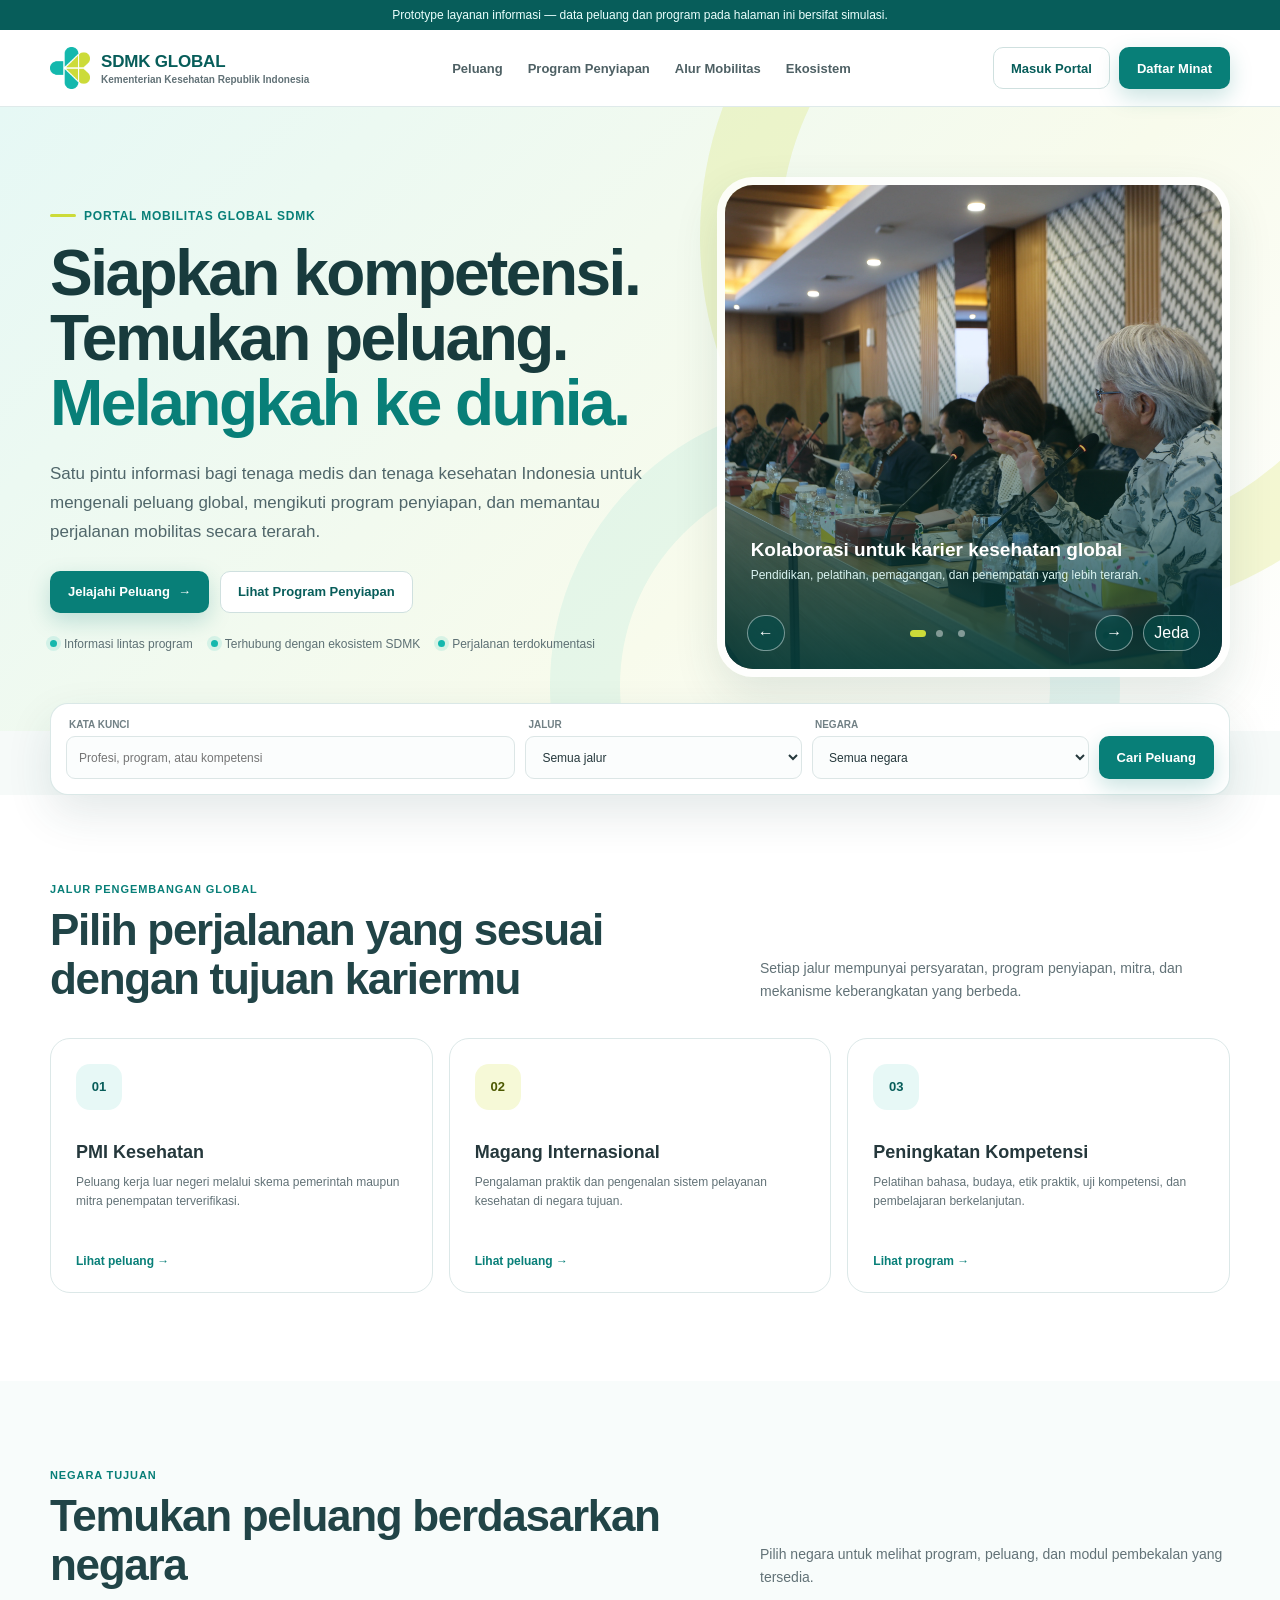
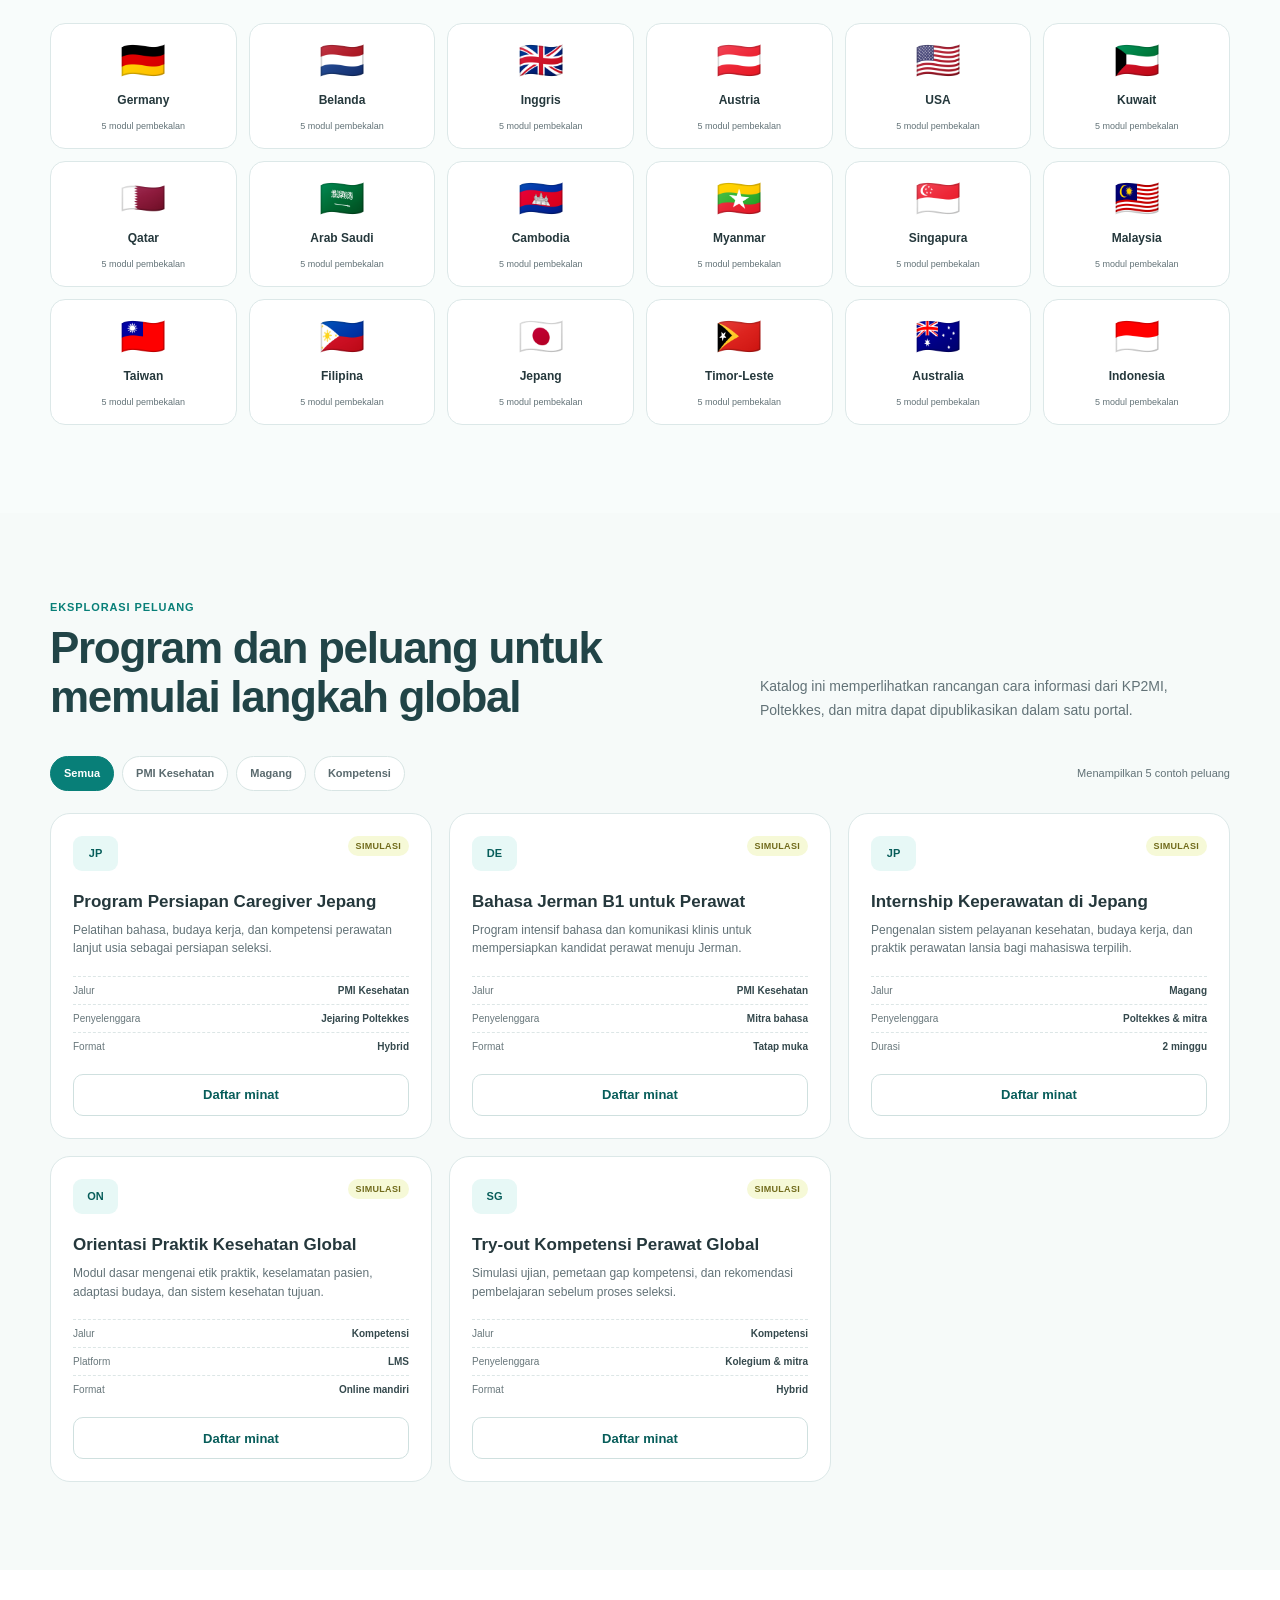
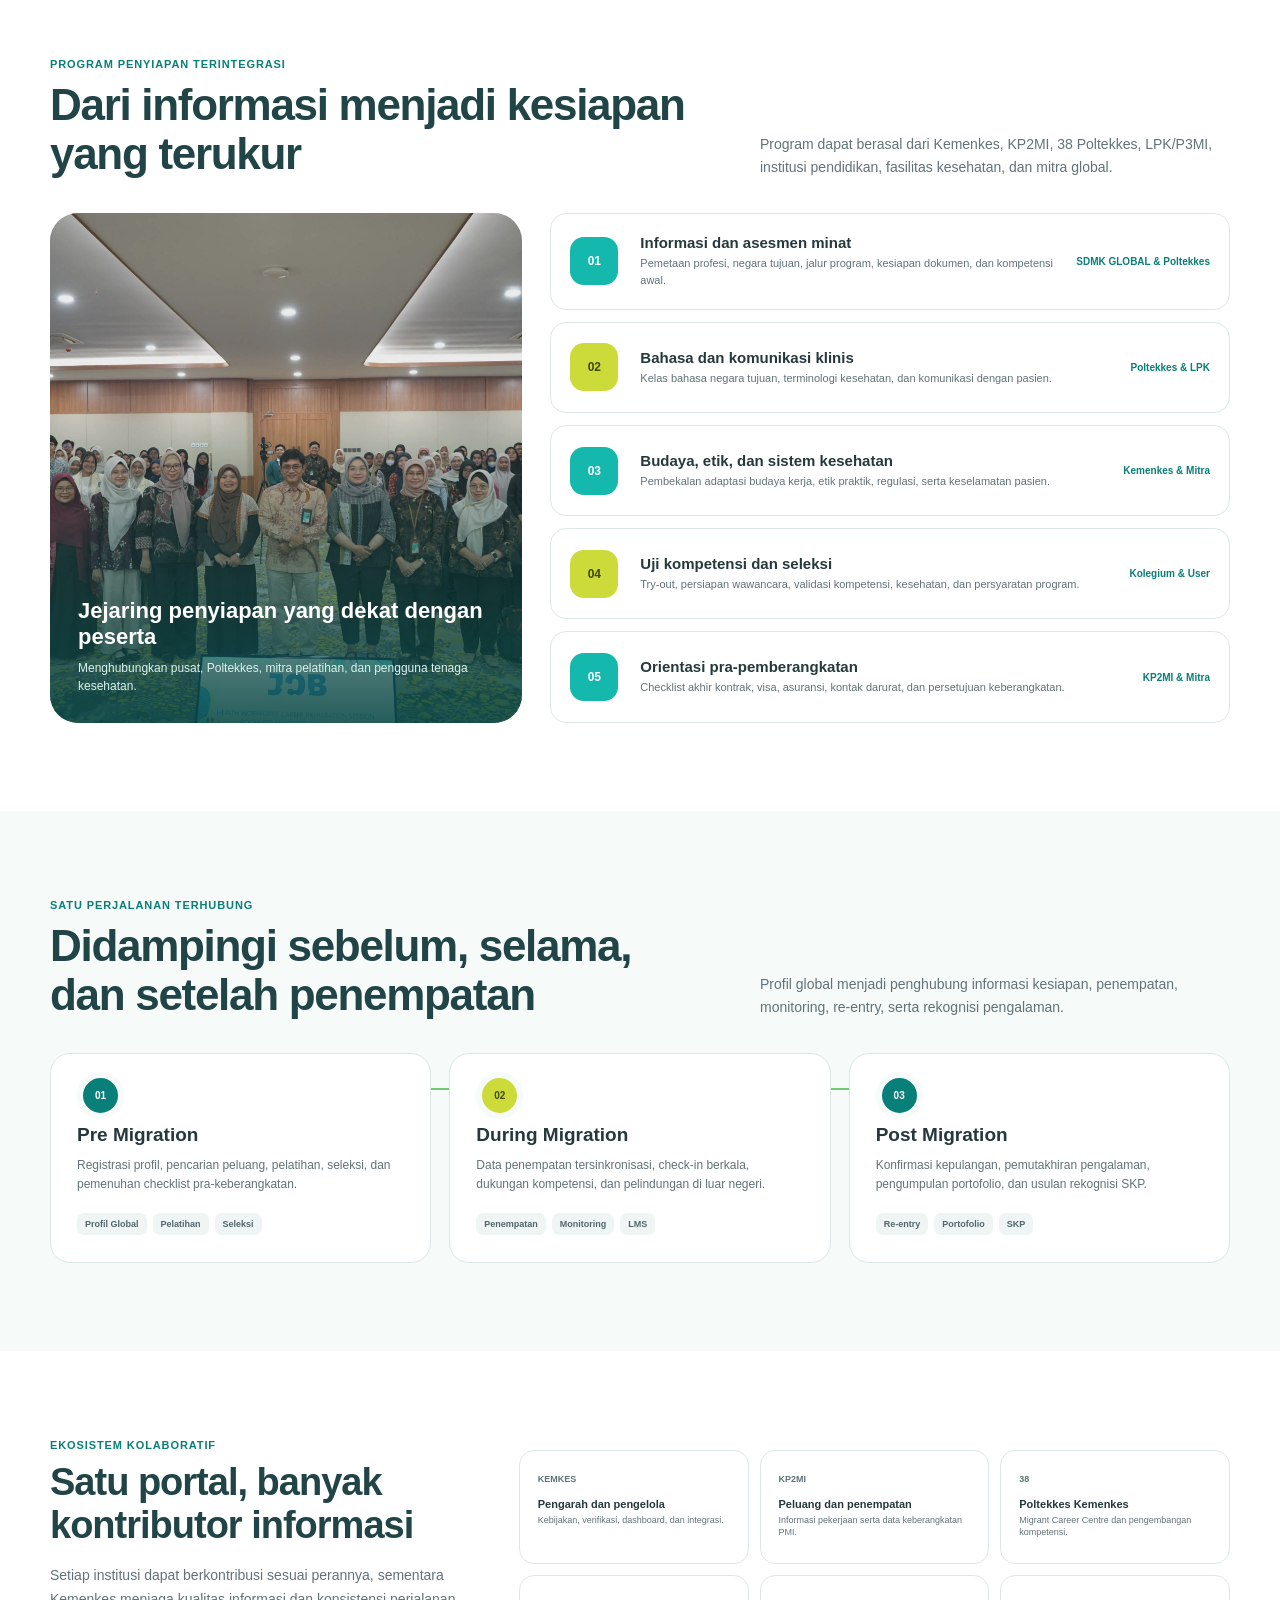
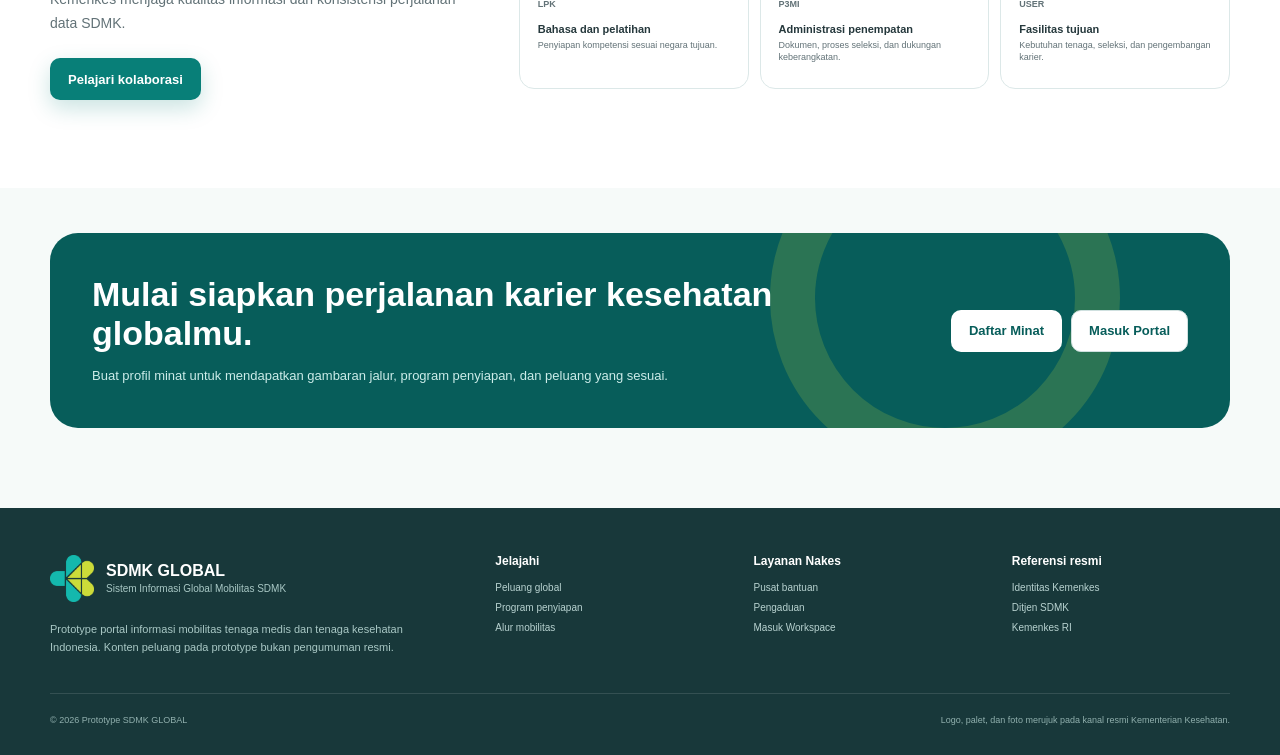
<file: index.html>
<!doctype html>
<html lang="id"><head><meta charset="utf-8"><meta name="viewport" content="width=device-width, initial-scale=1"><meta http-equiv="refresh" content="0; url=landing-page.html"><title>SDMK GLOBAL</title></head><body><p><a href="landing-page.html">Buka portal SDMK GLOBAL</a></p></body></html>
</file>
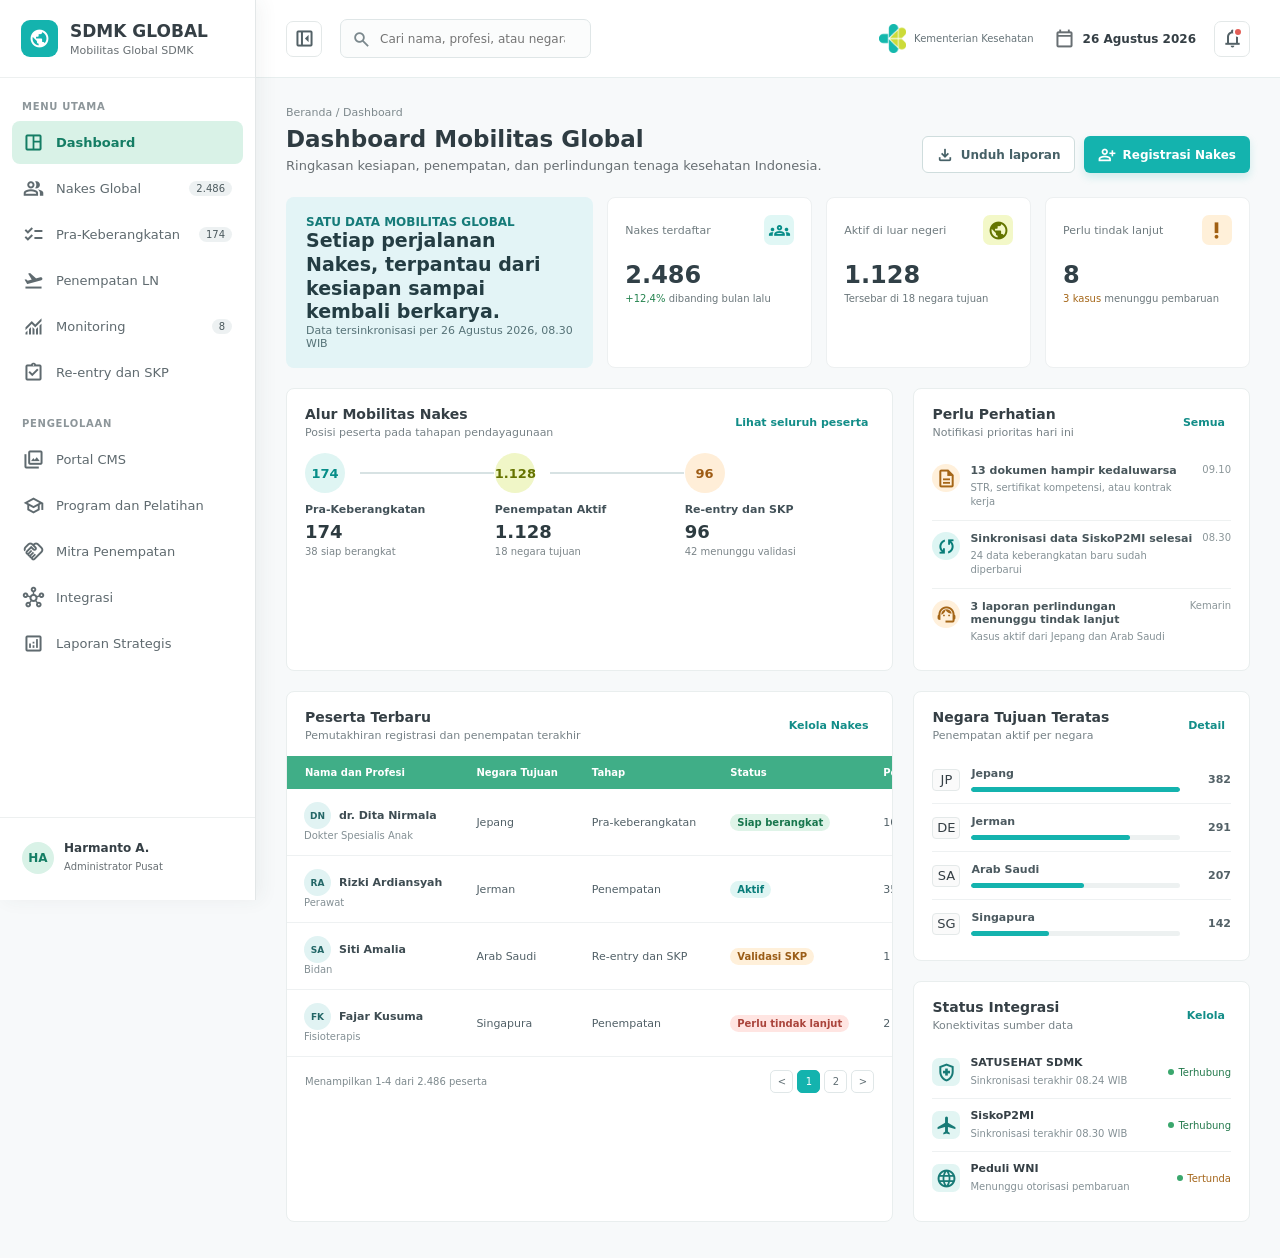
<file: admin.html>
<!doctype html>
<html lang="id">
  <head>
    <meta charset="UTF-8" />
    <meta name="viewport" content="width=device-width, initial-scale=1.0" />
    <title>SDMK GLOBAL - Dashboard</title>
    <link rel="preconnect" href="https://fonts.googleapis.com" />
    <link rel="preconnect" href="https://fonts.gstatic.com" crossorigin />
    <link
      href="https://fonts.googleapis.com/css2?family=Material+Symbols+Outlined:opsz,wght,FILL,GRAD@20..48,300..700,0..1,-50..200"
      rel="stylesheet"
    />
    <style>
      :root {
        --primary-color: #e3f4f6;
        --secondary-color: #dde0e5;
        --primary-text-color: #353f45;
        --secondary-text-color: #686f73;
        --primary-button-color: #14b3ae;
        --secondary-button-color: #cedc27;
        --chevron-color: #40ae87;
        --success: #2e8b57;
        --warning: #b7791f;
        --danger: #c0564e;
        --sidebar-width: 256px;
      }

      * { box-sizing: border-box; }

      body {
        margin: 0;
        min-width: 320px;
        color: var(--primary-text-color);
        background: #f7f9fa;
        font-family: Inter, ui-sans-serif, system-ui, -apple-system, BlinkMacSystemFont, "Segoe UI", sans-serif;
      }

      button, input, select, textarea { font: inherit; }
      button { cursor: pointer; }

      .material-symbols-outlined {
        font-variation-settings: "FILL" 0, "wght" 500, "GRAD" 0, "opsz" 24;
        font-size: 21px;
        line-height: 1;
      }

      .app-shell { min-height: 100vh; }

      .sidebar {
        position: fixed;
        inset: 0 auto 0 0;
        z-index: 20;
        display: flex;
        width: var(--sidebar-width);
        flex-direction: column;
        overflow: hidden;
        border-right: 1px solid #e3e7e8;
        background: #fff;
        box-shadow: 5px 0 18px rgba(53, 63, 69, 0.06);
        transition: width 180ms ease;
      }

      .brand {
        display: flex;
        min-height: 78px;
        align-items: center;
        gap: 12px;
        padding: 0 21px;
        border-bottom: 1px solid #edf0f0;
        white-space: nowrap;
      }

      .brand-mark {
        display: grid;
        width: 37px;
        height: 37px;
        flex: 0 0 37px;
        place-items: center;
        border-radius: 9px;
        color: #fff;
        background: var(--primary-button-color);
      }

      .brand h1 { margin: 0; font-size: 17px; letter-spacing: 0; }
      .brand p { margin: 3px 0 0; color: var(--secondary-text-color); font-size: 11px; }

      .nav { flex: 1; padding: 18px 12px; overflow-y: auto; }
      .nav-label { margin: 5px 10px 9px; color: #8d969a; font-size: 10px; font-weight: 700; letter-spacing: .7px; }
      .nav-label.spaced { margin-top: 24px; }

      .nav-item {
        display: flex;
        width: 100%;
        min-height: 43px;
        align-items: center;
        gap: 12px;
        margin: 3px 0;
        padding: 0 11px;
        border: 0;
        border-radius: 8px;
        color: #5f6a6f;
        background: transparent;
        text-align: left;
      }

      .nav-item:hover { background: #f2f5f5; }
      .nav-item.active { color: #147d64; background: #d9f2e7; font-weight: 700; }
      .nav-item .nav-text { flex: 1; font-size: 13px; }
      .nav-item .nav-count { padding: 2px 7px; border-radius: 999px; color: #4c5a5e; background: #edf1f2; font-size: 10px; }
      .nav-item.active .nav-count { color: #147d64; background: #bce7d3; }

      .sidebar-footer { padding: 14px 12px 17px; border-top: 1px solid #edf0f0; }
      .profile { display: flex; align-items: center; gap: 10px; padding: 9px 10px; }
      .profile-avatar { display: grid; width: 32px; height: 32px; place-items: center; border-radius: 50%; color: #147d64; background: #d9f2e7; font-size: 12px; font-weight: 700; }
      .profile strong { display: block; font-size: 12px; }
      .profile span { color: var(--secondary-text-color); font-size: 10px; }

      .sidebar.collapsed { width: 68px; }
      .sidebar.collapsed .brand { padding: 0 15px; }
      .sidebar.collapsed .brand-copy, .sidebar.collapsed .nav-label, .sidebar.collapsed .nav-text, .sidebar.collapsed .nav-count, .sidebar.collapsed .profile-copy { display: none; }
      .sidebar.collapsed .nav { padding: 18px 10px; }
      .sidebar.collapsed .nav-item { justify-content: center; padding: 0; }
      .sidebar.collapsed .profile { justify-content: center; padding: 8px 0; }

      .main { min-height: 100vh; margin-left: var(--sidebar-width); transition: margin-left 180ms ease; }
      .main.is-collapsed { margin-left: 68px; }

      .topbar {
        position: sticky;
        top: 0;
        z-index: 10;
        display: flex;
        min-height: 78px;
        align-items: center;
        gap: 18px;
        padding: 0 30px;
        border-bottom: 1px solid #e7eeee;
        background: rgba(255, 255, 255, .96);
        backdrop-filter: blur(8px);
      }

      .icon-button {
        display: grid;
        width: 36px;
        height: 36px;
        flex: 0 0 36px;
        place-items: center;
        border: 1px solid #e3e8e8;
        border-radius: 7px;
        color: #536166;
        background: #fff;
      }

      .icon-button:hover { color: #087f7a; border-color: #8cd4cf; background: #f1fbfa; }
      .search { position: relative; max-width: 390px; flex: 1; }
      .search .material-symbols-outlined { position: absolute; top: 11px; left: 12px; color: #7b888d; font-size: 19px; }
      .search input { width: 100%; height: 39px; padding: 0 13px 0 39px; border: 1px solid #dfe6e7; border-radius: 7px; outline: none; color: var(--primary-text-color); background: #fbfcfc; font-size: 12px; }
      .search input:focus { border-color: var(--primary-button-color); box-shadow: 0 0 0 3px rgba(20, 179, 174, .12); }
      .topbar-spacer { flex: 1; }
      .ministry-brand { display: flex; align-items: center; gap: 7px; padding-right: 2px; color: #667378; font-size: 10px; }
      .ministry-brand img { width: 29px; height: 29px; object-fit: contain; }
      .period { display: flex; align-items: center; gap: 8px; color: var(--secondary-text-color); font-size: 12px; }
      .period strong { color: var(--primary-text-color); font-weight: 650; }
      .notification { position: relative; }
      .notification::after { position: absolute; top: 5px; right: 6px; width: 6px; height: 6px; border: 2px solid #fff; border-radius: 50%; background: #e25d55; content: ""; }

      .content { padding: 28px 30px 36px; }
      .page-heading { display: flex; align-items: flex-end; justify-content: space-between; gap: 20px; margin-bottom: 24px; }
      .breadcrumb { margin-bottom: 7px; color: #7e898d; font-size: 11px; }
      .page-heading h2 { margin: 0; color: #2f3c42; font-size: 23px; letter-spacing: 0; }
      .page-heading p { margin: 6px 0 0; color: var(--secondary-text-color); font-size: 13px; }
      .header-actions { display: flex; gap: 9px; }

      .button { display: inline-flex; min-height: 37px; align-items: center; justify-content: center; gap: 7px; padding: 0 13px; border: 1px solid transparent; border-radius: 6px; font-size: 12px; font-weight: 650; }
      .button.secondary { border-color: #cfdddd; color: #466167; background: #fff; }
      .button.primary { color: #fff; background: var(--primary-button-color); box-shadow: 0 4px 9px rgba(20, 179, 174, .18); }
      .button.primary:hover { background: #01897b; }
      .button .material-symbols-outlined { font-size: 18px; }

      .summary-strip { display: grid; grid-template-columns: minmax(270px, 1.5fr) repeat(3, minmax(150px, 1fr)); gap: 14px; margin-bottom: 20px; }
      .summary-intro { display: flex; min-height: 117px; flex-direction: column; justify-content: space-between; padding: 18px 20px; border-radius: 8px; background: var(--primary-color); }
      .summary-intro span { color: #167b79; font-size: 12px; font-weight: 700; }
      .summary-intro strong { max-width: 410px; color: #243d43; font-size: 19px; line-height: 1.25; }
      .summary-intro small { color: #567277; font-size: 11px; }
      .stat { min-height: 117px; padding: 17px; border: 1px solid #edf0f1; border-radius: 8px; background: #fff; }
      .stat-head { display: flex; align-items: center; justify-content: space-between; color: #6f7b7f; font-size: 11px; }
      .stat-icon { display: grid; width: 30px; height: 30px; place-items: center; border-radius: 7px; }
      .stat-icon.teal { color: #078d88; background: #e0f7f5; }
      .stat-icon.lime { color: #647500; background: #f3f8c8; }
      .stat-icon.orange { color: #a16013; background: #fff0d9; }
      .stat-value { margin-top: 16px; color: #314047; font-size: 24px; font-weight: 750; }
      .stat-note { margin-top: 4px; color: #6b777b; font-size: 10px; }
      .up { color: #25834f; }
      .attention { color: #a56719; }

      .main-grid { display: grid; grid-template-columns: minmax(0, 1.48fr) minmax(285px, .82fr); gap: 20px; }
      .panel { min-width: 0; border: 1px solid #e9eeee; border-radius: 8px; background: #fff; }
      .panel-header { display: flex; align-items: center; justify-content: space-between; gap: 10px; padding: 17px 18px 14px; }
      .panel-header h3 { margin: 0; font-size: 14px; }
      .panel-header p { margin: 4px 0 0; color: #778287; font-size: 11px; }
      .text-link { border: 0; color: #128d88; background: transparent; font-size: 11px; font-weight: 650; }

      .pipeline { display: flex; padding: 0 18px 19px; }
      .stage { position: relative; flex: 1; min-width: 0; padding-right: 13px; }
      .stage:not(:last-child)::after { position: absolute; top: 19px; right: 1px; left: 55px; height: 2px; background: #d7e2e3; content: ""; }
      .stage-number { position: relative; z-index: 1; display: grid; width: 40px; height: 40px; place-items: center; border-radius: 50%; color: #078d88; background: #dff5f3; font-size: 13px; font-weight: 750; }
      .stage:nth-child(2) .stage-number { color: #657300; background: #f0f6c7; }
      .stage:nth-child(3) .stage-number { color: #9e5c15; background: #ffeed8; }
      .stage-title { margin: 10px 0 5px; color: #425158; font-size: 11px; font-weight: 700; }
      .stage-total { color: #2d3b40; font-size: 18px; font-weight: 750; }
      .stage-detail { margin-top: 4px; color: #7b8589; font-size: 10px; }

      .alerts { padding: 0 18px 15px; }
      .alert-row { display: flex; align-items: flex-start; gap: 10px; padding: 11px 0; border-top: 1px solid #eef1f1; }
      .alert-row:first-child { border-top: 0; }
      .alert-mark { display: grid; width: 28px; height: 28px; flex: 0 0 28px; place-items: center; border-radius: 50%; }
      .alert-mark.warning { color: #a56617; background: #fff0db; }
      .alert-mark.info { color: #087d78; background: #ddf5f3; }
      .alert-copy { flex: 1; }
      .alert-copy strong { display: block; color: #47555a; font-size: 11px; }
      .alert-copy span { display: block; margin-top: 4px; color: #849095; font-size: 10px; line-height: 1.4; }
      .alert-time { color: #8b9699; font-size: 10px; white-space: nowrap; }

      .lower-grid { display: grid; grid-template-columns: minmax(0, 1.48fr) minmax(285px, .82fr); gap: 20px; margin-top: 20px; }
      .table-wrap { overflow-x: auto; }
      table { width: 100%; border-collapse: collapse; white-space: nowrap; }
      th { padding: 11px 17px; color: #fff; background: var(--chevron-color); font-size: 10px; font-weight: 700; text-align: left; }
      th:first-child { padding-left: 18px; }
      td { padding: 13px 17px; border-bottom: 1px solid #eef1f2; color: #516067; font-size: 11px; }
      tbody tr:hover { background: #fbfdfd; }
      tbody tr:last-child td { border-bottom: 0; }
      .person { display: flex; align-items: center; gap: 8px; color: #3e4c52; font-weight: 650; }
      .person-avatar { display: grid; width: 27px; height: 27px; place-items: center; border-radius: 50%; color: #236767; background: #e1f3f3; font-size: 9px; font-weight: 750; }
      .chip { display: inline-flex; align-items: center; padding: 3px 7px; border-radius: 999px; font-size: 10px; font-weight: 650; }
      .chip.ready { color: #18764d; background: #dff4e8; }
      .chip.review { color: #9a5c16; background: #fff0da; }
      .chip.depart { color: #087c79; background: #dff5f3; }
      .chip.risk { color: #aa453c; background: #ffe5e2; }
      .panel-footer { display: flex; align-items: center; justify-content: space-between; padding: 13px 18px; border-top: 1px solid #eef1f2; color: #7d898d; font-size: 10px; }
      .pagination { display: flex; gap: 4px; }
      .page-dot { display: grid; width: 23px; height: 23px; place-items: center; border: 1px solid #e0e7e8; border-radius: 5px; color: #637176; background: #fff; font-size: 10px; }
      .page-dot.active { border-color: var(--primary-button-color); color: #fff; background: var(--primary-button-color); }

      .country-list { padding: 0 18px 13px; }
      .country-row { display: grid; grid-template-columns: 30px minmax(100px, 1fr) 42px; gap: 9px; align-items: center; padding: 11px 0; border-top: 1px solid #eef1f2; }
      .country-row:first-child { border-top: 0; }
      .flag { display: grid; width: 28px; height: 22px; place-items: center; border: 1px solid #e4e9e9; border-radius: 4px; background: #fafafa; font-size: 13px; }
      .country-name { color: #4c5a60; font-size: 11px; font-weight: 650; }
      .country-bar { height: 5px; margin-top: 7px; overflow: hidden; border-radius: 99px; background: #edf1f1; }
      .country-bar span { display: block; height: 100%; border-radius: inherit; background: #14b3ae; }
      .country-total { color: #536167; font-size: 11px; font-weight: 700; text-align: right; }

      .integration-status { padding: 0 18px 17px; }
      .system-line { display: flex; align-items: center; gap: 10px; padding: 10px 0; border-top: 1px solid #eef1f2; }
      .system-line:first-child { border-top: 0; }
      .system-mark { display: grid; width: 28px; height: 28px; place-items: center; border-radius: 7px; color: #177a76; background: #e2f5f3; }
      .system-copy { flex: 1; }
      .system-copy strong { display: block; font-size: 11px; }
      .system-copy span { color: #849095; font-size: 10px; }
      .status-online { display: inline-flex; align-items: center; gap: 4px; color: #23794c; font-size: 10px; }
      .status-online::before { width: 6px; height: 6px; border-radius: 50%; background: #3aa76d; content: ""; }
      .status-pending { color: #a4651a; }

      .modal-backdrop { position: fixed; inset: 0; z-index: 40; display: none; align-items: center; justify-content: center; padding: 24px; background: rgba(40, 54, 58, .42); }
      .modal-backdrop.show { display: flex; }
      .modal { display: flex; width: min(880px, 100%); max-height: min(720px, calc(100vh - 48px)); flex-direction: column; overflow: hidden; border-radius: 8px; background: #fff; box-shadow: 0 22px 60px rgba(31, 47, 50, .28); }
      .modal-header { display: flex; align-items: flex-start; justify-content: space-between; gap: 16px; padding: 20px 22px 17px; border-bottom: 1px solid #e8eeee; }
      .modal-kicker { margin: 0 0 5px; color: #168781; font-size: 10px; font-weight: 750; letter-spacing: .65px; }
      .modal-header h3 { margin: 0; font-size: 18px; }
      .modal-header p { margin: 5px 0 0; color: #748186; font-size: 12px; }
      .modal-close { display: grid; width: 32px; height: 32px; place-items: center; border: 0; border-radius: 6px; color: #68767b; background: #f2f5f5; }
      .modal-close:hover { color: #087f7a; background: #e2f5f3; }
      .form-steps { display: grid; grid-template-columns: repeat(3, 1fr); gap: 0; padding: 16px 22px 0; }
      .form-step { position: relative; display: flex; align-items: center; gap: 8px; color: #879296; font-size: 11px; font-weight: 650; }
      .form-step:not(:last-child)::after { position: absolute; top: 14px; right: 8px; left: 31px; height: 2px; background: #dfe7e8; content: ""; }
      .form-step strong { position: relative; z-index: 1; display: grid; width: 28px; height: 28px; place-items: center; border-radius: 50%; color: #6f7e83; background: #eaf0f0; font-size: 11px; }
      .form-step > span { position: relative; z-index: 2; padding-right: 10px; background: #fff; }
      .form-step.active, .form-step.done { color: #167a75; }
      .form-step.active strong, .form-step.done strong { color: #fff; background: var(--primary-button-color); }
      .form-step.done::after { background: var(--primary-button-color); }
      .form-body { min-height: 340px; padding: 22px; overflow-y: auto; }
      .step-panel { display: none; }
      .step-panel.active { display: block; }
      .step-panel h4 { margin: 0; font-size: 14px; }
      .step-panel > p { margin: 5px 0 18px; color: #778489; font-size: 12px; }
      .form-grid { display: grid; grid-template-columns: repeat(2, minmax(0, 1fr)); gap: 15px; }
      .field.full { grid-column: 1 / -1; }
      .field label { display: block; margin-bottom: 6px; color: #4e5b60; font-size: 11px; font-weight: 650; }
      .field label span { color: #c14e45; }
      .field input, .field select, .field textarea { width: 100%; height: 38px; padding: 0 10px; border: 1px solid #dce5e6; border-radius: 6px; outline: none; color: #3e4d53; background: #fff; font-size: 12px; }
      .field textarea { min-height: 84px; padding: 10px; resize: vertical; line-height: 1.45; }
      .field input:focus, .field select:focus, .field textarea:focus { border-color: var(--primary-button-color); box-shadow: 0 0 0 3px rgba(20, 179, 174, .11); }
      .field-help { display: block; margin-top: 5px; color: #849095; font-size: 10px; line-height: 1.4; }
      .form-intro { display: flex; align-items: flex-start; gap: 10px; margin-bottom: 18px; padding: 12px; border: 1px solid #dcefed; border-radius: 7px; color: #506b70; background: #f4fbfa; font-size: 11px; line-height: 1.45; }
      .form-intro .material-symbols-outlined { color: #138c87; font-size: 19px; }
      .actionable-line { cursor: pointer; border-radius: 6px; }
      .actionable-line:hover { background: #f4fbfa; }
      .upload-box { display: flex; min-height: 76px; align-items: center; gap: 10px; padding: 12px; border: 1px dashed #9fcfcc; border-radius: 7px; color: #527075; background: #f7fcfc; }
      .upload-box .material-symbols-outlined { color: #148c87; }
      .upload-box strong { display: block; font-size: 11px; }
      .upload-box span { color: #7d8b90; font-size: 10px; }
      .check-row { display: flex; align-items: flex-start; gap: 9px; padding: 11px 12px; border: 1px solid #e3eaeb; border-radius: 6px; background: #fbfcfc; }
      .check-row + .check-row { margin-top: 9px; }
      .check-row input { width: 15px; height: 15px; margin: 1px 0 0; accent-color: var(--primary-button-color); }
      .check-row strong { display: block; color: #4b595e; font-size: 11px; }
      .check-row span { display: block; margin-top: 3px; color: #7d898d; font-size: 10px; line-height: 1.4; }
      .modal-footer { display: flex; align-items: center; justify-content: space-between; gap: 12px; padding: 15px 22px; border-top: 1px solid #e8eeee; background: #fbfcfc; }
      .modal-footer .hint { color: #7a878c; font-size: 10px; }
      .modal-actions { display: flex; gap: 8px; }

      .toast { position: fixed; right: 24px; bottom: 24px; z-index: 50; display: flex; width: min(330px, calc(100vw - 40px)); align-items: center; gap: 10px; padding: 13px 14px; border: 1px solid #bde7e3; border-radius: 8px; color: #21625f; background: #effcfb; box-shadow: 0 12px 32px rgba(48, 74, 77, .15); font-size: 12px; opacity: 0; pointer-events: none; transform: translateY(12px); transition: 180ms ease; }
      .toast.show { opacity: 1; transform: translateY(0); }
      .toast .material-symbols-outlined { color: #07988f; }

      @media (max-width: 1080px) {
        .summary-strip { grid-template-columns: 1.3fr repeat(3, 1fr); }
        .main-grid, .lower-grid { grid-template-columns: 1fr; }
      }

      @media (max-width: 760px) {
        .sidebar { width: 68px; }
        .sidebar .brand { padding: 0 15px; }
        .sidebar .brand-copy, .sidebar .nav-label, .sidebar .nav-text, .sidebar .nav-count, .sidebar .profile-copy { display: none; }
        .sidebar .nav { padding: 18px 10px; }
        .sidebar .nav-item { justify-content: center; padding: 0; }
        .sidebar .profile { justify-content: center; padding: 8px 0; }
        .main { margin-left: 68px; }
        .topbar { min-height: 66px; padding: 0 14px; gap: 10px; }
        .search { max-width: none; }
        .topbar-spacer, .ministry-brand, .period, .collapse-toggle { display: none; }
        .content { padding: 20px 15px 28px; }
        .page-heading { align-items: flex-start; flex-direction: column; margin-bottom: 18px; }
        .header-actions { width: 100%; }
        .header-actions .button { flex: 1; }
        .summary-strip { grid-template-columns: 1fr; }
        .summary-intro, .stat { min-height: 96px; }
        .pipeline { gap: 9px; }
        .stage { padding-right: 0; }
        .stage:not(:last-child)::after { right: -5px; left: 41px; }
        .stage-title { min-height: 28px; font-size: 10px; }
        .panel-header { padding-right: 14px; padding-left: 14px; }
        .modal-backdrop { padding: 12px; }
        .modal { max-height: calc(100vh - 24px); }
        .form-grid { grid-template-columns: 1fr; }
        .form-step { font-size: 9px; }
        .form-step:not(:last-child)::after { right: 4px; left: 29px; }
      }
    </style>
      <link rel="stylesheet" href="assets/hero-slider.css" />
  </head>
  <body>
    <div class="app-shell">
      <aside class="sidebar" id="sidebar">
        <div class="brand">
          <div class="brand-mark"><span class="material-symbols-outlined">public</span></div>
          <div class="brand-copy"><h1>SDMK GLOBAL</h1><p>Mobilitas Global SDMK</p></div>
        </div>

        <nav class="nav" aria-label="Navigasi utama">
          <p class="nav-label">MENU UTAMA</p>
          <button class="nav-item active" data-page="Dashboard"><span class="material-symbols-outlined">space_dashboard</span><span class="nav-text">Dashboard</span></button>
          <button class="nav-item" data-page="Nakes Global"><span class="material-symbols-outlined">group</span><span class="nav-text">Nakes Global</span><span class="nav-count">2.486</span></button>
          <button class="nav-item" data-page="Pra-Keberangkatan"><span class="material-symbols-outlined">checklist</span><span class="nav-text">Pra-Keberangkatan</span><span class="nav-count">174</span></button>
          <button class="nav-item" data-page="Penempatan LN"><span class="material-symbols-outlined">flight_takeoff</span><span class="nav-text">Penempatan LN</span></button>
          <button class="nav-item" data-page="Monitoring"><span class="material-symbols-outlined">monitoring</span><span class="nav-text">Monitoring</span><span class="nav-count">8</span></button>
          <button class="nav-item" data-page="Re-entry dan SKP"><span class="material-symbols-outlined">assignment_turned_in</span><span class="nav-text">Re-entry dan SKP</span></button>

          <p class="nav-label spaced">PENGELOLAAN</p>
          <button class="nav-item" data-page="Portal CMS"><span class="material-symbols-outlined">photo_library</span><span class="nav-text">Portal CMS</span></button>
          <button class="nav-item" data-page="Program dan Pelatihan"><span class="material-symbols-outlined">school</span><span class="nav-text">Program dan Pelatihan</span></button>
          <button class="nav-item" data-page="Mitra Penempatan"><span class="material-symbols-outlined">handshake</span><span class="nav-text">Mitra Penempatan</span></button>
          <button class="nav-item" data-page="Integrasi"><span class="material-symbols-outlined">hub</span><span class="nav-text">Integrasi</span></button>
          <button class="nav-item" data-page="Laporan Strategis"><span class="material-symbols-outlined">analytics</span><span class="nav-text">Laporan Strategis</span></button>
        </nav>

        <div class="sidebar-footer">
          <div class="profile">
            <div class="profile-avatar">HA</div>
            <div class="profile-copy"><strong>Harmanto A.</strong><span>Administrator Pusat</span></div>
          </div>
        </div>
      </aside>

      <main class="main" id="mainContent">
        <header class="topbar">
          <button class="icon-button collapse-toggle" id="collapseButton" title="Ciutkan sidebar" aria-label="Ciutkan sidebar"><span class="material-symbols-outlined">left_panel_close</span></button>
          <label class="search"><span class="material-symbols-outlined">search</span><input id="globalSearch" type="search" placeholder="Cari nama, profesi, atau negara" /></label>
          <div class="topbar-spacer"></div>
          <div class="ministry-brand"><img src="assets/logo-kemenkes.png" alt="Kementerian Kesehatan" /><span>Kementerian Kesehatan</span></div>
          <div class="period"><span class="material-symbols-outlined">calendar_today</span><strong>26 Agustus 2026</strong></div>
          <button class="icon-button notification" id="notificationButton" title="Notifikasi" aria-label="Notifikasi"><span class="material-symbols-outlined">notifications</span></button>
        </header>

        <section class="content">
          <div class="page-heading">
            <div>
              <div class="breadcrumb">Beranda / <span id="breadcrumbPage">Dashboard</span></div>
              <h2 id="pageTitle">Dashboard Mobilitas Global</h2>
              <p id="pageDescription">Ringkasan kesiapan, penempatan, dan perlindungan tenaga kesehatan Indonesia.</p>
            </div>
            <div class="header-actions">
              <button class="button secondary" id="downloadButton"><span class="material-symbols-outlined">download</span>Unduh laporan</button>
              <button class="button primary" id="registerButton"><span class="material-symbols-outlined">person_add</span>Registrasi Nakes</button>
            </div>
          </div>

          <div id="dynamicContent">
          <section class="summary-strip" aria-label="Ringkasan utama">
            <div class="summary-intro">
              <span>SATU DATA MOBILITAS GLOBAL</span>
              <strong>Setiap perjalanan Nakes, terpantau dari kesiapan sampai kembali berkarya.</strong>
              <small>Data tersinkronisasi per 26 Agustus 2026, 08.30 WIB</small>
            </div>
            <div class="stat">
              <div class="stat-head"><span>Nakes terdaftar</span><span class="stat-icon teal material-symbols-outlined">groups</span></div>
              <div class="stat-value">2.486</div>
              <div class="stat-note"><span class="up">+12,4%</span> dibanding bulan lalu</div>
            </div>
            <div class="stat">
              <div class="stat-head"><span>Aktif di luar negeri</span><span class="stat-icon lime material-symbols-outlined">public</span></div>
              <div class="stat-value">1.128</div>
              <div class="stat-note">Tersebar di 18 negara tujuan</div>
            </div>
            <div class="stat">
              <div class="stat-head"><span>Perlu tindak lanjut</span><span class="stat-icon orange material-symbols-outlined">priority_high</span></div>
              <div class="stat-value">8</div>
              <div class="stat-note"><span class="attention">3 kasus</span> menunggu pembaruan</div>
            </div>
          </section>

          <section class="main-grid">
            <article class="panel">
              <div class="panel-header"><div><h3>Alur Mobilitas Nakes</h3><p>Posisi peserta pada tahapan pendayagunaan</p></div><button class="text-link" data-toast="Membuka daftar seluruh peserta">Lihat seluruh peserta</button></div>
              <div class="pipeline">
                <div class="stage"><div class="stage-number">174</div><div class="stage-title">Pra-Keberangkatan</div><div class="stage-total">174</div><div class="stage-detail">38 siap berangkat</div></div>
                <div class="stage"><div class="stage-number">1.128</div><div class="stage-title">Penempatan Aktif</div><div class="stage-total">1.128</div><div class="stage-detail">18 negara tujuan</div></div>
                <div class="stage"><div class="stage-number">96</div><div class="stage-title">Re-entry dan SKP</div><div class="stage-total">96</div><div class="stage-detail">42 menunggu validasi</div></div>
              </div>
            </article>

            <article class="panel">
              <div class="panel-header"><div><h3>Perlu Perhatian</h3><p>Notifikasi prioritas hari ini</p></div><button class="text-link" data-toast="Membuka semua notifikasi">Semua</button></div>
              <div class="alerts">
                <div class="alert-row"><div class="alert-mark warning"><span class="material-symbols-outlined">description</span></div><div class="alert-copy"><strong>13 dokumen hampir kedaluwarsa</strong><span>STR, sertifikat kompetensi, atau kontrak kerja</span></div><div class="alert-time">09.10</div></div>
                <div class="alert-row"><div class="alert-mark info"><span class="material-symbols-outlined">sync</span></div><div class="alert-copy"><strong>Sinkronisasi data SiskoP2MI selesai</strong><span>24 data keberangkatan baru sudah diperbarui</span></div><div class="alert-time">08.30</div></div>
                <div class="alert-row"><div class="alert-mark warning"><span class="material-symbols-outlined">support_agent</span></div><div class="alert-copy"><strong>3 laporan perlindungan menunggu tindak lanjut</strong><span>Kasus aktif dari Jepang dan Arab Saudi</span></div><div class="alert-time">Kemarin</div></div>
              </div>
            </article>
          </section>

          <section class="lower-grid">
            <article class="panel">
              <div class="panel-header"><div><h3>Peserta Terbaru</h3><p>Pemutakhiran registrasi dan penempatan terakhir</p></div><button class="text-link" data-toast="Membuka daftar Nakes Global">Kelola Nakes</button></div>
              <div class="table-wrap">
                <table>
                  <thead><tr><th>Nama dan Profesi</th><th>Negara Tujuan</th><th>Tahap</th><th>Status</th><th>Pembaruan</th></tr></thead>
                  <tbody>
                    <tr><td><div class="person"><span class="person-avatar">DN</span>dr. Dita Nirmala</div><span style="color:#849095;font-size:10px">Dokter Spesialis Anak</span></td><td>Jepang</td><td>Pra-keberangkatan</td><td><span class="chip ready">Siap berangkat</span></td><td>10 menit lalu</td></tr>
                    <tr><td><div class="person"><span class="person-avatar">RA</span>Rizki Ardiansyah</div><span style="color:#849095;font-size:10px">Perawat</span></td><td>Jerman</td><td>Penempatan</td><td><span class="chip depart">Aktif</span></td><td>35 menit lalu</td></tr>
                    <tr><td><div class="person"><span class="person-avatar">SA</span>Siti Amalia</div><span style="color:#849095;font-size:10px">Bidan</span></td><td>Arab Saudi</td><td>Re-entry dan SKP</td><td><span class="chip review">Validasi SKP</span></td><td>1 jam lalu</td></tr>
                    <tr><td><div class="person"><span class="person-avatar">FK</span>Fajar Kusuma</div><span style="color:#849095;font-size:10px">Fisioterapis</span></td><td>Singapura</td><td>Penempatan</td><td><span class="chip risk">Perlu tindak lanjut</span></td><td>2 jam lalu</td></tr>
                  </tbody>
                </table>
              </div>
              <div class="panel-footer"><span>Menampilkan 1-4 dari 2.486 peserta</span><div class="pagination"><button class="page-dot" aria-label="Halaman sebelumnya">&lt;</button><button class="page-dot active">1</button><button class="page-dot">2</button><button class="page-dot">&gt;</button></div></div>
            </article>

            <div style="display:grid;gap:20px">
              <article class="panel">
                <div class="panel-header"><div><h3>Negara Tujuan Teratas</h3><p>Penempatan aktif per negara</p></div><button class="text-link" data-toast="Membuka peta persebaran">Detail</button></div>
                <div class="country-list">
                  <div class="country-row"><div class="flag">JP</div><div><div class="country-name">Jepang</div><div class="country-bar"><span style="width:100%"></span></div></div><div class="country-total">382</div></div>
                  <div class="country-row"><div class="flag">DE</div><div><div class="country-name">Jerman</div><div class="country-bar"><span style="width:76%"></span></div></div><div class="country-total">291</div></div>
                  <div class="country-row"><div class="flag">SA</div><div><div class="country-name">Arab Saudi</div><div class="country-bar"><span style="width:54%"></span></div></div><div class="country-total">207</div></div>
                  <div class="country-row"><div class="flag">SG</div><div><div class="country-name">Singapura</div><div class="country-bar"><span style="width:37%"></span></div></div><div class="country-total">142</div></div>
                </div>
              </article>
              <article class="panel">
                <div class="panel-header"><div><h3>Status Integrasi</h3><p>Konektivitas sumber data</p></div><button class="text-link" data-toast="Membuka pengaturan integrasi">Kelola</button></div>
                <div class="integration-status">
                  <div class="system-line"><div class="system-mark"><span class="material-symbols-outlined">health_and_safety</span></div><div class="system-copy"><strong>SATUSEHAT SDMK</strong><span>Sinkronisasi terakhir 08.24 WIB</span></div><span class="status-online">Terhubung</span></div>
                  <div class="system-line"><div class="system-mark"><span class="material-symbols-outlined">flight</span></div><div class="system-copy"><strong>SiskoP2MI</strong><span>Sinkronisasi terakhir 08.30 WIB</span></div><span class="status-online">Terhubung</span></div>
                  <div class="system-line"><div class="system-mark"><span class="material-symbols-outlined">language</span></div><div class="system-copy"><strong>Peduli WNI</strong><span>Menunggu otorisasi pembaruan</span></div><span class="status-online status-pending">Tertunda</span></div>
                </div>
              </article>
            </div>
          </section>
          </div>
        </section>
      </main>
    </div>

    <div class="modal-backdrop" id="nakesModal" role="dialog" aria-modal="true" aria-labelledby="nakesModalTitle">
      <form class="modal" id="nakesForm">
        <div class="modal-header">
          <div><p class="modal-kicker">REGISTRASI NAKES GLOBAL</p><h3 id="nakesModalTitle">Registrasi Tenaga Kesehatan</h3><p>Lengkapi data untuk memulai proses verifikasi dan persiapan penempatan.</p></div>
          <button class="modal-close" type="button" id="closeNakesModal" aria-label="Tutup formulir"><span class="material-symbols-outlined">close</span></button>
        </div>
        <div class="form-steps" aria-label="Tahapan registrasi">
          <div class="form-step active" data-step-indicator="1"><strong>1</strong><span>Profil dan Profesi</span></div>
          <div class="form-step" data-step-indicator="2"><strong>2</strong><span>Dokumen dan Kompetensi</span></div>
          <div class="form-step" data-step-indicator="3"><strong>3</strong><span>Preferensi Penempatan</span></div>
        </div>
        <div class="form-body">
          <section class="step-panel active" data-step-panel="1">
            <h4>Profil dan profesi</h4><p>Data ini menjadi identitas utama Nakes pada hub mobilitas global.</p>
            <div class="form-grid">
              <div class="field full"><label>Nama lengkap sesuai identitas <span>*</span></label><input required type="text" placeholder="Contoh: dr. Maya Utami" /></div>
              <div class="field"><label>NIK <span>*</span></label><input required inputmode="numeric" placeholder="16 digit NIK" /></div>
              <div class="field"><label>Email aktif <span>*</span></label><input required type="email" placeholder="nama@email.com" /></div>
              <div class="field"><label>Profesi <span>*</span></label><select required><option value="">Pilih profesi</option><option>Dokter</option><option>Dokter Spesialis</option><option>Perawat</option><option>Bidan</option><option>Fisioterapis</option></select></div>
              <div class="field"><label>Institusi pendidikan</label><input type="text" placeholder="Nama institusi pendidikan" /></div>
            </div>
          </section>
          <section class="step-panel" data-step-panel="2">
            <h4>Dokumen dan kompetensi</h4><p>Dokumen akan divalidasi melalui integrasi SATUSEHAT SDMK dan proses verifikasi petugas.</p>
            <div class="form-grid">
              <div class="field"><label>Nomor STR <span>*</span></label><input required type="text" placeholder="Nomor STR aktif" /></div>
              <div class="field"><label>Masa berlaku STR <span>*</span></label><input required type="date" /></div>
              <div class="field"><label>Nomor sertifikat kompetensi</label><input type="text" placeholder="Nomor sertifikat" /></div>
              <div class="field"><label>Kemampuan bahasa</label><select><option value="">Pilih bahasa utama</option><option>Bahasa Jepang</option><option>Bahasa Jerman</option><option>Bahasa Inggris</option><option>Bahasa Arab</option></select></div>
              <div class="field full"><div class="upload-box"><span class="material-symbols-outlined">upload_file</span><div><strong>Unggah STR, sertifikat kompetensi, dan hasil uji bahasa</strong><span>PDF atau JPG, maksimal 5 MB per dokumen</span></div></div></div>
            </div>
          </section>
          <section class="step-panel" data-step-panel="3">
            <h4>Preferensi penempatan</h4><p>Pilihan ini digunakan untuk mengarahkan program pembekalan dan peluang yang sesuai.</p>
            <div class="form-grid">
              <div class="field"><label>Negara tujuan prioritas <span>*</span></label><select required><option value="">Pilih negara</option><option>Jepang</option><option>Jerman</option><option>Singapura</option><option>Arab Saudi</option></select></div>
              <div class="field"><label>Skema yang diminati <span>*</span></label><select required><option value="">Pilih skema</option><option>Government to Government</option><option>Mitra swasta terverifikasi</option><option>Fellowship atau magang</option></select></div>
              <div class="field full"><label>Kontak darurat <span>*</span></label><input required type="text" placeholder="Nama, hubungan, dan nomor telepon" /></div>
              <div class="field full"><div class="check-row"><input id="consentData" required type="checkbox" /><label for="consentData"><strong>Persetujuan pemrosesan data</strong><span>Nakes menyetujui pemrosesan data untuk registrasi, verifikasi, dan pendayagunaan ke luar negeri.</span></label></div><div class="check-row"><input id="consentUpdate" type="checkbox" /><label for="consentUpdate"><strong>Kesediaan pemutakhiran data</strong><span>Nakes bersedia memperbarui status penempatan dan pengalaman kerja selama berada di luar negeri.</span></label></div></div>
            </div>
          </section>
        </div>
        <div class="modal-footer"><span class="hint" id="formHint">Langkah 1 dari 3: lengkapi profil dan profesi.</span><div class="modal-actions"><button class="button secondary" type="button" id="prevStep" hidden>Kembali</button><button class="button primary" type="button" id="nextStep">Lanjutkan</button></div></div>
      </form>
    </div>

    <div class="modal-backdrop" id="operationalModal" role="dialog" aria-modal="true" aria-labelledby="operationalModalTitle">
      <form class="modal" id="operationalForm">
        <div class="modal-header">
          <div><p class="modal-kicker" id="operationalModalKicker">OPERASI SDMK GLOBAL</p><h3 id="operationalModalTitle">Form Operasional</h3><p id="operationalModalDescription">Lengkapi informasi yang dibutuhkan.</p></div>
          <button class="modal-close" type="button" id="closeOperationalModal" aria-label="Tutup formulir"><span class="material-symbols-outlined">close</span></button>
        </div>
        <div class="form-body" id="operationalFormBody"></div>
        <div class="modal-footer"><span class="hint" id="operationalFormHint">Field bertanda * wajib diisi.</span><div class="modal-actions"><button class="button secondary" type="button" id="cancelOperationalForm">Batal</button><button class="button primary" type="submit" id="saveOperationalForm">Simpan</button></div></div>
      </form>
    </div>

    <div class="toast" id="toast"><span class="material-symbols-outlined">check_circle</span><span id="toastText">Aksi mockup berhasil dijalankan.</span></div>

    <script src="assets/hero-content.js"></script>
    <script src="assets/hero-cms.js"></script>
    <script>
      const sidebar = document.getElementById('sidebar');
      const mainContent = document.getElementById('mainContent');
      const collapseButton = document.getElementById('collapseButton');
      const pageTitle = document.getElementById('pageTitle');
      const breadcrumbPage = document.getElementById('breadcrumbPage');
      const pageDescription = document.getElementById('pageDescription');
      const dynamicContent = document.getElementById('dynamicContent');
      const registerButton = document.getElementById('registerButton');
      const nakesModal = document.getElementById('nakesModal');
      const nakesForm = document.getElementById('nakesForm');
      const formHint = document.getElementById('formHint');
      const prevStep = document.getElementById('prevStep');
      const nextStep = document.getElementById('nextStep');
      const operationalModal = document.getElementById('operationalModal');
      const operationalForm = document.getElementById('operationalForm');
      const operationalModalKicker = document.getElementById('operationalModalKicker');
      const operationalModalTitle = document.getElementById('operationalModalTitle');
      const operationalModalDescription = document.getElementById('operationalModalDescription');
      const operationalFormBody = document.getElementById('operationalFormBody');
      const operationalFormHint = document.getElementById('operationalFormHint');
      const saveOperationalForm = document.getElementById('saveOperationalForm');
      const toast = document.getElementById('toast');
      const toastText = document.getElementById('toastText');
      const dashboardMarkup = dynamicContent.innerHTML;
      let currentPage = 'Dashboard';
      let formStep = 1;
      let toastTimer;

      const selectOptions = {
        countries: '<option value="">Pilih negara</option><option>Jepang</option><option>Jerman</option><option>Singapura</option><option>Arab Saudi</option><option>Negara lainnya</option>',
        schemes: '<option value="">Pilih skema</option><option>PMI Kesehatan</option><option>Bakti Sosial LN</option><option>Magang</option><option>Professional Development</option><option>Fellowship</option>'
      };

      const actionForms = {
        'Pra-Keberangkatan': {
          kicker: 'PRA-KEBERANGKATAN', title: 'Buat Batch Pra-Keberangkatan', description: 'Kelompokkan peserta untuk proses verifikasi, pembekalan, dan persetujuan keberangkatan.', submit: 'Buat Batch', success: 'Batch pra-keberangkatan berhasil dibuat.',
          fields: `<div class="field full"><label>Nama batch <span>*</span></label><input required name="batchName" placeholder="Contoh: Batch Jepang September 2026" /></div><div class="field"><label>Skema <span>*</span></label><select required name="scheme">${selectOptions.schemes}</select></div><div class="field"><label>Negara tujuan <span>*</span></label><select required name="country">${selectOptions.countries}</select></div><div class="field"><label>Tanggal mulai <span>*</span></label><input required name="startDate" type="date" /></div><div class="field"><label>Target keberangkatan <span>*</span></label><input required name="departureDate" type="date" /></div><div class="field"><label>Penanggung jawab <span>*</span></label><input required name="owner" placeholder="Nama PIC atau unit kerja" /></div><div class="field"><label>Kapasitas peserta <span>*</span></label><input required name="capacity" type="number" min="1" placeholder="Contoh: 40" /></div><div class="field full"><label>Catatan batch</label><textarea name="notes" placeholder="Kriteria peserta, mitra pelaksana, atau catatan khusus"></textarea></div>`
        },
        'Penempatan LN': {
          kicker: 'KEBERANGKATAN DAN PENEMPATAN', title: 'Catat Keberangkatan', description: 'Rekam keberangkatan peserta yang telah menyelesaikan seluruh persyaratan.', submit: 'Simpan Keberangkatan', success: 'Keberangkatan berhasil dicatat dan status peserta diperbarui.',
          fields: `<div class="field full"><label>Nama Nakes <span>*</span></label><select required name="participant"><option value="">Pilih peserta siap berangkat</option><option>Dita Nirmala — Jepang</option><option>Ari Nugroho — Jepang</option><option>Rina Safitri — Singapura</option></select></div><div class="field"><label>Batch pra-keberangkatan <span>*</span></label><select required name="batch"><option value="">Pilih batch</option><option>Batch Jepang September 2026</option><option>Batch Singapura Q3 2026</option><option>Batch Jerman Oktober 2026</option></select></div><div class="field"><label>Tanggal dan waktu berangkat <span>*</span></label><input required name="departureAt" type="datetime-local" /></div><div class="field"><label>Bandara keberangkatan <span>*</span></label><input required name="airport" placeholder="Contoh: Soekarno-Hatta" /></div><div class="field"><label>Nomor penerbangan</label><input name="flightNumber" placeholder="Contoh: JL 726" /></div><div class="field"><label>Negara tujuan <span>*</span></label><select required name="country">${selectOptions.countries}</select></div><div class="field"><label>Fasilitas tujuan <span>*</span></label><input required name="facility" placeholder="Nama rumah sakit atau institusi" /></div><div class="field full"><label>Kontak penjemput/PIC tujuan <span>*</span></label><input required name="destinationContact" placeholder="Nama, organisasi, dan nomor kontak" /></div>`
        },
        'Monitoring': {
          kicker: 'MONITORING DAN PELINDUNGAN', title: 'Buat Kasus Pelindungan', description: 'Catat laporan, tentukan prioritas, dan arahkan kasus kepada pihak yang menangani.', submit: 'Buat Kasus', success: 'Kasus berhasil dibuat dan masuk antrean tindak lanjut.',
          fields: `<div class="field"><label>Nakes atau pelapor <span>*</span></label><input required name="reporter" placeholder="Cari nama atau masukkan pelapor" /></div><div class="field"><label>Negara kejadian <span>*</span></label><select required name="country">${selectOptions.countries}</select></div><div class="field"><label>Kategori kasus <span>*</span></label><select required name="category"><option value="">Pilih kategori</option><option>Kontrak atau ketenagakerjaan</option><option>Kesehatan</option><option>Dokumen dan izin tinggal</option><option>Kekerasan atau keselamatan</option><option>Kondisi darurat lainnya</option></select></div><div class="field"><label>Tingkat prioritas <span>*</span></label><select required name="priority"><option value="">Pilih prioritas</option><option>Kritis — respons segera</option><option>Tinggi — maksimal 4 jam</option><option>Sedang — maksimal 24 jam</option><option>Rendah — maksimal 3 hari</option></select></div><div class="field"><label>Instansi tujuan eskalasi <span>*</span></label><select required name="assignee"><option value="">Pilih instansi</option><option>Kemlu / Perwakilan RI</option><option>KP2MI</option><option>Mitra penempatan</option><option>Pusat Krisis Kemenkes</option></select></div><div class="field"><label>Kontak yang dapat dihubungi <span>*</span></label><input required name="contact" placeholder="Nomor telepon atau email" /></div><div class="field full"><label>Kronologi singkat <span>*</span></label><textarea required name="chronology" placeholder="Jelaskan waktu, lokasi, pihak terkait, dan kondisi terkini"></textarea></div><div class="field full"><label>Bukti pendukung</label><input name="evidence" type="file" accept=".pdf,.jpg,.jpeg,.png" /><small class="field-help">PDF, JPG, atau PNG. Pada prototype, file belum benar-benar diunggah.</small></div>`
        },
        'Re-entry dan SKP': {
          kicker: 'REKOGNISI KEGIATAN', title: 'Usulkan Rekognisi SKP', description: 'Ajukan pengalaman atau kegiatan luar negeri untuk dinilai oleh kolegium.', submit: 'Kirim Usulan', success: 'Usulan SKP berhasil dikirim dan menunggu penilaian kolegium.',
          fields: `<div class="field full"><label>Nama Nakes <span>*</span></label><select required name="participant"><option value="">Pilih Nakes re-entry</option><option>Siti Amalia — Bidan</option><option>Wawan Prakoso — Perawat</option><option>Desi Cahya — Dokter</option></select></div><div class="field"><label>Jenis kegiatan <span>*</span></label><select required name="activityType"><option value="">Pilih kegiatan</option><option>Pengalaman kerja luar negeri</option><option>Pelatihan atau LMS</option><option>Alih IPTEK</option><option>Bakti sosial/pengabdian</option><option>Fellowship atau magang</option></select></div><div class="field"><label>Negara pelaksanaan <span>*</span></label><select required name="country">${selectOptions.countries}</select></div><div class="field"><label>Tanggal mulai <span>*</span></label><input required name="startDate" type="date" /></div><div class="field"><label>Tanggal selesai <span>*</span></label><input required name="endDate" type="date" /></div><div class="field"><label>Durasi/jam kegiatan <span>*</span></label><input required name="duration" type="number" min="1" placeholder="Jumlah jam" /></div><div class="field"><label>SKP yang diusulkan <span>*</span></label><input required name="proposedSkp" type="number" min="1" placeholder="Contoh: 12" /></div><div class="field full"><label>Ringkasan kompetensi <span>*</span></label><textarea required name="competency" placeholder="Jelaskan pekerjaan, pembelajaran, dan kompetensi yang diperoleh"></textarea></div><div class="field full"><label>Dokumen portofolio <span>*</span></label><input required name="portfolio" type="file" accept=".pdf,.jpg,.jpeg,.png" /><small class="field-help">Surat pengalaman, sertifikat, logbook, atau bukti kegiatan.</small></div>`
        },
        'Program dan Pelatihan': {
          kicker: 'PENGEMBANGAN KOMPETENSI', title: 'Tambah Program', description: 'Daftarkan program pembekalan atau peningkatan kompetensi untuk peserta mobilitas global.', submit: 'Simpan Program', success: 'Program berhasil ditambahkan sebagai draft.',
          fields: `<div class="field full"><label>Nama program <span>*</span></label><input required name="programName" placeholder="Contoh: Bahasa Jepang N4 Batch 3" /></div><div class="field"><label>Jenis program <span>*</span></label><select required name="programType"><option value="">Pilih jenis</option><option>Bahasa negara tujuan</option><option>Orientasi budaya dan etik</option><option>Try-out kompetensi</option><option>Magang</option><option>Professional Development</option><option>Fellowship</option></select></div><div class="field"><label>Penyelenggara/mitra <span>*</span></label><input required name="provider" placeholder="Nama LPK, kolegium, atau institusi" /></div><div class="field"><label>Negara atau mode <span>*</span></label><select required name="location"><option value="">Pilih lokasi</option><option>Indonesia</option><option>Online</option><option>Jepang</option><option>Jerman</option><option>Singapura</option><option>Arab Saudi</option></select></div><div class="field"><label>Kapasitas peserta <span>*</span></label><input required name="capacity" type="number" min="1" placeholder="Contoh: 50" /></div><div class="field"><label>Tanggal mulai <span>*</span></label><input required name="startDate" type="date" /></div><div class="field"><label>Tanggal selesai <span>*</span></label><input required name="endDate" type="date" /></div><div class="field full"><label>Kompetensi/hasil belajar <span>*</span></label><textarea required name="outcome" placeholder="Tuliskan hasil belajar atau kompetensi yang ditargetkan"></textarea></div>`
        },
        'Mitra Penempatan': {
          kicker: 'EKOSISTEM MITRA', title: 'Tambah Mitra', description: 'Daftarkan organisasi yang mendukung persiapan, penempatan, atau pelayanan Nakes.', submit: 'Simpan Mitra', success: 'Mitra berhasil ditambahkan dan menunggu verifikasi.',
          fields: `<div class="field full"><label>Nama resmi mitra <span>*</span></label><input required name="partnerName" placeholder="Nama badan hukum atau institusi" /></div><div class="field"><label>Jenis mitra <span>*</span></label><select required name="partnerType"><option value="">Pilih jenis</option><option>LPK</option><option>P3MI</option><option>Fasilitas kesehatan luar negeri</option><option>Institusi pendidikan</option><option>Penyelenggara fellowship</option></select></div><div class="field"><label>Negara operasional <span>*</span></label><select required name="country">${selectOptions.countries}</select></div><div class="field"><label>Nomor izin/registrasi <span>*</span></label><input required name="licenseNumber" placeholder="Nomor izin resmi" /></div><div class="field"><label>Masa berlaku izin <span>*</span></label><input required name="validUntil" type="date" /></div><div class="field"><label>Nama PIC <span>*</span></label><input required name="picName" placeholder="Nama penanggung jawab" /></div><div class="field"><label>Email PIC <span>*</span></label><input required name="picEmail" type="email" placeholder="pic@mitra.org" /></div><div class="field full"><label>Alamat dan ruang lingkup layanan <span>*</span></label><textarea required name="scope" placeholder="Alamat kantor serta layanan yang disediakan"></textarea></div>`
        }
      };

      const pages = {
        'Nakes Global': {
          description: 'Data induk, kelengkapan dokumen, dan kesiapan mobilitas tenaga kesehatan.',
          action: 'Tambah Nakes', actionIcon: 'person_add', kicker: 'REGISTRASI DAN PROFIL GLOBAL',
          message: 'Kelola profil tunggal, dokumen, kompetensi, dan preferensi negara tujuan.',
          stats: [['Total terdaftar', '2.486', 'groups', 'teal'], ['Profil lengkap', '2.119', 'verified_user', 'lime'], ['Perlu verifikasi', '367', 'fact_check', 'orange']],
          leftTitle: 'Status kelengkapan profil', leftText: 'Kualitas data registrasi Nakes Global', left: [['Lengkap dan tervalidasi', '2.119', '85%'], ['Menunggu verifikasi dokumen', '241', '10%'], ['Perlu pemutakhiran profil', '126', '5%']],
          tableTitle: 'Daftar Nakes', headers: ['Nama', 'Profesi', 'Negara Minat', 'Dokumen', 'Status'], rows: [['dr. Maya Utami', 'Dokter Umum', 'Jepang', '8/8 lengkap', 'Terverifikasi', 'ready'], ['Andri Wibowo', 'Perawat', 'Jerman', '7/8 lengkap', 'Perlu dokumen', 'review'], ['Nur Aisyah', 'Bidan', 'Arab Saudi', '8/8 lengkap', 'Terverifikasi', 'ready']],
          sideTitle: 'Verifikasi hari ini', side: [['Dokumen STR', '64 pengajuan baru'], ['Sertifikat kompetensi', '31 menunggu tinjauan'], ['Skor bahasa', '18 perlu pembaruan']]
        },
        'Pra-Keberangkatan': {
          description: 'Kesiapan administratif, kompetensi, dan orientasi sebelum penempatan luar negeri.',
          action: 'Buat batch', actionIcon: 'add_task', kicker: 'KESIAPAN PRA-KEBERANGKATAN',
          message: 'Pastikan setiap peserta lulus checklist sebelum memperoleh persetujuan berangkat.',
          stats: [['Peserta aktif', '174', 'assignment', 'teal'], ['Siap berangkat', '38', 'flight_takeoff', 'lime'], ['Belum lengkap', '52', 'warning', 'orange']],
          leftTitle: 'Checklist kesiapan batch September', leftText: '174 peserta pada proses penyiapan', left: [['Administratif dan kontrak', '156', '90%'], ['Bahasa dan budaya', '127', '73%'], ['Orientasi pra-pemberangkatan', '86', '49%']],
          tableTitle: 'Peserta Pra-Keberangkatan', headers: ['Nama', 'Negara', 'Pelatihan', 'Checklist', 'Status'], rows: [['Dita Nirmala', 'Jepang', 'Budaya Jepang', '8/8 selesai', 'Siap berangkat', 'ready'], ['Lukman Hakim', 'Jerman', 'Bahasa B1', '6/8 selesai', 'Dalam proses', 'review'], ['Rina Safitri', 'Singapura', 'Etik Praktik', '7/8 selesai', 'Validasi akhir', 'depart']],
          sideTitle: 'Agenda terdekat', side: [['Orientasi Jepang', '28 Agustus, 09.00'], ['Try-out Prometric', '29 Agustus, 13.00'], ['Briefing keberangkatan', '02 September, 10.00']]
        },
        'Penempatan LN': {
          description: 'Pengelolaan keberangkatan, kontrak, fasilitas tujuan, dan status penempatan Nakes.',
          action: 'Catat keberangkatan', actionIcon: 'flight_takeoff', kicker: 'KEBERANGKATAN DAN PENEMPATAN',
          message: 'Pantau status penempatan aktif dan validitas kontrak di setiap negara tujuan.',
          stats: [['Penempatan aktif', '1.128', 'public', 'teal'], ['Berangkat bulan ini', '57', 'connecting_airports', 'lime'], ['Kontrak berakhir', '24', 'event_busy', 'orange']],
          leftTitle: 'Penempatan menurut skema', leftText: 'Distribusi Nakes yang aktif di luar negeri', left: [['Government to Government', '521', '46%'], ['Mitra swasta terverifikasi', '446', '40%'], ['Fellowship dan magang', '161', '14%']],
          tableTitle: 'Keberangkatan Terjadwal', headers: ['Nama', 'Negara', 'Fasilitas Tujuan', 'Tanggal', 'Status'], rows: [['Ari Nugroho', 'Jepang', 'Sakura General Hospital', '02 Sep 2026', 'Siap berangkat', 'ready'], ['Fina Karina', 'Jerman', 'Klinik Hamburg Nord', '04 Sep 2026', 'Dokumen akhir', 'review'], ['Rudi Hartanto', 'Singapura', 'SG Care Centre', '08 Sep 2026', 'Terkonfirmasi', 'depart']],
          sideTitle: 'Dokumen kontrak', side: [['Berakhir 30 hari', '24 kontrak'], ['Perpanjangan diajukan', '16 kontrak'], ['Menunggu mitra', '8 kontrak']]
        },
        'Monitoring': {
          description: 'Pemantauan kondisi, pelindungan, dan tindak lanjut kasus Nakes di luar negeri.',
          action: 'Buat kasus', actionIcon: 'support_agent', kicker: 'MONITORING DAN PELINDUNGAN',
          message: 'Prioritaskan penanganan kasus aktif dan pastikan setiap eskalasi memiliki penanggung jawab.',
          stats: [['Kasus aktif', '8', 'crisis_alert', 'orange'], ['Check-in bulan ini', '1.006', 'mark_email_read', 'teal'], ['Kasus selesai', '42', 'task_alt', 'lime']],
          leftTitle: 'Status tindak lanjut kasus', leftText: 'Kasus monitoring yang tercatat pada periode berjalan', left: [['Eskalasi ke perwakilan', '3', '38%'], ['Dalam penanganan mitra', '4', '50%'], ['Menunggu konfirmasi Nakes', '1', '12%']],
          tableTitle: 'Kasus Prioritas', headers: ['Pelapor', 'Negara', 'Kategori', 'PIC', 'Status'], rows: [['Fajar Kusuma', 'Singapura', 'Kontrak kerja', 'Kemlu Singapura', 'Ditindaklanjuti', 'review'], ['Siti Nurlaila', 'Jepang', 'Kesehatan', 'Mitra Jepang', 'Monitoring', 'depart'], ['Dian Pratiwi', 'Arab Saudi', 'Dokumen tinggal', 'KP2MI', 'Eskalasi', 'risk']],
          sideTitle: 'SLA penanganan', side: [['Perlu respons hari ini', '3 kasus'], ['Batas respons 24 jam', '2 kasus'], ['Selesai bulan ini', '12 kasus']]
        },
        'Re-entry dan SKP': {
          description: 'Pendataan kepulangan, portofolio pengalaman global, dan rekognisi SKP.',
          action: 'Usulkan SKP', actionIcon: 'assignment_add', kicker: 'REINTEGRASI DAN REKOGNISI',
          message: 'Bantu Nakes kembali berkarya di Indonesia dengan pengakuan pengalaman kerja luar negeri.',
          stats: [['Pengajuan re-entry', '96', 'keyboard_return', 'teal'], ['Menunggu penilaian', '42', 'rate_review', 'orange'], ['SKP ditetapkan', '54', 'workspace_premium', 'lime']],
          leftTitle: 'Tahapan rekognisi SKP', leftText: 'Pemrosesan portofolio dan penilaian kompetensi', left: [['Portofolio diterima', '96', '100%'], ['Penilaian kolegium', '42', '44%'], ['SKP diterbitkan', '54', '56%']],
          tableTitle: 'Usulan Rekognisi Terbaru', headers: ['Nama', 'Pengalaman LN', 'Bukti', 'SKP Usulan', 'Status'], rows: [['Siti Amalia', 'Bidan, Arab Saudi', 'Lengkap', '12 SKP', 'Penilaian', 'review'], ['Wawan Prakoso', 'Perawat, Jepang', 'Lengkap', '16 SKP', 'Ditetapkan', 'ready'], ['Desi Cahya', 'Dokter, Jerman', 'Kurang 1 dokumen', '10 SKP', 'Revisi', 'risk']],
          sideTitle: 'Kegiatan kontribusi', side: [['Alih IPTEK tercatat', '37 kegiatan'], ['Baksos terverifikasi', '19 kegiatan'], ['Pelatihan daring', '58 sertifikat']]
        },
        'Program dan Pelatihan': {
          description: 'Program peningkatan kompetensi, pelatihan bahasa, dan pembekalan negara tujuan.',
          action: 'Tambah program', actionIcon: 'add_circle', kicker: 'PENGEMBANGAN KOMPETENSI',
          message: 'Kelola program bersama LPK dan mitra untuk meningkatkan kesiapan peserta.',
          stats: [['Program aktif', '26', 'school', 'teal'], ['Peserta belajar', '491', 'menu_book', 'lime'], ['Sertifikat terbit', '318', 'verified', 'orange']],
          leftTitle: 'Partisipasi program', leftText: 'Kehadiran dan penyelesaian pelatihan periode Agustus', left: [['Bahasa negara tujuan', '218', '44%'], ['Orientasi budaya dan etik', '157', '32%'], ['Try-out kompetensi', '116', '24%']],
          tableTitle: 'Program Berjalan', headers: ['Program', 'Mitra', 'Peserta', 'Mulai', 'Status'], rows: [['Bahasa Jepang N4', 'LPK Sakura', '86 peserta', '18 Agu', 'Berjalan', 'depart'], ['Pembekalan Jerman', 'LPK Mitra Eropa', '64 peserta', '20 Agu', 'Berjalan', 'depart'], ['Try-out Prometric', 'Kolegium Keperawatan', '48 peserta', '29 Agu', 'Pendaftaran', 'review']],
          sideTitle: 'Kapasitas minggu ini', side: [['Kelas tersedia', '14 kelas'], ['Kursi tersisa', '109 peserta'], ['Perlu fasilitator', '2 program']]
        },
        'Mitra Penempatan': {
          description: 'Verifikasi dan pemantauan LPK, P3MI, institusi pendidikan, serta fasilitas tujuan.',
          action: 'Tambah mitra', actionIcon: 'handshake', kicker: 'EKOSISTEM MITRA',
          message: 'Pastikan mitra penempatan memenuhi standar layanan dan kewajiban pelaporan.',
          stats: [['Mitra aktif', '42', 'handshake', 'teal'], ['Terverifikasi', '36', 'verified_user', 'lime'], ['Masa berlaku dekat', '6', 'event_busy', 'orange']],
          leftTitle: 'Kategori mitra aktif', leftText: 'Mitra yang berpartisipasi pada mobilitas SDMK', left: [['LPK dan pelatihan bahasa', '19', '45%'], ['P3MI dan penempatan', '14', '33%'], ['Fasilitas kesehatan luar negeri', '9', '22%']],
          tableTitle: 'Mitra Perlu Tinjauan', headers: ['Nama Mitra', 'Jenis', 'Negara', 'Masa Berlaku', 'Status'], rows: [['LPK Sakura Nusantara', 'LPK', 'Jepang', '15 Sep 2026', 'Terverifikasi', 'ready'], ['Global Medika', 'P3MI', 'Jerman', '04 Sep 2026', 'Perpanjangan', 'review'], ['Care Connect', 'Fasyankes', 'Singapura', '22 Agu 2026', 'Tindak lanjut', 'risk']],
          sideTitle: 'Kepatuhan mitra', side: [['Laporan bulan ini', '38 dari 42'], ['Audit terjadwal', '4 mitra'], ['Dokumen harus diperbarui', '6 mitra']]
        },
        'Integrasi': {
          description: 'Konektivitas data dengan sistem pemerintah dan mitra ekosistem mobilitas SDMK.',
          action: 'Tambah konektor', actionIcon: 'add_link', kicker: 'HUB INTEGRASI DATA',
          message: 'Pantau sinkronisasi, kualitas data, dan kejadian yang membutuhkan rekonsiliasi.',
          stats: [['Sistem terhubung', '5', 'hub', 'teal'], ['Transaksi hari ini', '3.842', 'sync', 'lime'], ['Perlu rekonsiliasi', '17', 'sync_problem', 'orange']],
          leftTitle: 'Kesehatan integrasi', leftText: 'Status pertukaran data 24 jam terakhir', left: [['Sinkronisasi berhasil', '98,7%', '99%'], ['Data tertunda', '17', '1%'], ['Kegagalan API', '0', '0%']],
          tableTitle: 'Log Integrasi Terakhir', headers: ['Sistem', 'Data', 'Waktu', 'Hasil', 'Status'], rows: [['SATUSEHAT SDMK', 'Profil dan STR', '08.24 WIB', '1.204 data', 'Berhasil', 'ready'], ['SiskoP2MI', 'Keberangkatan', '08.30 WIB', '24 data', 'Berhasil', 'ready'], ['Peduli WNI', 'Monitoring', '08.15 WIB', '3 data', 'Menunggu ulang', 'review']],
          sideTitle: 'Antrean rekonsiliasi', side: [['Duplikasi profil', '8 data'], ['Dokumen belum sesuai', '6 data'], ['Status kontrak berbeda', '3 data']]
        },
        'Laporan Strategis': {
          description: 'Laporan pengambilan keputusan untuk mobilitas, kompetensi, dan diaspora SDMK.',
          action: 'Buat laporan', actionIcon: 'note_add', kicker: 'ANALITIK DAN PELAPORAN',
          message: 'Konsolidasikan data operasional menjadi laporan yang siap dibaca pimpinan.',
          stats: [['Laporan tersedia', '18', 'description', 'teal'], ['Dataset terbarui', '12', 'database', 'lime'], ['Jadwal otomatis', '7', 'schedule', 'orange']],
          leftTitle: 'Laporan paling sering diakses', leftText: 'Akses laporan oleh pemangku kepentingan bulan ini', left: [['Peta penempatan per negara', '342 akses', '100%'], ['Kesiapan pra-keberangkatan', '286 akses', '84%'], ['Re-entry dan rekognisi SKP', '154 akses', '45%']],
          tableTitle: 'Laporan Tersedia', headers: ['Nama Laporan', 'Periode', 'Pemilik', 'Pembaruan', 'Aksi'], rows: [['Mobilitas SDMK Global', 'Agustus 2026', 'Direktorat SDMK', 'Hari ini', 'Unduh', 'ready'], ['Kesiapan Penempatan', 'Q3 2026', 'Tim Penempatan', 'Kemarin', 'Unduh', 'ready'], ['Kasus Pelindungan', 'Agustus 2026', 'Pusat Krisis', 'Hari ini', 'Terbatas', 'review']],
          sideTitle: 'Jadwal laporan', side: [['Ringkasan mingguan', 'Senin, 08.00'], ['Laporan pimpinan', 'Tanggal 1 setiap bulan'], ['Kualitas data', 'Jumat, 16.00']]
        }
      };

      function showToast(message) {
        toastText.textContent = message;
        toast.classList.add('show');
        clearTimeout(toastTimer);
        toastTimer = setTimeout(() => toast.classList.remove('show'), 2800);
      }

      function setFormStep(step) {
        formStep = step;
        document.querySelectorAll('[data-step-panel]').forEach((panel) => panel.classList.toggle('active', Number(panel.dataset.stepPanel) === step));
        document.querySelectorAll('[data-step-indicator]').forEach((indicator) => {
          const indicatorStep = Number(indicator.dataset.stepIndicator);
          indicator.classList.toggle('active', indicatorStep === step);
          indicator.classList.toggle('done', indicatorStep < step);
        });
        prevStep.hidden = step === 1;
        nextStep.textContent = step === 3 ? 'Simpan Profil' : 'Lanjutkan';
        formHint.textContent = step === 1 ? 'Langkah 1 dari 3: lengkapi profil dan profesi.' : step === 2 ? 'Langkah 2 dari 3: masukkan data dokumen dan kompetensi.' : 'Langkah 3 dari 3: konfirmasi preferensi penempatan.';
      }

      function openNakesModal() {
        nakesModal.classList.add('show');
        setFormStep(1);
        document.body.style.overflow = 'hidden';
      }

      function closeNakesModal() {
        nakesModal.classList.remove('show');
        document.body.style.overflow = '';
      }

      function openOperationalModal(page) {
        const config = actionForms[page];
        if (!config) {
          showToast('Form untuk aksi ini belum termasuk scope tahap pertama.');
          return;
        }
        operationalModalKicker.textContent = config.kicker;
        operationalModalTitle.textContent = config.title;
        operationalModalDescription.textContent = config.description;
        operationalFormBody.innerHTML = `<div class="form-intro"><span class="material-symbols-outlined">info</span><span>Form ini merupakan simulasi kebutuhan data. Penyimpanan ke server dan integrasi antar-sistem belum diaktifkan.</span></div><div class="form-grid">${config.fields}</div>`;
        operationalFormHint.textContent = 'Field bertanda * wajib diisi.';
        saveOperationalForm.textContent = config.submit;
        operationalForm.dataset.page = page;
        operationalModal.classList.add('show');
        document.body.style.overflow = 'hidden';
        setTimeout(() => operationalForm.querySelector('input, select, textarea')?.focus(), 0);
      }

      function closeOperationalModal() {
        operationalModal.classList.remove('show');
        operationalForm.reset();
        operationalFormBody.innerHTML = '';
        document.body.style.overflow = '';
      }

      function renderOperationalPage(page) {
        const data = pages[page];
        const stats = data.stats.map(([label, value, icon, color]) => `<div class="stat"><div class="stat-head"><span>${label}</span><span class="stat-icon ${color} material-symbols-outlined">${icon}</span></div><div class="stat-value">${value}</div><div class="stat-note">Data periode Agustus 2026</div></div>`).join('');
        const progress = data.left.map(([label, value, width]) => `<div class="country-row"><div class="system-mark"><span class="material-symbols-outlined">check_circle</span></div><div><div class="country-name">${label}</div><div class="country-bar"><span style="width:${width}"></span></div></div><div class="country-total">${value}</div></div>`).join('');
        const rows = data.rows.map((row) => `<tr>${row.slice(0, 4).map((cell, index) => `<td>${index === 0 ? `<div class="person"><span class="person-avatar">${cell.split(' ').map((part) => part[0]).join('').slice(0, 2)}</span>${cell}</div>` : cell}</td>`).join('')}<td><span class="chip ${row[5]}">${row[4]}</span></td></tr>`).join('');
        const side = data.side.map(([title, detail]) => `<div class="alert-row"><div class="alert-mark info"><span class="material-symbols-outlined">task_alt</span></div><div class="alert-copy"><strong>${title}</strong><span>${detail}</span></div></div>`).join('');

        pageTitle.textContent = page;
        breadcrumbPage.textContent = page;
        pageDescription.textContent = data.description;
        registerButton.innerHTML = `<span class="material-symbols-outlined">${data.actionIcon}</span>${data.action}`;
        dynamicContent.innerHTML = `
          <section class="summary-strip" aria-label="Ringkasan ${page}">
            <div class="summary-intro"><span>${data.kicker}</span><strong>${data.message}</strong><small>Data tersinkronisasi per 26 Agustus 2026, 08.30 WIB</small></div>
            ${stats}
          </section>
          <section class="main-grid">
            <article class="panel"><div class="panel-header"><div><h3>${data.leftTitle}</h3><p>${data.leftText}</p></div><button class="text-link" data-toast="Membuka rincian ${page}">Lihat detail</button></div><div class="country-list">${progress}</div></article>
            <article class="panel"><div class="panel-header"><div><h3>${data.sideTitle}</h3><p>Prioritas pengelolaan saat ini</p></div></div><div class="alerts">${side}</div></article>
          </section>
          <section class="lower-grid">
            <article class="panel"><div class="panel-header"><div><h3>${data.tableTitle}</h3><p>Data operasional yang terakhir diperbarui</p></div><button class="text-link" data-toast="Membuka daftar lengkap ${page}">Lihat semua</button></div><div class="table-wrap"><table><thead><tr>${data.headers.map((header) => `<th>${header}</th>`).join('')}</tr></thead><tbody>${rows}</tbody></table></div><div class="panel-footer"><span>Menampilkan 1-3 dari data aktif</span><div class="pagination"><button class="page-dot active">1</button><button class="page-dot">2</button><button class="page-dot">&gt;</button></div></div></article>
            <article class="panel"><div class="panel-header"><div><h3>Aksi Cepat</h3><p>Operasi yang dapat dilakukan dari modul ini</p></div></div><div class="integration-status"><div class="system-line actionable-line" role="button" tabindex="0" data-primary-action><div class="system-mark"><span class="material-symbols-outlined">add_circle</span></div><div class="system-copy"><strong>${data.action}</strong><span>Buat data atau pengajuan baru</span></div></div><div class="system-line"><div class="system-mark"><span class="material-symbols-outlined">filter_alt</span></div><div class="system-copy"><strong>Filter data</strong><span>Saring menurut negara, profesi, atau status</span></div></div><div class="system-line"><div class="system-mark"><span class="material-symbols-outlined">download</span></div><div class="system-copy"><strong>Ekspor daftar</strong><span>Siapkan data untuk pelaporan</span></div></div></div></article>
          </section>`;
      }

      function renderPage(page) {
        currentPage = page;
        registerButton.hidden = page === 'Portal CMS';
        document.getElementById('downloadButton').hidden = page === 'Portal CMS';
        if (page === 'Portal CMS') {
          pageTitle.textContent = 'Portal CMS';
          breadcrumbPage.textContent = 'Portal CMS';
          pageDescription.textContent = 'Kelola gambar dan caption slider halaman utama.';
          window.HeroCMS.mount(dynamicContent);
          return;
        }
        if (page === 'Dashboard') {
          pageTitle.textContent = 'Dashboard Mobilitas Global';
          breadcrumbPage.textContent = 'Dashboard';
          pageDescription.textContent = 'Ringkasan kesiapan, penempatan, dan perlindungan tenaga kesehatan Indonesia.';
          registerButton.innerHTML = '<span class="material-symbols-outlined">person_add</span>Registrasi Nakes';
          dynamicContent.innerHTML = dashboardMarkup;
          return;
        }
        renderOperationalPage(page);
      }

      collapseButton.addEventListener('click', () => {
        const isCollapsed = sidebar.classList.toggle('collapsed');
        mainContent.classList.toggle('is-collapsed', isCollapsed);
        collapseButton.querySelector('span').textContent = isCollapsed ? 'left_panel_open' : 'left_panel_close';
        collapseButton.title = isCollapsed ? 'Bentangkan sidebar' : 'Ciutkan sidebar';
      });

      document.querySelectorAll('.nav-item').forEach((item) => {
        item.addEventListener('click', () => {
          document.querySelector('.nav-item.active').classList.remove('active');
          item.classList.add('active');
          renderPage(item.dataset.page);
        });
      });

      document.addEventListener('click', (event) => {
        const action = event.target.closest('[data-toast]');
        if (action) showToast(action.dataset.toast);
      });
      document.getElementById('downloadButton').addEventListener('click', () => showToast('Laporan ' + currentPage + ' sedang disiapkan.'));
      registerButton.addEventListener('click', () => {
        if (currentPage === 'Dashboard' || currentPage === 'Nakes Global') openNakesModal();
        else openOperationalModal(currentPage);
      });
      document.addEventListener('click', (event) => {
        if (event.target.closest('[data-primary-action]')) registerButton.click();
      });
      document.addEventListener('keydown', (event) => {
        if ((event.key === 'Enter' || event.key === ' ') && event.target.closest('[data-primary-action]')) {
          event.preventDefault();
          registerButton.click();
        }
      });
      document.getElementById('notificationButton').addEventListener('click', () => showToast('Anda memiliki 3 notifikasi prioritas.'));
      document.getElementById('globalSearch').addEventListener('keydown', (event) => {
        if (event.key === 'Enter') showToast('Pencarian untuk "' + event.target.value + '" dijalankan.');
      });
      document.getElementById('closeNakesModal').addEventListener('click', closeNakesModal);
      nakesModal.addEventListener('click', (event) => { if (event.target === nakesModal) closeNakesModal(); });
      document.getElementById('closeOperationalModal').addEventListener('click', closeOperationalModal);
      document.getElementById('cancelOperationalForm').addEventListener('click', closeOperationalModal);
      operationalModal.addEventListener('click', (event) => { if (event.target === operationalModal) closeOperationalModal(); });
      operationalForm.addEventListener('submit', (event) => {
        event.preventDefault();
        if (!operationalForm.reportValidity()) return;
        const config = actionForms[operationalForm.dataset.page];
        closeOperationalModal();
        showToast(config.success);
      });
      prevStep.addEventListener('click', () => setFormStep(Math.max(1, formStep - 1)));
      nextStep.addEventListener('click', () => {
        if (formStep < 3) {
          const requiredFields = document.querySelectorAll(`[data-step-panel="${formStep}"] [required]`);
          for (const field of requiredFields) {
            if (!field.checkValidity()) {
              field.reportValidity();
              return;
            }
          }
          setFormStep(formStep + 1);
          return;
        }
        if (!nakesForm.reportValidity()) return;
        closeNakesModal();
        nakesForm.reset();
        showToast('Profil Nakes berhasil disimpan dan menunggu verifikasi dokumen.');
      });
      document.addEventListener('keydown', (event) => {
        if (event.key !== 'Escape') return;
        if (nakesModal.classList.contains('show')) closeNakesModal();
        if (operationalModal.classList.contains('show')) closeOperationalModal();
      });
    </script>
  </body>
</html>
</file>
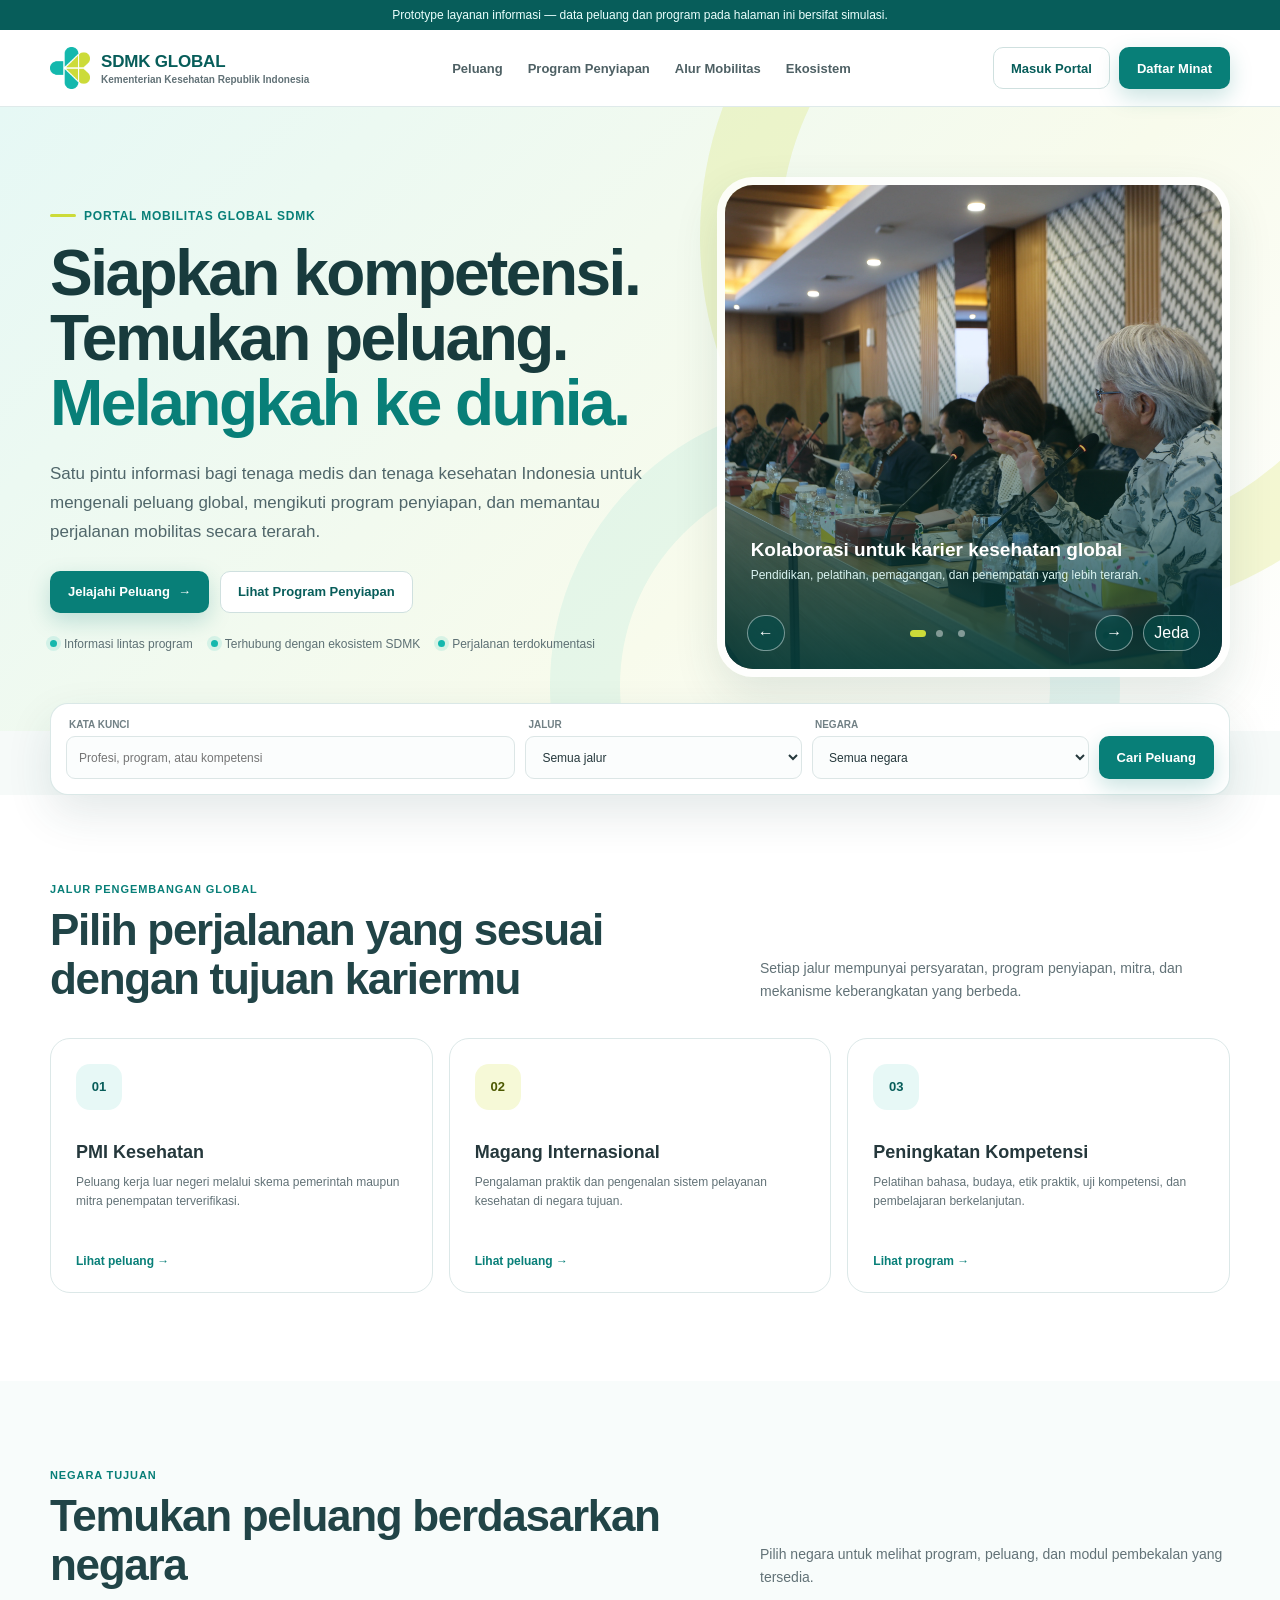
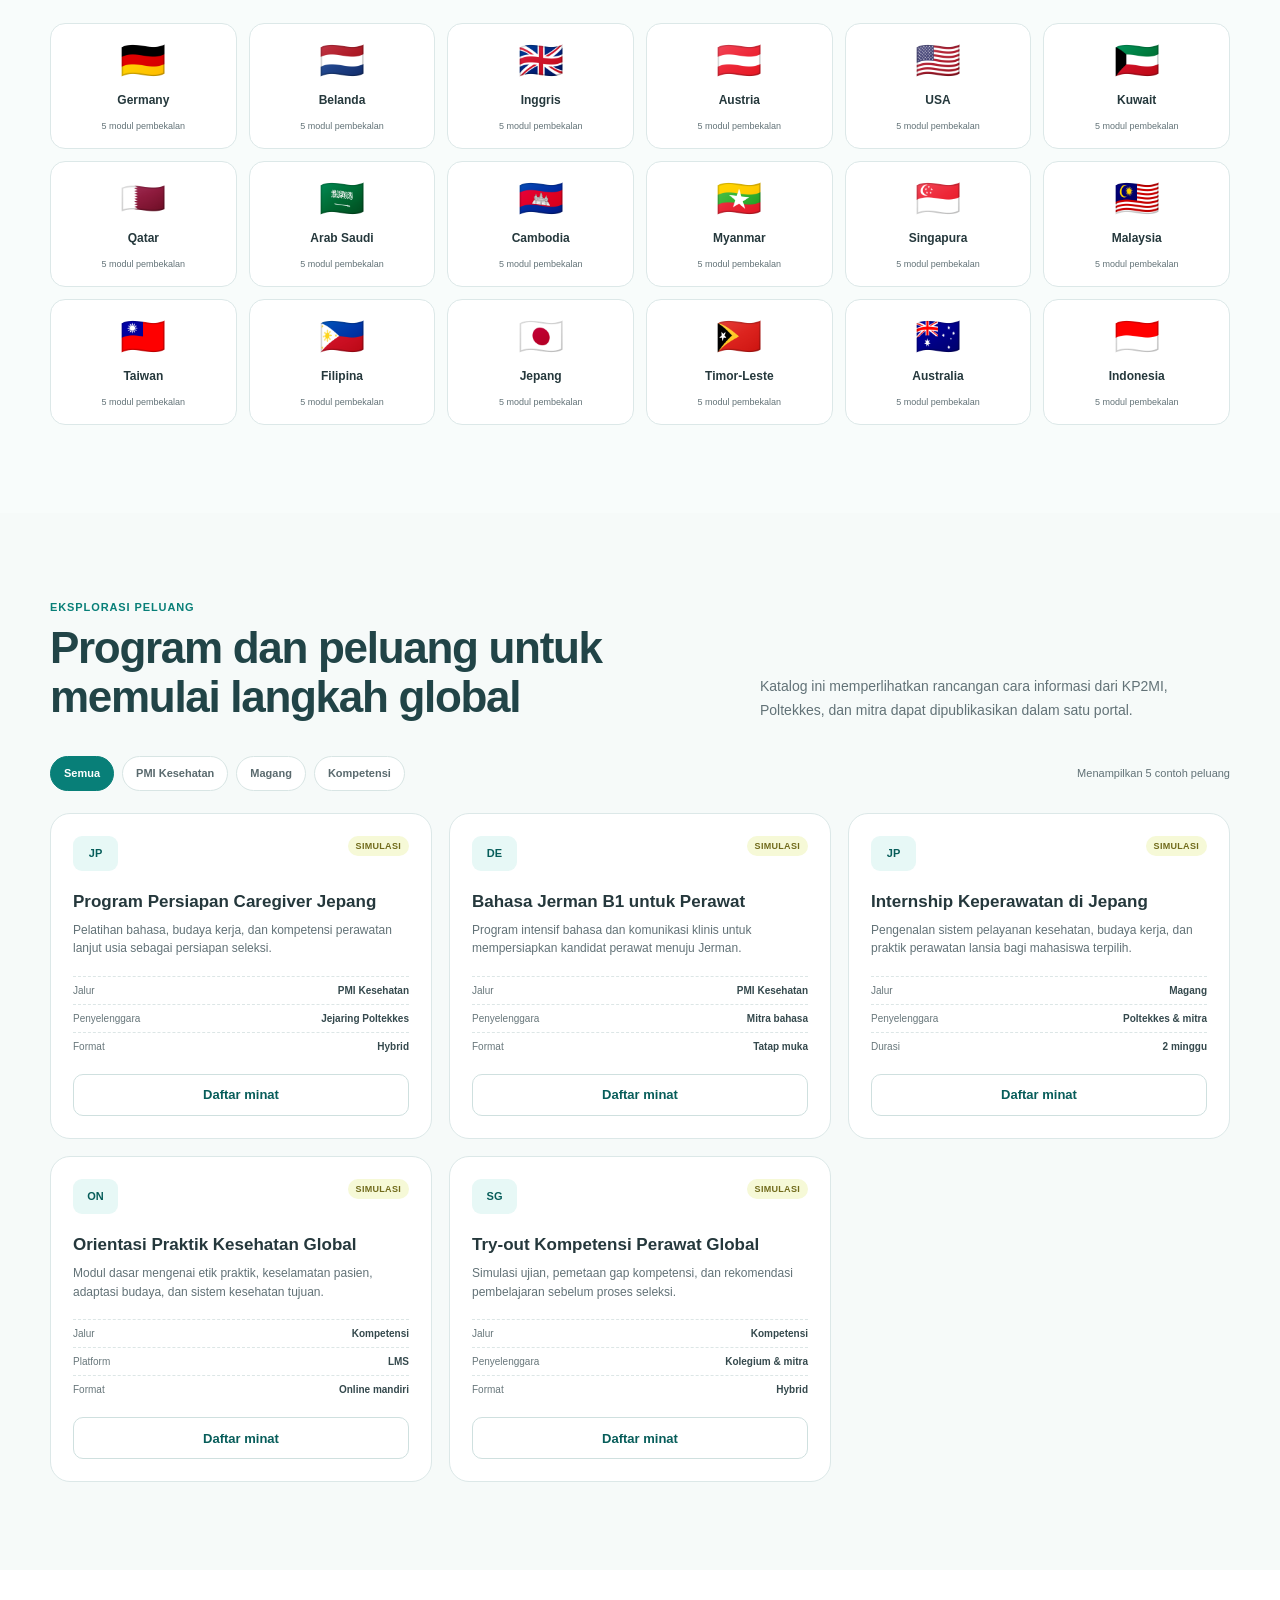
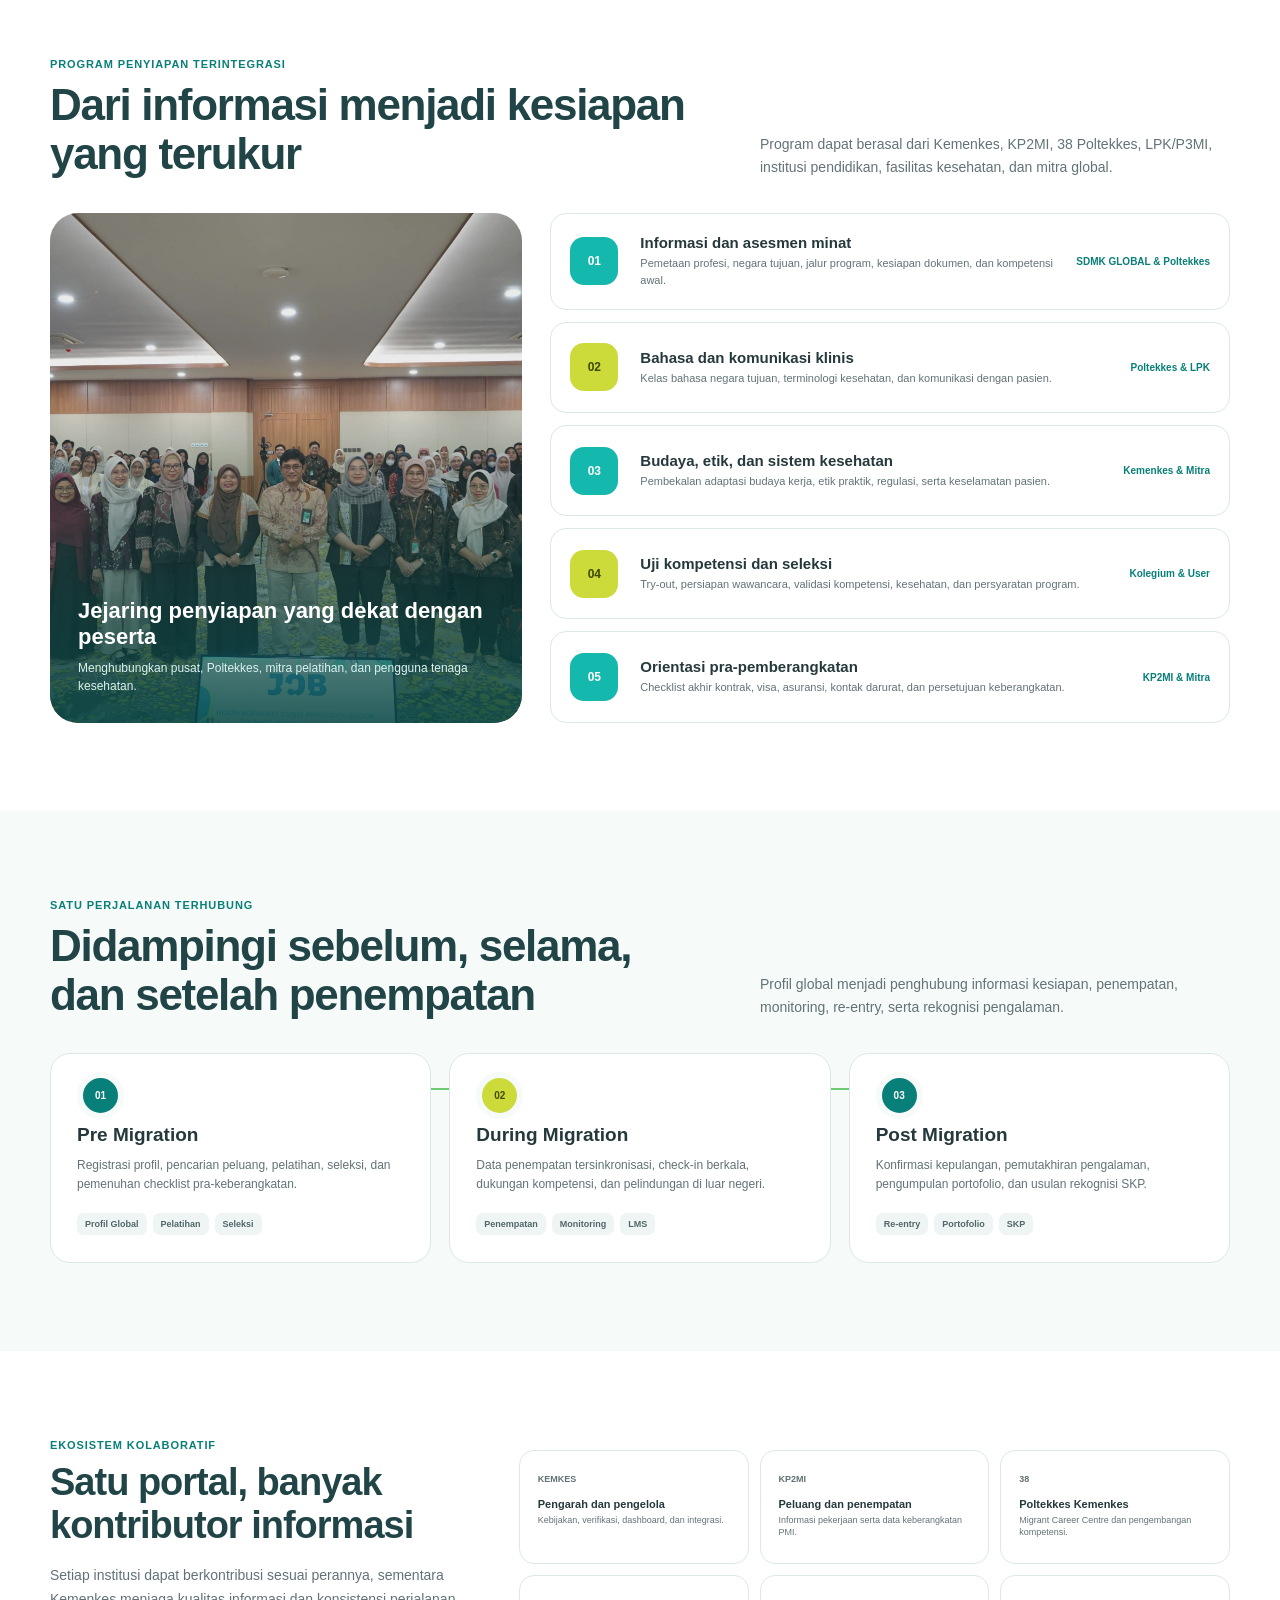
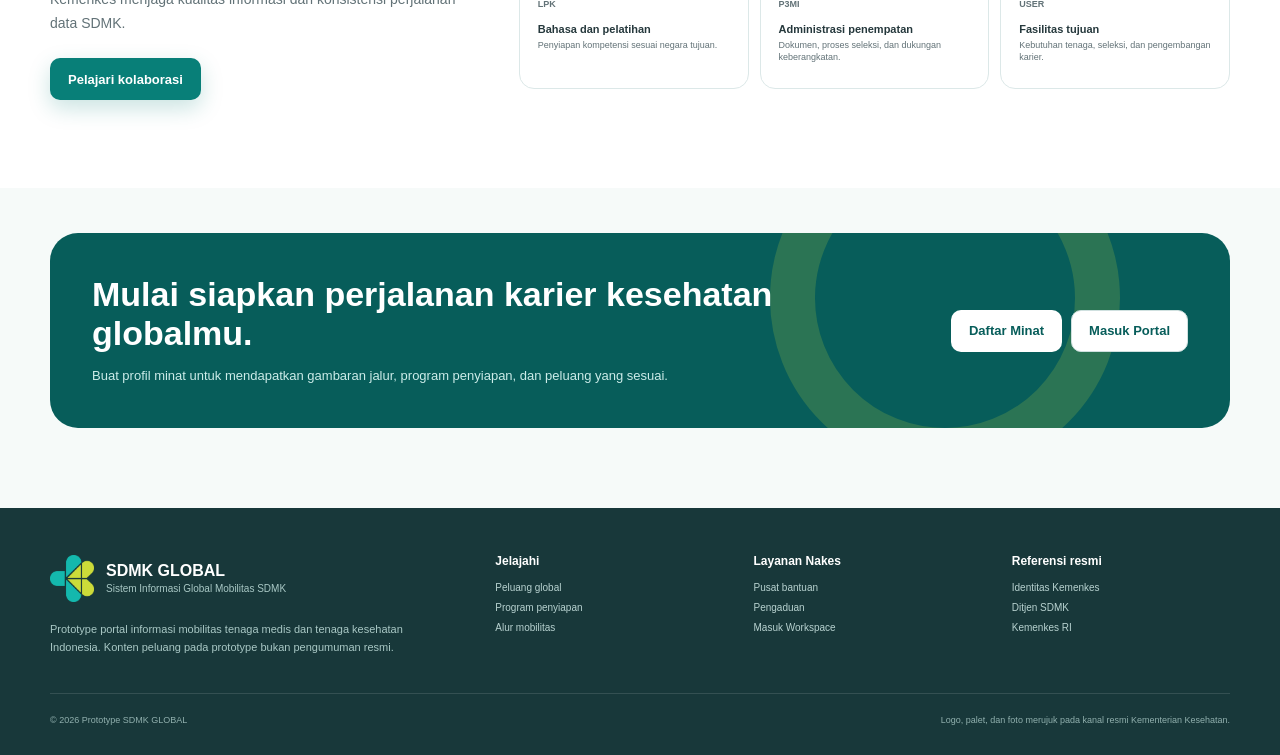
<file: landing-page.html>
<!doctype html>
<html lang="id">
  <head>
    <meta charset="UTF-8" />
    <meta name="viewport" content="width=device-width, initial-scale=1.0" />
    <meta name="description" content="Prototype Portal SDMK GLOBAL untuk informasi peluang, program penyiapan, dan mobilitas global tenaga kesehatan Indonesia." />
    <title>SDMK GLOBAL — Portal Mobilitas Global</title>
    <style>
      :root {
        --turquoise: #14b8ad;
        --turquoise-dark: #087f78;
        --turquoise-deep: #075d5a;
        --turquoise-soft: #e7f8f6;
        --lime: #ccdb39;
        --lime-soft: #f6f9d7;
        --ink: #25383c;
        --muted: #627277;
        --line: #dce8e8;
        --surface: #ffffff;
        --canvas: #f6faf9;
        --warning: #b6651d;
        --radius: 20px;
        --shadow: 0 18px 45px rgba(31, 75, 76, 0.12);
      }

      * { box-sizing: border-box; }
      html { scroll-behavior: smooth; }
      body { margin: 0; color: var(--ink); background: var(--canvas); font-family: "Segoe UI", Arial, sans-serif; }
      button, input, select { font: inherit; }
      button, a { -webkit-tap-highlight-color: transparent; }
      a { color: inherit; text-decoration: none; }
      img { display: block; max-width: 100%; }
      .container { width: min(1180px, calc(100% - 40px)); margin: 0 auto; }

      .top-note { padding: 8px 20px; color: #eafffd; background: var(--turquoise-deep); font-size: 12px; text-align: center; }
      .site-header { position: sticky; top: 0; z-index: 30; border-bottom: 1px solid rgba(220, 232, 232, .9); background: rgba(255,255,255,.94); backdrop-filter: blur(14px); }
      .nav-bar { display: flex; min-height: 76px; align-items: center; gap: 28px; }
      .brand { display: flex; min-width: 260px; align-items: center; gap: 11px; }
      .brand img { width: 40px; height: 43px; object-fit: contain; }
      .brand strong { display: block; color: var(--turquoise-deep); font-size: 17px; letter-spacing: -.2px; }
      .brand span { display: block; margin-top: 2px; color: var(--muted); font-size: 10px; font-weight: 600; }
      .nav-links { display: flex; flex: 1; align-items: center; justify-content: center; gap: 25px; }
      .nav-links a { color: #4e6064; font-size: 13px; font-weight: 650; }
      .nav-links a:hover { color: var(--turquoise-dark); }
      .nav-actions { display: flex; align-items: center; gap: 9px; }
      .btn { display: inline-flex; min-height: 42px; align-items: center; justify-content: center; gap: 8px; padding: 0 17px; border: 1px solid transparent; border-radius: 10px; font-size: 13px; font-weight: 700; cursor: pointer; transition: transform 160ms ease, background 160ms ease, border 160ms ease; }
      .btn:hover { transform: translateY(-1px); }
      .btn-primary { color: #fff; background: var(--turquoise-dark); box-shadow: 0 8px 22px rgba(8,127,120,.22); }
      .btn-primary:hover { background: var(--turquoise-deep); }
      .btn-secondary { border-color: #cfe0df; color: var(--turquoise-deep); background: #fff; }
      .btn-light { color: var(--turquoise-deep); background: #fff; }
      .menu-toggle { display: none; width: 42px; height: 42px; border: 1px solid var(--line); border-radius: 10px; color: var(--ink); background: #fff; font-size: 20px; }

      .hero { position: relative; overflow: hidden; padding: 70px 0 54px; background: linear-gradient(135deg, #e6f8f5 0%, #f8fbec 62%, #fff 100%); }
      .hero::before, .hero::after { position: absolute; border-radius: 50%; content: ""; }
      .hero::before { top: -250px; right: -180px; width: 600px; height: 600px; border: 80px solid rgba(204,219,57,.2); }
      .hero::after { bottom: -240px; left: 43%; width: 430px; height: 430px; border: 70px solid rgba(20,184,173,.08); }
      .hero-grid { position: relative; z-index: 1; display: grid; grid-template-columns: minmax(0, 1.08fr) minmax(380px, .92fr); gap: 64px; align-items: center; }
      .eyebrow { display: inline-flex; align-items: center; gap: 8px; margin-bottom: 18px; color: var(--turquoise-dark); font-size: 12px; font-weight: 800; letter-spacing: .8px; text-transform: uppercase; }
      .eyebrow::before { width: 26px; height: 3px; border-radius: 99px; background: var(--lime); content: ""; }
      .hero h1 { max-width: 720px; margin: 0; color: #183b3d; font-size: clamp(42px, 5vw, 68px); line-height: 1.02; letter-spacing: -2.5px; }
      .hero h1 span { color: var(--turquoise-dark); }
      .hero-copy { max-width: 680px; margin: 24px 0; color: #50666a; font-size: 17px; line-height: 1.7; }
      .hero-actions { display: flex; flex-wrap: wrap; gap: 11px; }
      .trust-note { display: flex; flex-wrap: wrap; gap: 18px; margin-top: 24px; color: #5d7074; font-size: 12px; }
      .trust-note span { display: inline-flex; align-items: center; gap: 7px; }
      .trust-dot { width: 7px; height: 7px; border-radius: 50%; background: var(--turquoise); box-shadow: 0 0 0 4px rgba(20,184,173,.13); }

      .hero-visual { position: relative; min-height: 500px; }
      .hero-photo { position: absolute; inset: 0 0 35px 34px; overflow: hidden; border: 8px solid rgba(255,255,255,.86); border-radius: 36px 36px 110px 36px; box-shadow: var(--shadow); }
      .hero-photo img { width: 100%; height: 100%; object-fit: cover; object-position: center; }
      .hero-photo::after { position: absolute; inset: 0; background: linear-gradient(180deg, transparent 45%, rgba(4,61,59,.78)); content: ""; }
      .photo-caption { position: absolute; right: 30px; bottom: 62px; left: 68px; z-index: 2; color: #fff; }
      .photo-caption strong { display: block; font-size: 19px; }
      .photo-caption span { display: block; margin-top: 5px; color: #d9f3f0; font-size: 12px; line-height: 1.5; }

      .quick-search { position: relative; z-index: 5; margin-top: -28px; }
      .search-panel { display: grid; grid-template-columns: 1.3fr .8fr .8fr auto; gap: 10px; padding: 15px; border: 1px solid rgba(214,230,229,.9); border-radius: 18px; background: #fff; box-shadow: var(--shadow); }
      .search-field { position: relative; }
      .search-field label { display: block; margin: 0 0 6px 3px; color: #718085; font-size: 10px; font-weight: 700; text-transform: uppercase; }
      .search-field input, .search-field select { width: 100%; height: 43px; padding: 0 12px; border: 1px solid #dce6e6; border-radius: 9px; outline: none; color: var(--ink); background: #fbfdfd; font-size: 12px; }
      .search-field input:focus, .search-field select:focus { border-color: var(--turquoise); box-shadow: 0 0 0 3px rgba(20,184,173,.12); }
      .search-panel .btn { align-self: end; height: 43px; }

      section { scroll-margin-top: 95px; }
      .section { padding: 88px 0; }
      .section-white { background: #fff; }
      .section-head { display: flex; align-items: flex-end; justify-content: space-between; gap: 30px; margin-bottom: 34px; }
      .section-head h2 { max-width: 650px; margin: 0; color: #214447; font-size: clamp(30px, 4vw, 44px); line-height: 1.12; letter-spacing: -1.3px; }
      .section-head p { max-width: 470px; margin: 0; color: var(--muted); font-size: 14px; line-height: 1.65; }
      .section-label { display: block; margin-bottom: 10px; color: var(--turquoise-dark); font-size: 11px; font-weight: 800; letter-spacing: .9px; text-transform: uppercase; }

      .path-grid { display: grid; grid-template-columns: repeat(3, 1fr); gap: 16px; }
      .path-card { position: relative; min-height: 255px; overflow: hidden; padding: 25px; border: 1px solid var(--line); border-radius: var(--radius); background: #fff; transition: transform 180ms ease, box-shadow 180ms ease; }
      .path-card:hover { transform: translateY(-5px); box-shadow: var(--shadow); }
      .path-index { display: grid; width: 46px; height: 46px; place-items: center; margin-bottom: 32px; border-radius: 14px; color: var(--turquoise-deep); background: var(--turquoise-soft); font-size: 13px; font-weight: 800; }
      .path-card:nth-child(2) .path-index, .path-card:nth-child(4) .path-index { color: #4c5900; background: var(--lime-soft); }
      .path-card h3 { margin: 0 0 10px; font-size: 18px; }
      .path-card p { margin: 0; color: var(--muted); font-size: 12px; line-height: 1.6; }
      .path-link { position: absolute; bottom: 24px; left: 25px; color: var(--turquoise-dark); font-size: 12px; font-weight: 750; }

      .opportunity-toolbar { display: flex; flex-wrap: wrap; align-items: center; justify-content: space-between; gap: 15px; margin-bottom: 22px; }
      .filter-chips { display: flex; flex-wrap: wrap; gap: 8px; }
      .filter-chip { min-height: 35px; padding: 0 13px; border: 1px solid #d8e5e4; border-radius: 999px; color: #5a6a6e; background: #fff; font-size: 11px; font-weight: 700; cursor: pointer; }
      .filter-chip.active { border-color: var(--turquoise-dark); color: #fff; background: var(--turquoise-dark); }
      .result-note { color: var(--muted); font-size: 11px; }
      .opportunity-grid { display: grid; grid-template-columns: repeat(3, 1fr); gap: 17px; }
      .opportunity-card { display: flex; min-height: 310px; flex-direction: column; padding: 22px; border: 1px solid var(--line); border-radius: var(--radius); background: #fff; }
      .opportunity-card[hidden] { display: none; }
      .card-top { display: flex; align-items: flex-start; justify-content: space-between; gap: 10px; }
      .country-code { display: grid; width: 45px; height: 35px; place-items: center; border-radius: 9px; color: var(--turquoise-deep); background: var(--turquoise-soft); font-size: 11px; font-weight: 800; }
      .demo-badge { padding: 5px 8px; border-radius: 999px; color: #716b1c; background: var(--lime-soft); font-size: 9px; font-weight: 800; letter-spacing: .3px; }
      .opportunity-card h3 { margin: 20px 0 8px; font-size: 17px; line-height: 1.3; }
      .opportunity-card > p { margin: 0; color: var(--muted); font-size: 12px; line-height: 1.55; }
      .meta-list { display: grid; gap: 8px; margin: 18px 0 22px; padding: 0; list-style: none; }
      .meta-list li { display: flex; justify-content: space-between; gap: 10px; padding-top: 8px; border-top: 1px dashed #dce6e6; color: #68777b; font-size: 10px; }
      .meta-list strong { color: #35494d; font-size: 10px; text-align: right; }
      .opportunity-card .btn { width: 100%; margin-top: auto; }
      .empty-state { display: none; padding: 34px; border: 1px dashed #bed6d4; border-radius: var(--radius); color: var(--muted); background: #fff; text-align: center; }
      .empty-state.show { display: block; }

      .prep-grid { display: grid; grid-template-columns: .82fr 1.18fr; gap: 28px; align-items: stretch; }
      .prep-image { position: relative; min-height: 510px; overflow: hidden; border-radius: 28px; background: #d8ecea; }
      .prep-image img { width: 100%; height: 100%; object-fit: cover; }
      .prep-image::after { position: absolute; inset: 0; background: linear-gradient(180deg, transparent 40%, rgba(5,70,67,.86)); content: ""; }
      .prep-image-copy { position: absolute; right: 28px; bottom: 27px; left: 28px; z-index: 2; color: #fff; }
      .prep-image-copy strong { display: block; font-size: 22px; line-height: 1.2; }
      .prep-image-copy span { display: block; margin-top: 8px; color: #daf2ef; font-size: 12px; line-height: 1.55; }
      .prep-list { display: grid; gap: 12px; }
      .prep-item { display: grid; grid-template-columns: 54px 1fr auto; gap: 16px; align-items: center; padding: 19px; border: 1px solid var(--line); border-radius: 16px; background: #fff; }
      .prep-number { display: grid; width: 48px; height: 48px; place-items: center; border-radius: 14px; color: #fff; background: var(--turquoise); font-size: 12px; font-weight: 800; }
      .prep-item:nth-child(even) .prep-number { color: #3e4900; background: var(--lime); }
      .prep-item h3 { margin: 0 0 4px; font-size: 15px; }
      .prep-item p { margin: 0; color: var(--muted); font-size: 11px; line-height: 1.5; }
      .prep-owner { max-width: 135px; color: var(--turquoise-dark); font-size: 10px; font-weight: 750; text-align: right; }

      .journey { position: relative; display: grid; grid-template-columns: repeat(3, 1fr); gap: 18px; }
      .journey::before { position: absolute; top: 35px; right: 16%; left: 16%; height: 2px; background: linear-gradient(90deg, var(--turquoise), var(--lime), var(--turquoise)); content: ""; }
      .journey-card { position: relative; padding: 70px 26px 27px; border: 1px solid var(--line); border-radius: 20px; background: #fff; }
      .journey-dot { position: absolute; top: 18px; left: 26px; display: grid; width: 35px; height: 35px; place-items: center; border: 6px solid var(--canvas); border-radius: 50%; color: #fff; background: var(--turquoise-dark); font-size: 10px; font-weight: 800; box-sizing: content-box; }
      .journey-card:nth-child(2) .journey-dot { color: #424b00; background: var(--lime); }
      .journey-card h3 { margin: 0 0 10px; font-size: 19px; }
      .journey-card p { margin: 0; color: var(--muted); font-size: 12px; line-height: 1.6; }
      .journey-tags { display: flex; flex-wrap: wrap; gap: 6px; margin-top: 18px; }
      .journey-tags span { padding: 6px 8px; border-radius: 7px; color: #52666a; background: #eef5f4; font-size: 9px; font-weight: 700; }

      .ecosystem { display: grid; grid-template-columns: .75fr 1.25fr; gap: 42px; align-items: center; }
      .ecosystem-copy h2 { margin: 0 0 16px; color: #214447; font-size: 38px; line-height: 1.15; letter-spacing: -1px; }
      .ecosystem-copy p { margin: 0 0 23px; color: var(--muted); font-size: 14px; line-height: 1.7; }
      .partner-grid { display: grid; grid-template-columns: repeat(3, 1fr); gap: 11px; }
      .partner { min-height: 114px; padding: 18px; border: 1px solid var(--line); border-radius: 15px; background: #fff; }
      .partner-code { color: var(--turquoise-dark); font-size: 18px; font-weight: 850; }
      .partner strong { display: block; margin-top: 12px; font-size: 11px; }
      .partner span { display: block; margin-top: 4px; color: var(--muted); font-size: 9px; line-height: 1.4; }

      .cta { padding: 45px 0 80px; }
      .cta-panel { position: relative; display: grid; grid-template-columns: 1fr auto; gap: 25px; align-items: center; overflow: hidden; padding: 42px; border-radius: 28px; color: #fff; background: var(--turquoise-deep); }
      .cta-panel::after { position: absolute; top: -110px; right: 110px; width: 260px; height: 260px; border: 45px solid rgba(204,219,57,.18); border-radius: 50%; content: ""; }
      .cta-panel h2 { position: relative; z-index: 1; max-width: 700px; margin: 0; font-size: 34px; line-height: 1.15; }
      .cta-panel p { position: relative; z-index: 1; max-width: 650px; margin: 12px 0 0; color: #ccece9; font-size: 13px; line-height: 1.6; }
      .cta-actions { position: relative; z-index: 1; display: flex; gap: 9px; }

      footer { padding: 46px 0 30px; color: #d9ecea; background: #18383a; }
      .footer-grid { display: grid; grid-template-columns: 1.3fr repeat(3, .7fr); gap: 40px; }
      .footer-brand { display: flex; align-items: center; gap: 12px; }
      .footer-brand img { width: 44px; height: 48px; object-fit: contain; }
      .footer-brand strong { display: block; color: #fff; }
      .footer-brand span { display: block; margin-top: 3px; color: #a9c8c5; font-size: 10px; }
      .footer-copy { max-width: 360px; margin: 18px 0 0; color: #a9c8c5; font-size: 11px; line-height: 1.65; }
      .footer-col h3 { margin: 0 0 14px; color: #fff; font-size: 12px; }
      .footer-col a { display: block; margin: 9px 0; color: #b8d2d0; font-size: 10px; }
      .footer-col a:hover { color: var(--lime); }
      .footer-bottom { display: flex; justify-content: space-between; gap: 20px; margin-top: 36px; padding-top: 21px; border-top: 1px solid rgba(255,255,255,.12); color: #91b0ae; font-size: 9px; }

      .modal-backdrop { position: fixed; inset: 0; z-index: 60; display: none; align-items: center; justify-content: center; padding: 20px; background: rgba(21,46,48,.52); }
      .modal-backdrop.show { display: flex; }
      .modal { width: min(620px, 100%); max-height: calc(100vh - 40px); overflow: auto; border-radius: 22px; background: #fff; box-shadow: 0 30px 80px rgba(9,47,47,.3); }
      .modal-head { display: flex; align-items: flex-start; justify-content: space-between; gap: 20px; padding: 25px; border-bottom: 1px solid var(--line); }
      .modal-head h2 { margin: 0; font-size: 22px; }
      .modal-head p { margin: 6px 0 0; color: var(--muted); font-size: 11px; }
      .modal-close { display: grid; width: 36px; height: 36px; place-items: center; border: 0; border-radius: 10px; color: #607175; background: #eef4f3; cursor: pointer; font-size: 21px; }
      .modal-body { display: grid; grid-template-columns: repeat(2, 1fr); gap: 14px; padding: 25px; }
      .field.full { grid-column: 1 / -1; }
      .field label { display: block; margin-bottom: 6px; color: #4b6064; font-size: 10px; font-weight: 700; }
      .field label span { color: #b74f46; }
      .field input, .field select { width: 100%; height: 42px; padding: 0 11px; border: 1px solid #d8e5e4; border-radius: 9px; outline: none; color: var(--ink); background: #fff; font-size: 12px; }
      .field input:focus, .field select:focus { border-color: var(--turquoise); box-shadow: 0 0 0 3px rgba(20,184,173,.12); }
      .modal-foot { display: flex; align-items: center; justify-content: space-between; gap: 12px; padding: 18px 25px; border-top: 1px solid var(--line); background: #f9fbfb; }
      .modal-foot span { color: var(--muted); font-size: 9px; }
      .modal-buttons { display: flex; gap: 8px; }
      .toast { position: fixed; right: 22px; bottom: 22px; z-index: 80; max-width: 360px; padding: 14px 17px; border: 1px solid #b8e5df; border-radius: 12px; color: #1c625d; background: #edfbf9; box-shadow: var(--shadow); font-size: 11px; opacity: 0; pointer-events: none; transform: translateY(12px); transition: 180ms ease; }
      .toast.show { opacity: 1; transform: translateY(0); }

      @media (max-width: 980px) {
        .nav-links { display: none; position: absolute; top: 76px; right: 20px; left: 20px; flex-direction: column; align-items: stretch; padding: 18px; border: 1px solid var(--line); border-radius: 16px; background: #fff; box-shadow: var(--shadow); }
        .nav-links.show { display: flex; }
        .nav-actions .btn-secondary { display: none; }
        .menu-toggle { display: block; }
        .hero-grid { grid-template-columns: 1fr; }
        .hero-visual { min-height: 430px; }
        .search-panel { grid-template-columns: 1fr 1fr; }
        .path-grid { grid-template-columns: repeat(2, 1fr); }
        .opportunity-grid { grid-template-columns: repeat(2, 1fr); }
        .prep-grid, .ecosystem { grid-template-columns: 1fr; }
        .prep-image { min-height: 430px; }
        .footer-grid { grid-template-columns: 1.2fr repeat(2, .8fr); }
        .footer-col:last-child { display: none; }
      }

      @media (max-width: 680px) {
        .container { width: min(100% - 28px, 1180px); }
        .top-note { font-size: 10px; }
        .nav-bar { min-height: 67px; gap: 9px; }
        .brand { min-width: 0; flex: 1; }
        .brand img { width: 34px; height: 36px; }
        .brand strong { font-size: 14px; }
        .brand span { display: none; }
        .nav-actions .btn-primary { display: none; }
        .nav-links { top: 67px; }
        .hero { padding-top: 48px; }
        .hero h1 { font-size: 43px; letter-spacing: -1.8px; }
        .hero-copy { font-size: 15px; }
        .hero-visual { min-height: 360px; }
        .hero-photo { inset: 0 0 28px 12px; border-radius: 25px 25px 70px 25px; }
        .photo-caption { right: 20px; bottom: 54px; left: 42px; }
        .search-panel { grid-template-columns: 1fr; }
        .section { padding: 68px 0; }
        .section-head { align-items: flex-start; flex-direction: column; }
        .path-grid, .opportunity-grid, .journey, .partner-grid { grid-template-columns: 1fr; }
        .journey::before { display: none; }
        .prep-item { grid-template-columns: 48px 1fr; }
        .prep-owner { grid-column: 2; max-width: none; text-align: left; }
        .cta-panel { grid-template-columns: 1fr; padding: 30px 24px; }
        .cta-actions { flex-direction: column; align-items: stretch; }
        .footer-grid { grid-template-columns: 1fr 1fr; }
        .footer-grid > div:first-child { grid-column: 1 / -1; }
        .footer-bottom { flex-direction: column; }
        .modal-body { grid-template-columns: 1fr; }
        .field.full { grid-column: auto; }
        .modal-foot { align-items: stretch; flex-direction: column; }
        .modal-buttons { display: grid; grid-template-columns: 1fr 1fr; }
      }
    </style>
      <link rel="stylesheet" href="assets/hero-slider.css" />
  </head>
  <body>
    <div class="top-note">Prototype layanan informasi — data peluang dan program pada halaman ini bersifat simulasi.</div>
    <header class="site-header">
      <div class="container nav-bar">
        <a class="brand" href="#beranda" aria-label="SDMK GLOBAL Beranda">
          <img src="assets/logo-kemenkes.png" alt="Logo Kementerian Kesehatan" />
          <div><strong>SDMK GLOBAL</strong><span>Kementerian Kesehatan Republik Indonesia</span></div>
        </a>
        <nav class="nav-links" id="navLinks" aria-label="Navigasi portal">
          <a href="#peluang">Peluang</a>
          <a href="#penyiapan">Program Penyiapan</a>
          <a href="#alur">Alur Mobilitas</a>
          <a href="#ekosistem">Ekosistem</a>
        </nav>
        <div class="nav-actions">
          <a class="btn btn-secondary" href="login.html?next=workspace-nakes.html">Masuk Portal</a>
          <button class="btn btn-primary" type="button" data-open-interest>Daftar Minat</button>
          <button class="menu-toggle" id="menuToggle" type="button" aria-label="Buka navigasi" aria-expanded="false">☰</button>
        </div>
      </div>
    </header>

    <main>
      <section class="hero" id="beranda">
        <div class="container hero-grid">
          <div>
            <span class="eyebrow" id="heroEyebrow">Portal Mobilitas Global SDMK</span>
            <h1><span id="heroTitleBefore" class="hero-title-before">Siapkan kompetensi. Temukan peluang.</span> <span id="heroTitleAccent">Melangkah ke dunia.</span></h1>
            <p class="hero-copy" id="heroDescription">Satu pintu informasi bagi tenaga medis dan tenaga kesehatan Indonesia untuk mengenali peluang global, mengikuti program penyiapan, dan memantau perjalanan mobilitas secara terarah.</p>
            <div class="hero-actions">
              <a class="btn btn-primary" href="#peluang">Jelajahi Peluang <span aria-hidden="true">→</span></a>
              <a class="btn btn-secondary" href="#penyiapan">Lihat Program Penyiapan</a>
            </div>
            <div class="trust-note"><span><i class="trust-dot"></i> Informasi lintas program</span><span><i class="trust-dot"></i> Terhubung dengan ekosistem SDMK</span><span><i class="trust-dot"></i> Perjalanan terdokumentasi</span></div>
          </div>
          <div class="hero-visual" id="heroSlider" role="region" aria-roledescription="carousel" aria-label="Galeri SDMK Global">
            <div class="hero-photo" id="heroSlides"></div>
            <div class="slider-controls" id="sliderControls">
              <button type="button" id="slidePrev" aria-label="Slide sebelumnya">&#8592;</button>
              <div id="slideDots" class="slider-dots"></div>
              <button type="button" id="slideNext" aria-label="Slide berikutnya">&#8594;</button>
              <button type="button" id="slidePause" aria-label="Jeda pergantian otomatis">Jeda</button>
            </div>
          </div>
        </div>
      </section>

      <div class="container quick-search" aria-label="Pencarian cepat peluang">
        <form class="search-panel" id="heroSearchForm">
          <div class="search-field"><label for="heroKeyword">Kata kunci</label><input id="heroKeyword" type="search" placeholder="Profesi, program, atau kompetensi" /></div>
          <div class="search-field"><label for="heroPath">Jalur</label><select id="heroPath"><option value="all">Semua jalur</option><option value="pmi">PMI Kesehatan</option><option value="magang">Magang</option><option value="kompetensi">Peningkatan Kompetensi</option></select></div>
          <div class="search-field"><label for="heroCountry">Negara</label><select id="heroCountry"><option value="all">Semua negara</option><option value="jepang">Jepang</option><option value="jerman">Jerman</option><option value="singapura">Singapura</option><option value="online">Online</option></select></div>
          <button class="btn btn-primary" type="submit">Cari Peluang</button>
        </form>
      </div>

      <section class="section section-white" id="jalur">
        <div class="container">
          <div class="section-head"><div><span class="section-label">Jalur pengembangan global</span><h2>Pilih perjalanan yang sesuai dengan tujuan kariermu</h2></div><p>Setiap jalur mempunyai persyaratan, program penyiapan, mitra, dan mekanisme keberangkatan yang berbeda.</p></div>
          <div class="path-grid">
            <article class="path-card"><span class="path-index">01</span><h3>PMI Kesehatan</h3><p>Peluang kerja luar negeri melalui skema pemerintah maupun mitra penempatan terverifikasi.</p><a class="path-link" href="#peluang" data-set-filter="pmi">Lihat peluang →</a></article>
            <article class="path-card"><span class="path-index">02</span><h3>Magang Internasional</h3><p>Pengalaman praktik dan pengenalan sistem pelayanan kesehatan di negara tujuan.</p><a class="path-link" href="#peluang" data-set-filter="magang">Lihat peluang →</a></article>
            <article class="path-card"><span class="path-index">03</span><h3>Peningkatan Kompetensi</h3><p>Pelatihan bahasa, budaya, etik praktik, uji kompetensi, dan pembelajaran berkelanjutan.</p><a class="path-link" href="#peluang" data-set-filter="kompetensi">Lihat program →</a></article>
          </div>
        </div>
      </section>

      <section class="section destination-section" id="negara">
        <div class="container">
          <div class="section-head"><div><span class="section-label">Negara tujuan</span><h2>Temukan peluang berdasarkan negara</h2></div><p>Pilih negara untuk melihat program, peluang, dan modul pembekalan yang tersedia.</p></div>
          <div class="destination-grid" id="destinationGrid"></div>
          <div class="destination-detail" id="destinationDetail" hidden><div><span class="section-label">Pilihan negara</span><h3 id="destinationTitle"></h3><p id="destinationSummary"></p></div><div class="module-grid" id="moduleGrid"></div><button class="btn btn-secondary" id="destinationClear" type="button">Tampilkan semua negara</button></div>
        </div>
      </section>

      <section class="section" id="peluang">
        <div class="container">
          <div class="section-head"><div><span class="section-label">Eksplorasi peluang</span><h2>Program dan peluang untuk memulai langkah global</h2></div><p>Katalog ini memperlihatkan rancangan cara informasi dari KP2MI, Poltekkes, dan mitra dapat dipublikasikan dalam satu portal.</p></div>
          <div class="opportunity-toolbar">
            <div class="filter-chips" role="group" aria-label="Filter jenis peluang">
              <button class="filter-chip active" type="button" data-filter="all">Semua</button><button class="filter-chip" type="button" data-filter="pmi">PMI Kesehatan</button><button class="filter-chip" type="button" data-filter="magang">Magang</button><button class="filter-chip" type="button" data-filter="kompetensi">Kompetensi</button>
            </div>
            <span class="result-note" id="resultNote">Menampilkan 5 contoh peluang</span>
          </div>
          <div class="opportunity-grid" id="opportunityGrid">
            <article class="opportunity-card" data-category="pmi kompetensi" data-country="jepang" data-search="caregiver perawat jepang bahasa kaigo poltekkes"><div class="card-top"><span class="country-code">JP</span><span class="demo-badge">SIMULASI</span></div><h3>Program Persiapan Caregiver Jepang</h3><p>Pelatihan bahasa, budaya kerja, dan kompetensi perawatan lanjut usia sebagai persiapan seleksi.</p><ul class="meta-list"><li>Jalur <strong>PMI Kesehatan</strong></li><li>Penyelenggara <strong>Jejaring Poltekkes</strong></li><li>Format <strong>Hybrid</strong></li></ul><button class="btn btn-secondary" type="button" data-open-interest data-program="Program Persiapan Caregiver Jepang">Daftar minat</button></article>
            <article class="opportunity-card" data-category="pmi kompetensi" data-country="jerman" data-search="perawat jerman bahasa b1 global skills partnership"><div class="card-top"><span class="country-code">DE</span><span class="demo-badge">SIMULASI</span></div><h3>Bahasa Jerman B1 untuk Perawat</h3><p>Program intensif bahasa dan komunikasi klinis untuk mempersiapkan kandidat perawat menuju Jerman.</p><ul class="meta-list"><li>Jalur <strong>PMI Kesehatan</strong></li><li>Penyelenggara <strong>Mitra bahasa</strong></li><li>Format <strong>Tatap muka</strong></li></ul><button class="btn btn-secondary" type="button" data-open-interest data-program="Bahasa Jerman B1 untuk Perawat">Daftar minat</button></article>
            <article class="opportunity-card" data-category="magang" data-country="jepang" data-search="internship magang mahasiswa keperawatan jepang poltekkes"><div class="card-top"><span class="country-code">JP</span><span class="demo-badge">SIMULASI</span></div><h3>Internship Keperawatan di Jepang</h3><p>Pengenalan sistem pelayanan kesehatan, budaya kerja, dan praktik perawatan lansia bagi mahasiswa terpilih.</p><ul class="meta-list"><li>Jalur <strong>Magang</strong></li><li>Penyelenggara <strong>Poltekkes & mitra</strong></li><li>Durasi <strong>2 minggu</strong></li></ul><button class="btn btn-secondary" type="button" data-open-interest data-program="Internship Keperawatan di Jepang">Daftar minat</button></article>
            <article class="opportunity-card" data-category="kompetensi" data-country="online" data-search="orientasi budaya etik praktik sistem kesehatan luar negeri online"><div class="card-top"><span class="country-code">ON</span><span class="demo-badge">SIMULASI</span></div><h3>Orientasi Praktik Kesehatan Global</h3><p>Modul dasar mengenai etik praktik, keselamatan pasien, adaptasi budaya, dan sistem kesehatan tujuan.</p><ul class="meta-list"><li>Jalur <strong>Kompetensi</strong></li><li>Platform <strong>LMS</strong></li><li>Format <strong>Online mandiri</strong></li></ul><button class="btn btn-secondary" type="button" data-open-interest data-program="Orientasi Praktik Kesehatan Global">Daftar minat</button></article>
            <article class="opportunity-card" data-category="kompetensi" data-country="singapura" data-search="try out kompetensi promteric perawat singapura"><div class="card-top"><span class="country-code">SG</span><span class="demo-badge">SIMULASI</span></div><h3>Try-out Kompetensi Perawat Global</h3><p>Simulasi ujian, pemetaan gap kompetensi, dan rekomendasi pembelajaran sebelum proses seleksi.</p><ul class="meta-list"><li>Jalur <strong>Kompetensi</strong></li><li>Penyelenggara <strong>Kolegium & mitra</strong></li><li>Format <strong>Hybrid</strong></li></ul><button class="btn btn-secondary" type="button" data-open-interest data-program="Try-out Kompetensi Perawat Global">Daftar minat</button></article>
          </div>
          <div class="empty-state" id="emptyState">Belum ada contoh peluang yang cocok dengan pencarian tersebut. Coba kata kunci atau filter lain.</div>
        </div>
      </section>

      <section class="section section-white" id="penyiapan">
        <div class="container">
          <div class="section-head"><div><span class="section-label">Program penyiapan terintegrasi</span><h2>Dari informasi menjadi kesiapan yang terukur</h2></div><p>Program dapat berasal dari Kemenkes, KP2MI, 38 Poltekkes, LPK/P3MI, institusi pendidikan, fasilitas kesehatan, dan mitra global.</p></div>
          <div class="prep-grid">
            <div class="prep-image"><img src="assets/sesi-persiapan-nakes.png" alt="Sesi persiapan tenaga kesehatan bersama peserta dan mitra" /><div class="prep-image-copy"><strong>Jejaring penyiapan yang dekat dengan peserta</strong><span>Menghubungkan pusat, Poltekkes, mitra pelatihan, dan pengguna tenaga kesehatan.</span></div></div>
            <div class="prep-list">
              <article class="prep-item"><span class="prep-number">01</span><div><h3>Informasi dan asesmen minat</h3><p>Pemetaan profesi, negara tujuan, jalur program, kesiapan dokumen, dan kompetensi awal.</p></div><span class="prep-owner">SDMK GLOBAL & Poltekkes</span></article>
              <article class="prep-item"><span class="prep-number">02</span><div><h3>Bahasa dan komunikasi klinis</h3><p>Kelas bahasa negara tujuan, terminologi kesehatan, dan komunikasi dengan pasien.</p></div><span class="prep-owner">Poltekkes & LPK</span></article>
              <article class="prep-item"><span class="prep-number">03</span><div><h3>Budaya, etik, dan sistem kesehatan</h3><p>Pembekalan adaptasi budaya kerja, etik praktik, regulasi, serta keselamatan pasien.</p></div><span class="prep-owner">Kemenkes & Mitra</span></article>
              <article class="prep-item"><span class="prep-number">04</span><div><h3>Uji kompetensi dan seleksi</h3><p>Try-out, persiapan wawancara, validasi kompetensi, kesehatan, dan persyaratan program.</p></div><span class="prep-owner">Kolegium & User</span></article>
              <article class="prep-item"><span class="prep-number">05</span><div><h3>Orientasi pra-pemberangkatan</h3><p>Checklist akhir kontrak, visa, asuransi, kontak darurat, dan persetujuan keberangkatan.</p></div><span class="prep-owner">KP2MI & Mitra</span></article>
            </div>
          </div>
        </div>
      </section>

      <section class="section" id="alur">
        <div class="container">
          <div class="section-head"><div><span class="section-label">Satu perjalanan terhubung</span><h2>Didampingi sebelum, selama, dan setelah penempatan</h2></div><p>Profil global menjadi penghubung informasi kesiapan, penempatan, monitoring, re-entry, serta rekognisi pengalaman.</p></div>
          <div class="journey">
            <article class="journey-card"><span class="journey-dot">01</span><h3>Pre Migration</h3><p>Registrasi profil, pencarian peluang, pelatihan, seleksi, dan pemenuhan checklist pra-keberangkatan.</p><div class="journey-tags"><span>Profil Global</span><span>Pelatihan</span><span>Seleksi</span></div></article>
            <article class="journey-card"><span class="journey-dot">02</span><h3>During Migration</h3><p>Data penempatan tersinkronisasi, check-in berkala, dukungan kompetensi, dan pelindungan di luar negeri.</p><div class="journey-tags"><span>Penempatan</span><span>Monitoring</span><span>LMS</span></div></article>
            <article class="journey-card"><span class="journey-dot">03</span><h3>Post Migration</h3><p>Konfirmasi kepulangan, pemutakhiran pengalaman, pengumpulan portofolio, dan usulan rekognisi SKP.</p><div class="journey-tags"><span>Re-entry</span><span>Portofolio</span><span>SKP</span></div></article>
          </div>
        </div>
      </section>

      <section class="section section-white" id="ekosistem">
        <div class="container ecosystem">
          <div class="ecosystem-copy"><span class="section-label">Ekosistem kolaboratif</span><h2>Satu portal, banyak kontributor informasi</h2><p>Setiap institusi dapat berkontribusi sesuai perannya, sementara Kemenkes menjaga kualitas informasi dan konsistensi perjalanan data SDMK.</p><button class="btn btn-primary" type="button" data-toast="Fitur pendaftaran mitra akan tersedia pada tahap berikutnya.">Pelajari kolaborasi</button></div>
          <div class="partner-grid">
            <article class="partner"><span class="partner-code">KEMKES</span><strong>Pengarah dan pengelola</strong><span>Kebijakan, verifikasi, dashboard, dan integrasi.</span></article>
            <article class="partner"><span class="partner-code">KP2MI</span><strong>Peluang dan penempatan</strong><span>Informasi pekerjaan serta data keberangkatan PMI.</span></article>
            <article class="partner"><span class="partner-code">38</span><strong>Poltekkes Kemenkes</strong><span>Migrant Career Centre dan pengembangan kompetensi.</span></article>
            <article class="partner"><span class="partner-code">LPK</span><strong>Bahasa dan pelatihan</strong><span>Penyiapan kompetensi sesuai negara tujuan.</span></article>
            <article class="partner"><span class="partner-code">P3MI</span><strong>Administrasi penempatan</strong><span>Dokumen, proses seleksi, dan dukungan keberangkatan.</span></article>
            <article class="partner"><span class="partner-code">USER</span><strong>Fasilitas tujuan</strong><span>Kebutuhan tenaga, seleksi, dan pengembangan karier.</span></article>
          </div>
        </div>
      </section>

      <section class="cta">
        <div class="container cta-panel"><div><h2>Mulai siapkan perjalanan karier kesehatan globalmu.</h2><p>Buat profil minat untuk mendapatkan gambaran jalur, program penyiapan, dan peluang yang sesuai.</p></div><div class="cta-actions"><button class="btn btn-light" type="button" data-open-interest>Daftar Minat</button><a class="btn btn-secondary" href="login.html?next=workspace-nakes.html">Masuk Portal</a></div></div>
      </section>
    </main>

    <footer>
      <div class="container">
        <div class="footer-grid">
          <div><div class="footer-brand"><img src="assets/logo-kemenkes.png" alt="Logo Kementerian Kesehatan" /><div><strong>SDMK GLOBAL</strong><span>Sistem Informasi Global Mobilitas SDMK</span></div></div><p class="footer-copy">Prototype portal informasi mobilitas tenaga medis dan tenaga kesehatan Indonesia. Konten peluang pada prototype bukan pengumuman resmi.</p></div>
          <div class="footer-col"><h3>Jelajahi</h3><a href="#peluang">Peluang global</a><a href="#penyiapan">Program penyiapan</a><a href="#alur">Alur mobilitas</a></div>
          <div class="footer-col"><h3>Layanan Nakes</h3><a href="#" data-toast="Pusat bantuan akan tersedia pada tahap berikutnya.">Pusat bantuan</a><a href="#" data-toast="Kanal pengaduan akan tersedia pada tahap berikutnya.">Pengaduan</a><a href="login.html?next=workspace-nakes.html">Masuk Workspace</a></div>
          <div class="footer-col"><h3>Referensi resmi</h3><a href="https://kemkes.go.id/id/profil/filosofi-logo-kementerian-kesehatan" target="_blank" rel="noreferrer">Identitas Kemenkes</a><a href="https://ditjen-sdmk.kemkes.go.id/" target="_blank" rel="noreferrer">Ditjen SDMK</a><a href="https://kemkes.go.id/" target="_blank" rel="noreferrer">Kemenkes RI</a></div>
        </div>
        <div class="footer-bottom"><span>© 2026 Prototype SDMK GLOBAL</span><span>Logo, palet, dan foto merujuk pada kanal resmi Kementerian Kesehatan.</span></div>
      </div>
    </footer>

    <div class="modal-backdrop" id="interestModal" role="dialog" aria-modal="true" aria-labelledby="interestTitle">
      <form class="modal" id="interestForm">
        <div class="modal-head"><div><h2 id="interestTitle">Daftar Minat Mobilitas Global</h2><p>Isi informasi awal untuk mendapatkan rekomendasi jalur dan program penyiapan.</p></div><button class="modal-close" id="closeModal" type="button" aria-label="Tutup">×</button></div>
        <div class="modal-body">
          <div class="field full"><label>Nama lengkap <span>*</span></label><input required name="name" placeholder="Nama sesuai identitas" /></div>
          <div class="field"><label>Profesi <span>*</span></label><select required name="profession"><option value="">Pilih profesi</option><option>Dokter</option><option>Dokter Spesialis</option><option>Perawat</option><option>Bidan</option><option>Fisioterapis</option><option>Tenaga kesehatan lainnya</option></select></div>
          <div class="field"><label>Email aktif <span>*</span></label><input required name="email" type="email" placeholder="nama@email.com" /></div>
          <div class="field"><label>Jalur yang diminati <span>*</span></label><select required name="path"><option value="">Pilih jalur</option><option>PMI Kesehatan</option><option>Magang</option><option>Peningkatan Kompetensi</option></select></div>
          <div class="field"><label>Negara tujuan</label><select name="country"><option value="">Belum menentukan</option><option>Jepang</option><option>Jerman</option><option>Singapura</option><option>Arab Saudi</option><option>Negara lainnya</option></select></div>
          <div class="field full"><label>Program yang dipilih</label><input id="selectedProgram" name="program" placeholder="Opsional" /></div>
        </div>
        <div class="modal-foot"><span>Data pada prototype tidak dikirim ke server.</span><div class="modal-buttons"><button class="btn btn-secondary" id="cancelModal" type="button">Batal</button><button class="btn btn-primary" type="submit">Simpan Minat</button></div></div>
      </form>
    </div>
    <div class="toast" id="toast" role="status">Aksi berhasil dijalankan.</div>

    <script src="assets/hero-content.js"></script>
    <script src="assets/hero-slider.js"></script>
    <script>
      (() => { const settings = HeroContent.loadSettings(); document.getElementById('heroEyebrow').textContent = settings.eyebrow; document.getElementById('heroTitleBefore').textContent = settings.titleBefore; document.getElementById('heroTitleAccent').textContent = settings.titleAccent; document.getElementById('heroDescription').textContent = settings.description; })();
      (() => { const grid = document.getElementById('destinationGrid'), detail = document.getElementById('destinationDetail'), title = document.getElementById('destinationTitle'), summary = document.getElementById('destinationSummary'), modules = document.getElementById('moduleGrid'); const destinations = HeroContent.loadDestinations().filter(d => d.active); destinations.forEach((d) => { const button = document.createElement('button'); button.type = 'button'; button.className = 'destination-card'; button.innerHTML = `<span class="destination-flag" aria-hidden="true">${d.flag}</span><strong></strong><small></small>`; button.querySelector('strong').textContent = d.name; button.querySelector('small').textContent = `${d.modules.length} modul pembekalan`; button.addEventListener('click', () => { title.textContent = d.name; summary.textContent = `Program, peluang, dan pembekalan untuk tenaga kesehatan Indonesia menuju ${d.region || d.name}.`; modules.replaceChildren(...d.modules.map((m, i) => { const el = document.createElement('article'); el.className = 'module-card'; el.innerHTML = `<span>${String(i + 1).padStart(2, '0')}</span><strong></strong>`; el.querySelector('strong').textContent = m; return el; })); detail.hidden = false; document.querySelectorAll('.destination-card').forEach(c => c.classList.remove('selected')); button.classList.add('selected'); detail.scrollIntoView({ behavior: 'smooth', block: 'nearest' }); document.querySelectorAll('.opportunity-card').forEach(card => { card.hidden = card.dataset.country !== d.name.toLowerCase().replaceAll(' ','-') && !(d.name === 'Germany' && card.dataset.country === 'jerman'); }); }); grid.append(button); }); document.getElementById('destinationClear').addEventListener('click', () => { detail.hidden = true; document.querySelectorAll('.destination-card').forEach(c => c.classList.remove('selected')); document.querySelectorAll('.opportunity-card').forEach(card => card.hidden = false); }); })();
    </script>
    <script>
      const menuToggle = document.getElementById('menuToggle');
      const navLinks = document.getElementById('navLinks');
      const opportunityCards = [...document.querySelectorAll('.opportunity-card')];
      const filterChips = [...document.querySelectorAll('.filter-chip')];
      const resultNote = document.getElementById('resultNote');
      const emptyState = document.getElementById('emptyState');
      const interestModal = document.getElementById('interestModal');
      const interestForm = document.getElementById('interestForm');
      const selectedProgram = document.getElementById('selectedProgram');
      const toast = document.getElementById('toast');
      let activeFilter = 'all';
      let activeKeyword = '';
      let activeCountry = 'all';
      let toastTimer;

      function showToast(message) {
        toast.textContent = message;
        toast.classList.add('show');
        clearTimeout(toastTimer);
        toastTimer = setTimeout(() => toast.classList.remove('show'), 2800);
      }

      function applyFilters() {
        let visible = 0;
        opportunityCards.forEach((card) => {
          const categories = card.dataset.category.split(' ');
          const matchesType = activeFilter === 'all' || categories.includes(activeFilter);
          const matchesCountry = activeCountry === 'all' || card.dataset.country === activeCountry;
          const matchesKeyword = !activeKeyword || card.dataset.search.includes(activeKeyword) || card.textContent.toLowerCase().includes(activeKeyword);
          card.hidden = !(matchesType && matchesCountry && matchesKeyword);
          if (!card.hidden) visible += 1;
        });
        resultNote.textContent = `Menampilkan ${visible} contoh peluang`;
        emptyState.classList.toggle('show', visible === 0);
      }

      function setFilter(filter) {
        activeFilter = filter;
        filterChips.forEach((chip) => chip.classList.toggle('active', chip.dataset.filter === filter));
        applyFilters();
      }

      function openInterest(program = '') {
        interestForm.reset();
        selectedProgram.value = program;
        interestModal.classList.add('show');
        document.body.style.overflow = 'hidden';
        setTimeout(() => interestForm.querySelector('input, select')?.focus(), 0);
      }

      function closeInterest() {
        interestModal.classList.remove('show');
        document.body.style.overflow = '';
      }

      menuToggle.addEventListener('click', () => {
        const shown = navLinks.classList.toggle('show');
        menuToggle.setAttribute('aria-expanded', String(shown));
      });
      navLinks.addEventListener('click', (event) => {
        if (event.target.matches('a')) {
          navLinks.classList.remove('show');
          menuToggle.setAttribute('aria-expanded', 'false');
        }
      });
      filterChips.forEach((chip) => chip.addEventListener('click', () => setFilter(chip.dataset.filter)));
      document.querySelectorAll('[data-set-filter]').forEach((link) => link.addEventListener('click', () => setFilter(link.dataset.setFilter)));
      document.getElementById('heroSearchForm').addEventListener('submit', (event) => {
        event.preventDefault();
        activeKeyword = document.getElementById('heroKeyword').value.trim().toLowerCase();
        activeFilter = document.getElementById('heroPath').value;
        activeCountry = document.getElementById('heroCountry').value;
        filterChips.forEach((chip) => chip.classList.toggle('active', chip.dataset.filter === activeFilter));
        applyFilters();
        document.getElementById('peluang').scrollIntoView({ behavior: 'smooth' });
      });
      document.querySelectorAll('[data-open-interest]').forEach((button) => button.addEventListener('click', () => openInterest(button.dataset.program || '')));
      document.querySelectorAll('[data-toast]').forEach((button) => button.addEventListener('click', (event) => {
        event.preventDefault();
        showToast(button.dataset.toast);
      }));
      document.getElementById('closeModal').addEventListener('click', closeInterest);
      document.getElementById('cancelModal').addEventListener('click', closeInterest);
      interestModal.addEventListener('click', (event) => { if (event.target === interestModal) closeInterest(); });
      interestForm.addEventListener('submit', (event) => {
        event.preventDefault();
        if (!interestForm.reportValidity()) return;
        const interest = Object.fromEntries(new FormData(interestForm).entries());
        sessionStorage.setItem('sigmaInterestDraft', JSON.stringify(interest));
        window.location.href = 'login.html?next=workspace-nakes.html&source=interest';
      });
      document.addEventListener('keydown', (event) => { if (event.key === 'Escape' && interestModal.classList.contains('show')) closeInterest(); });
    </script>
  </body>
</html>
</file>
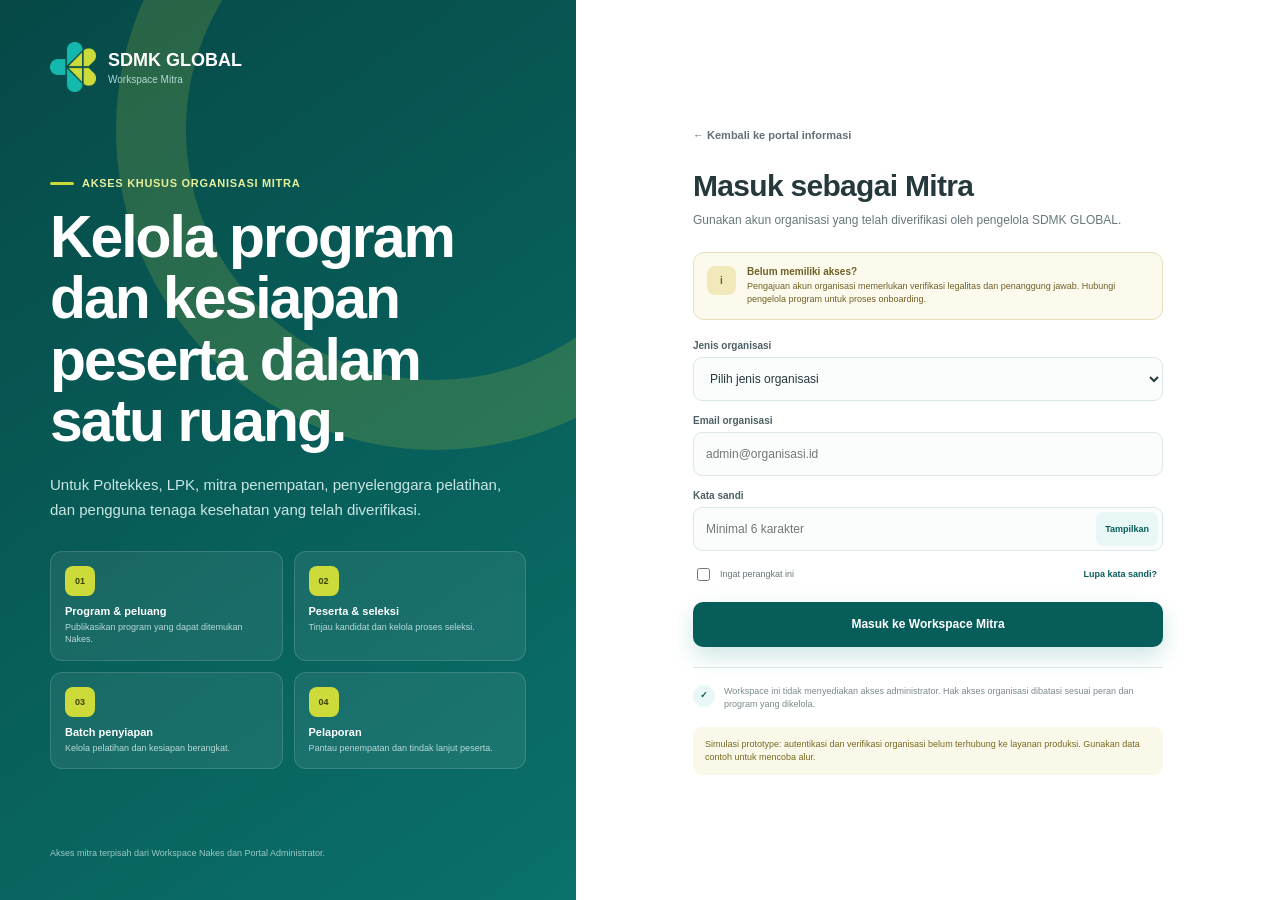
<file: login-mitra.html>
<!doctype html>
<html lang="id">
  <head>
    <meta charset="UTF-8" />
    <meta name="viewport" content="width=device-width, initial-scale=1.0" />
    <meta name="description" content="Login mitra penyelenggara dan penempatan SDMK GLOBAL." />
    <title>Masuk Workspace Mitra — SDMK GLOBAL</title>
    <style>
      :root{--teal:#14b8ad;--dark:#075d5a;--deep:#064947;--lime:#ccdb39;--ink:#25383c;--muted:#68777a;--line:#dce7e7;--soft:#e9f8f6;--canvas:#f5faf9;--warning:#9a6714}*{box-sizing:border-box}body{margin:0;min-height:100vh;color:var(--ink);background:var(--canvas);font-family:"Segoe UI",Arial,sans-serif}button,input,select{font:inherit}button{cursor:pointer}a{color:inherit;text-decoration:none}.shell{display:grid;min-height:100vh;grid-template-columns:minmax(430px,.9fr) minmax(520px,1.1fr)}.story{position:relative;display:flex;min-height:100vh;overflow:hidden;flex-direction:column;justify-content:space-between;padding:42px 50px;color:#fff;background:linear-gradient(145deg,var(--deep),#0a716b)}.story:before{position:absolute;top:-190px;right:-180px;width:500px;height:500px;border:70px solid rgba(204,219,57,.17);border-radius:50%;content:""}.brand{position:relative;z-index:1;display:flex;align-items:center;gap:12px}.brand img{width:46px;height:50px;object-fit:contain}.brand strong{display:block;font-size:18px}.brand span{display:block;margin-top:3px;color:#add8d4;font-size:10px}.story-main{position:relative;z-index:1;max-width:560px}.eyebrow{display:inline-flex;align-items:center;gap:8px;margin-bottom:17px;color:#e6ef9b;font-size:11px;font-weight:800;letter-spacing:.7px;text-transform:uppercase}.eyebrow:before{width:24px;height:3px;border-radius:99px;background:var(--lime);content:""}.story h1{margin:0;font-size:clamp(38px,4.6vw,62px);line-height:1.04;letter-spacing:-2px}.story-main>p{max-width:520px;margin:22px 0 28px;color:#c9e7e4;font-size:15px;line-height:1.65}.capabilities{display:grid;grid-template-columns:repeat(2,1fr);gap:11px}.capability{padding:14px;border:1px solid rgba(255,255,255,.14);border-radius:12px;background:rgba(255,255,255,.07)}.capability b{display:grid;width:30px;height:30px;margin-bottom:9px;place-items:center;border-radius:8px;color:#394400;background:var(--lime);font-size:9px}.capability strong{display:block;font-size:11px}.capability span{display:block;margin-top:4px;color:#b8dad7;font-size:9px;line-height:1.4}.story-foot{position:relative;z-index:1;color:#9dcac6;font-size:9px}.auth-area{display:flex;align-items:center;justify-content:center;padding:42px;background:#fff}.auth-wrap{width:min(470px,100%)}.back{display:inline-flex;align-items:center;gap:8px;margin-bottom:28px;color:#607276;font-size:11px;font-weight:700}.auth-wrap h2{margin:0;font-size:30px;letter-spacing:-.7px}.subtitle{margin:8px 0 23px;color:var(--muted);font-size:12px;line-height:1.5}.access-note{display:flex;gap:11px;margin-bottom:20px;padding:13px;border:1px solid #e8dfb8;border-radius:11px;color:#6f6024;background:#fcfaed}.access-note b{display:grid;width:29px;height:29px;flex:0 0 29px;place-items:center;border-radius:8px;background:#f2e9ba;font-size:10px}.access-note strong{display:block;font-size:10px}.access-note span{display:block;margin-top:3px;font-size:9px;line-height:1.4}.field{margin-bottom:14px}.field label{display:block;margin-bottom:6px;color:#4d6064;font-size:10px;font-weight:700}.field input,.field select{width:100%;height:44px;padding:0 12px;border:1px solid var(--line);border-radius:9px;outline:0;color:var(--ink);background:#fbfdfd;font-size:12px}.field input:focus,.field select:focus{border-color:var(--teal);box-shadow:0 0 0 3px rgba(20,184,173,.12)}.password{position:relative}.password input{padding-right:72px}.show{position:absolute;top:5px;right:5px;height:34px;padding:0 9px;border:0;border-radius:7px;color:var(--dark);background:var(--soft);font-size:9px;font-weight:750}.row{display:flex;align-items:center;justify-content:space-between;gap:15px;margin:0 0 18px}.remember{display:flex;align-items:center;gap:7px;color:#67777a;font-size:9px}.remember input{accent-color:var(--dark)}.text-link{border:0;color:var(--dark);background:transparent;font-size:9px;font-weight:750}.primary{display:flex;width:100%;height:45px;align-items:center;justify-content:center;border:0;border-radius:10px;color:#fff;background:var(--dark);box-shadow:0 9px 22px rgba(8,127,120,.2);font-size:12px;font-weight:750}.security{display:flex;gap:9px;margin-top:20px;padding-top:17px;border-top:1px solid var(--line);color:#7b898c;font-size:9px;line-height:1.45}.security b{display:grid;width:22px;height:22px;flex:0 0 22px;place-items:center;border-radius:50%;color:var(--dark);background:var(--soft)}.prototype{margin-top:16px;padding:11px 12px;border-radius:9px;color:#786821;background:#faf8e8;font-size:9px;line-height:1.45}.toast{position:fixed;right:20px;bottom:20px;z-index:30;max-width:340px;padding:13px 15px;border:1px solid #b9e4df;border-radius:11px;color:#1c625d;background:#effaf9;box-shadow:0 16px 40px rgba(31,72,73,.16);font-size:10px;opacity:0;transform:translateY(10px);transition:.18s ease}.toast.on{opacity:1;transform:none}@media(max-width:900px){.shell{grid-template-columns:1fr}.story{min-height:auto;padding:30px}.story-main{margin:65px 0 50px}.auth-area{padding:48px 24px}}@media(max-width:560px){.story{padding:24px 20px}.story-main{margin:48px 0 35px}.story h1{font-size:40px}.capabilities{grid-template-columns:1fr}.auth-area{padding:34px 18px}.auth-wrap h2{font-size:26px}}
    </style>
  </head>
  <body>
    <main class="shell">
      <section class="story"><a class="brand" href="landing-page.html"><img src="assets/logo-kemenkes.png" alt="Logo Kementerian Kesehatan" /><div><strong>SDMK GLOBAL</strong><span>Workspace Mitra</span></div></a><div class="story-main"><span class="eyebrow">Akses khusus organisasi mitra</span><h1>Kelola program dan kesiapan peserta dalam satu ruang.</h1><p>Untuk Poltekkes, LPK, mitra penempatan, penyelenggara pelatihan, dan pengguna tenaga kesehatan yang telah diverifikasi.</p><div class="capabilities"><div class="capability"><b>01</b><strong>Program & peluang</strong><span>Publikasikan program yang dapat ditemukan Nakes.</span></div><div class="capability"><b>02</b><strong>Peserta & seleksi</strong><span>Tinjau kandidat dan kelola proses seleksi.</span></div><div class="capability"><b>03</b><strong>Batch penyiapan</strong><span>Kelola pelatihan dan kesiapan berangkat.</span></div><div class="capability"><b>04</b><strong>Pelaporan</strong><span>Pantau penempatan dan tindak lanjut peserta.</span></div></div></div><div class="story-foot">Akses mitra terpisah dari Workspace Nakes dan Portal Administrator.</div></section>
      <section class="auth-area"><div class="auth-wrap"><a class="back" href="landing-page.html">← Kembali ke portal informasi</a><h2>Masuk sebagai Mitra</h2><p class="subtitle">Gunakan akun organisasi yang telah diverifikasi oleh pengelola SDMK GLOBAL.</p><div class="access-note"><b>i</b><div><strong>Belum memiliki akses?</strong><span>Pengajuan akun organisasi memerlukan verifikasi legalitas dan penanggung jawab. Hubungi pengelola program untuk proses onboarding.</span></div></div><form id="loginForm"><div class="field"><label>Jenis organisasi</label><select name="type" required><option value="">Pilih jenis organisasi</option><option>Poltekkes / Migrant Career Center</option><option>LPK / Lembaga Pelatihan</option><option>Mitra Penempatan</option><option>Fasilitas Kesehatan / User</option><option>Instansi Pemerintah</option></select></div><div class="field"><label>Email organisasi</label><input name="email" type="email" autocomplete="username" required placeholder="admin@organisasi.id" /></div><div class="field"><label>Kata sandi</label><div class="password"><input name="password" type="password" autocomplete="current-password" minlength="6" required placeholder="Minimal 6 karakter" /><button class="show" type="button">Tampilkan</button></div></div><div class="row"><label class="remember"><input type="checkbox" /> Ingat perangkat ini</label><button class="text-link" type="button" id="forgot">Lupa kata sandi?</button></div><button class="primary" type="submit">Masuk ke Workspace Mitra</button></form><div class="security"><b>✓</b><span>Workspace ini tidak menyediakan akses administrator. Hak akses organisasi dibatasi sesuai peran dan program yang dikelola.</span></div><div class="prototype">Simulasi prototype: autentikasi dan verifikasi organisasi belum terhubung ke layanan produksi. Gunakan data contoh untuk mencoba alur.</div></div></section>
    </main><div class="toast" id="toast" role="status">Informasi prototype.</div>
    <script>
      const form=document.getElementById('loginForm'),toast=document.getElementById('toast');let timer;
      function showToast(message){toast.textContent=message;toast.classList.add('on');clearTimeout(timer);timer=setTimeout(()=>toast.classList.remove('on'),2500)}
      document.querySelector('.show').addEventListener('click',(event)=>{const input=event.currentTarget.previousElementSibling;const reveal=input.type==='password';input.type=reveal?'text':'password';event.currentTarget.textContent=reveal?'Sembunyikan':'Tampilkan'});
      document.getElementById('forgot').addEventListener('click',()=>showToast('Instruksi pemulihan akan dikirim ke email organisasi terverifikasi.'));
      form.addEventListener('submit',(event)=>{event.preventDefault();if(!form.reportValidity())return;const data=Object.fromEntries(new FormData(form).entries());sessionStorage.setItem('sigmaPartner',JSON.stringify({name:data.email.split('@')[1]?.split('.')[0]||'Mitra SDMK GLOBAL',email:data.email,type:data.type,prototype:true}));window.location.href='workspace-mitra.html'});
    </script>
  </body>
</html>
</file>
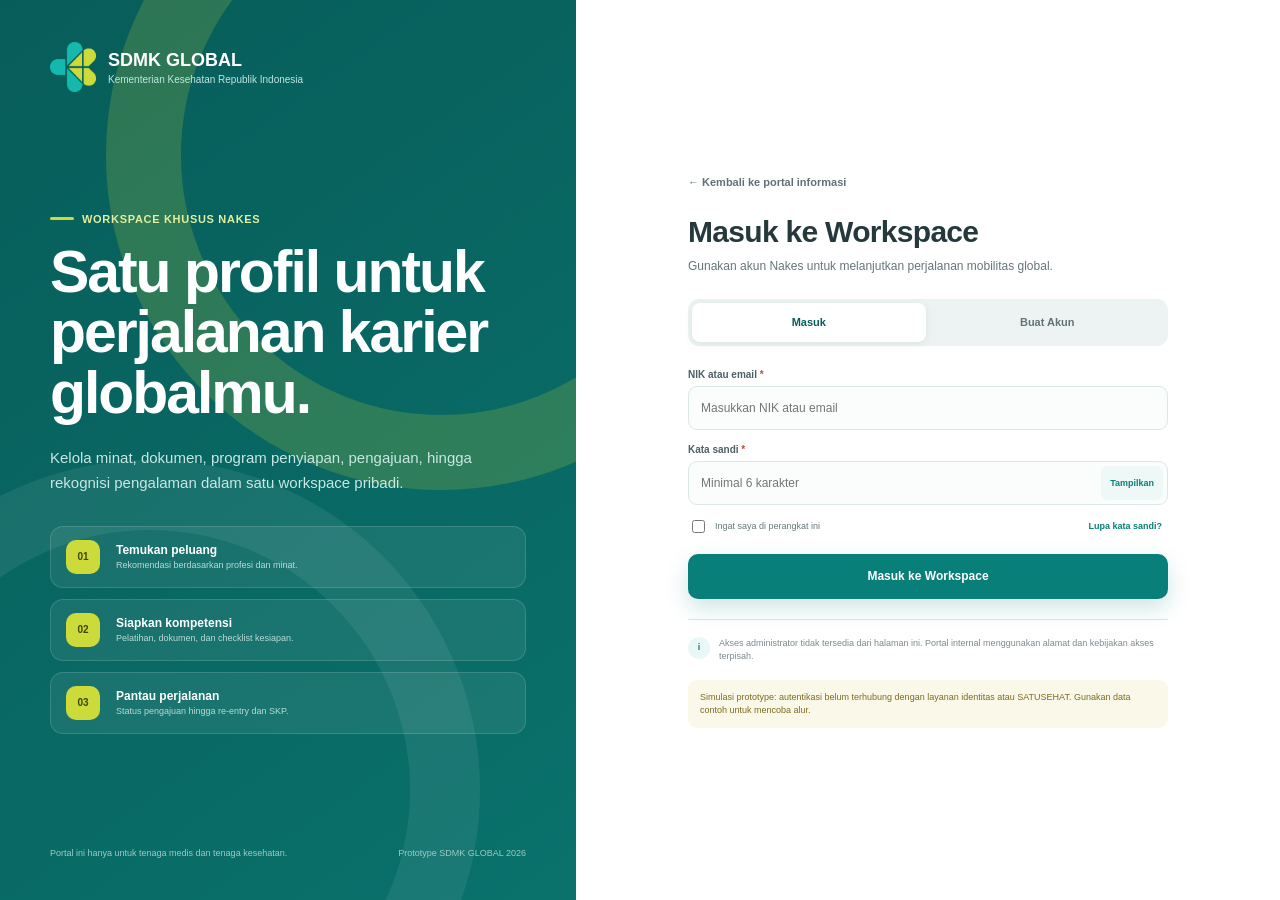
<file: login.html>
<!doctype html>
<html lang="id">
  <head>
    <meta charset="UTF-8" />
    <meta name="viewport" content="width=device-width, initial-scale=1.0" />
    <meta name="description" content="Login Nakes ke Workspace SDMK GLOBAL." />
    <title>Masuk Workspace Nakes — SDMK GLOBAL</title>
    <style>
      :root { --teal:#14b8ad; --teal-dark:#087f78; --teal-deep:#075d5a; --lime:#ccdb39; --ink:#25383c; --muted:#66767a; --line:#dce7e7; --soft:#e9f8f6; --canvas:#f5faf9; --danger:#b84c45; }
      * { box-sizing: border-box; }
      body { margin:0; min-height:100vh; color:var(--ink); background:var(--canvas); font-family:"Segoe UI",Arial,sans-serif; }
      button,input { font:inherit; }
      a { color:inherit; text-decoration:none; }
      .shell { display:grid; min-height:100vh; grid-template-columns:minmax(420px,.9fr) minmax(520px,1.1fr); }
      .story { position:relative; display:flex; min-height:100vh; flex-direction:column; justify-content:space-between; overflow:hidden; padding:42px 50px; color:#fff; background:linear-gradient(145deg,var(--teal-deep),#0a716b); }
      .story::before { position:absolute; top:-180px; right:-200px; width:520px; height:520px; border:75px solid rgba(204,219,57,.19); border-radius:50%; content:""; }
      .story::after { position:absolute; bottom:-220px; left:-180px; width:520px; height:520px; border:70px solid rgba(255,255,255,.07); border-radius:50%; content:""; }
      .brand { position:relative; z-index:1; display:flex; align-items:center; gap:12px; }
      .brand img { width:46px; height:50px; object-fit:contain; }
      .brand strong { display:block; font-size:18px; }
      .brand span { display:block; margin-top:3px; color:#bfe7e3; font-size:10px; }
      .story-main { position:relative; z-index:1; max-width:560px; }
      .eyebrow { display:inline-flex; align-items:center; gap:8px; margin-bottom:17px; color:#e3ef9c; font-size:11px; font-weight:800; letter-spacing:.7px; text-transform:uppercase; }
      .eyebrow::before { width:24px; height:3px; border-radius:99px; background:var(--lime); content:""; }
      .story h1 { margin:0; font-size:clamp(39px,4.6vw,64px); line-height:1.03; letter-spacing:-2px; }
      .story-main > p { max-width:520px; margin:23px 0 30px; color:#c9e7e4; font-size:15px; line-height:1.65; }
      .journey { display:grid; gap:11px; }
      .journey-item { display:grid; grid-template-columns:37px 1fr; gap:13px; align-items:center; padding:13px 15px; border:1px solid rgba(255,255,255,.14); border-radius:13px; background:rgba(255,255,255,.07); }
      .journey-item b { display:grid; width:34px; height:34px; place-items:center; border-radius:10px; color:#3b4700; background:var(--lime); font-size:10px; }
      .journey-item strong { display:block; font-size:12px; }
      .journey-item span { display:block; margin-top:3px; color:#b9dad7; font-size:9px; }
      .story-foot { position:relative; z-index:1; display:flex; justify-content:space-between; gap:20px; color:#9dcac6; font-size:9px; }

      .auth-area { display:flex; align-items:center; justify-content:center; padding:42px; background:#fff; }
      .auth-wrap { width:min(480px,100%); }
      .back { display:inline-flex; align-items:center; gap:8px; margin-bottom:27px; color:#607276; font-size:11px; font-weight:700; }
      .back:hover { color:var(--teal-dark); }
      .context-card { display:none; align-items:flex-start; gap:12px; margin-bottom:20px; padding:14px; border:1px solid #cbe8e5; border-radius:13px; color:#3f6264; background:#effaf8; }
      .context-card.show { display:flex; }
      .context-icon { display:grid; width:34px; height:34px; flex:0 0 34px; place-items:center; border-radius:10px; color:#fff; background:var(--teal); font-size:12px; font-weight:800; }
      .context-card strong { display:block; font-size:11px; }
      .context-card span { display:block; margin-top:4px; color:#688083; font-size:9px; line-height:1.4; }
      .auth-wrap h2 { margin:0; font-size:30px; letter-spacing:-.7px; }
      .auth-subtitle { margin:8px 0 24px; color:var(--muted); font-size:12px; line-height:1.5; }
      .tabs { display:grid; grid-template-columns:1fr 1fr; gap:5px; margin-bottom:23px; padding:4px; border-radius:11px; background:#edf3f3; }
      .tab { height:39px; border:0; border-radius:8px; color:#627276; background:transparent; font-size:11px; font-weight:750; cursor:pointer; }
      .tab.active { color:var(--teal-deep); background:#fff; box-shadow:0 2px 8px rgba(45,76,77,.09); }
      .form-panel { display:none; }
      .form-panel.active { display:block; }
      .field { margin-bottom:14px; }
      .field label { display:block; margin-bottom:6px; color:#4d6064; font-size:10px; font-weight:700; }
      .field label span { color:var(--danger); }
      .field input { width:100%; height:44px; padding:0 12px; border:1px solid var(--line); border-radius:9px; outline:none; color:var(--ink); background:#fbfdfd; font-size:12px; }
      .field input:focus { border-color:var(--teal); box-shadow:0 0 0 3px rgba(20,184,173,.12); }
      .password-wrap { position:relative; }
      .password-wrap input { padding-right:70px; }
      .show-password { position:absolute; top:5px; right:5px; height:34px; padding:0 9px; border:0; border-radius:7px; color:var(--teal-dark); background:#edf8f7; font-size:9px; font-weight:750; cursor:pointer; }
      .form-row { display:flex; align-items:center; justify-content:space-between; gap:15px; margin:-2px 0 18px; }
      .remember { display:flex; align-items:center; gap:7px; color:#67777a; font-size:9px; }
      .remember input { accent-color:var(--teal-dark); }
      .text-link { border:0; color:var(--teal-dark); background:none; font-size:9px; font-weight:750; cursor:pointer; }
      .btn { display:inline-flex; width:100%; min-height:45px; align-items:center; justify-content:center; border:1px solid transparent; border-radius:10px; color:#fff; background:var(--teal-dark); box-shadow:0 9px 22px rgba(8,127,120,.2); font-size:12px; font-weight:750; cursor:pointer; }
      .btn:hover { background:var(--teal-deep); }
      .security-note { display:flex; align-items:flex-start; gap:9px; margin-top:20px; padding-top:17px; border-top:1px solid var(--line); color:#7b898c; font-size:9px; line-height:1.45; }
      .security-note b { display:grid; width:22px; height:22px; flex:0 0 22px; place-items:center; border-radius:50%; color:var(--teal-dark); background:var(--soft); font-size:9px; }
      .prototype-note { margin-top:17px; padding:11px 12px; border-radius:9px; color:#7c6b20; background:#faf8e8; font-size:9px; line-height:1.45; }
      .toast { position:fixed; right:20px; bottom:20px; z-index:30; max-width:340px; padding:13px 15px; border:1px solid #b9e4df; border-radius:11px; color:#1c625d; background:#effaf9; box-shadow:0 16px 40px rgba(31,72,73,.16); font-size:10px; opacity:0; pointer-events:none; transform:translateY(10px); transition:180ms ease; }
      .toast.show { opacity:1; transform:translateY(0); }
      @media(max-width:900px){.shell{grid-template-columns:1fr}.story{min-height:auto;padding:30px 28px}.story-main{margin:70px 0 55px}.journey{grid-template-columns:repeat(3,1fr)}.journey-item{grid-template-columns:1fr}.auth-area{padding:50px 24px}}
      @media(max-width:620px){.story{padding:24px 20px}.story-main{margin:55px 0 36px}.story h1{font-size:42px}.journey{grid-template-columns:1fr}.story-foot{flex-direction:column}.auth-area{padding:34px 18px}.auth-wrap h2{font-size:26px}}
    </style>
  </head>
  <body>
    <main class="shell">
      <section class="story">
        <a class="brand" href="landing-page.html"><img src="assets/logo-kemenkes.png" alt="Logo Kementerian Kesehatan" /><div><strong>SDMK GLOBAL</strong><span>Kementerian Kesehatan Republik Indonesia</span></div></a>
        <div class="story-main"><span class="eyebrow">Workspace khusus Nakes</span><h1>Satu profil untuk perjalanan karier globalmu.</h1><p>Kelola minat, dokumen, program penyiapan, pengajuan, hingga rekognisi pengalaman dalam satu workspace pribadi.</p><div class="journey"><div class="journey-item"><b>01</b><div><strong>Temukan peluang</strong><span>Rekomendasi berdasarkan profesi dan minat.</span></div></div><div class="journey-item"><b>02</b><div><strong>Siapkan kompetensi</strong><span>Pelatihan, dokumen, dan checklist kesiapan.</span></div></div><div class="journey-item"><b>03</b><div><strong>Pantau perjalanan</strong><span>Status pengajuan hingga re-entry dan SKP.</span></div></div></div></div>
        <div class="story-foot"><span>Portal ini hanya untuk tenaga medis dan tenaga kesehatan.</span><span>Prototype SDMK GLOBAL 2026</span></div>
      </section>

      <section class="auth-area">
        <div class="auth-wrap">
          <a class="back" href="landing-page.html">← Kembali ke portal informasi</a>
          <div class="context-card" id="interestContext"><span class="context-icon">✓</span><div><strong>Minatmu sudah tersimpan sementara</strong><span id="interestSummary">Masuk atau buat akun untuk melanjutkan ke rekomendasi program.</span></div></div>
          <h2 id="authTitle">Masuk ke Workspace</h2><p class="auth-subtitle" id="authSubtitle">Gunakan akun Nakes untuk melanjutkan perjalanan mobilitas global.</p>
          <div class="tabs"><button class="tab active" type="button" data-tab="login">Masuk</button><button class="tab" type="button" data-tab="register">Buat Akun</button></div>

          <form class="form-panel active" id="loginForm" data-panel="login">
            <div class="field"><label>NIK atau email <span>*</span></label><input required name="identifier" autocomplete="username" placeholder="Masukkan NIK atau email" /></div>
            <div class="field"><label>Kata sandi <span>*</span></label><div class="password-wrap"><input required name="password" type="password" autocomplete="current-password" minlength="6" placeholder="Minimal 6 karakter" /><button class="show-password" type="button">Tampilkan</button></div></div>
            <div class="form-row"><label class="remember"><input type="checkbox" name="remember" /> Ingat saya di perangkat ini</label><button class="text-link" type="button" data-toast="Tautan pemulihan akun akan dikirim melalui kanal terverifikasi.">Lupa kata sandi?</button></div>
            <button class="btn" type="submit">Masuk ke Workspace</button>
          </form>

          <form class="form-panel" id="registerForm" data-panel="register">
            <div class="field"><label>Nama lengkap <span>*</span></label><input required name="name" autocomplete="name" placeholder="Nama sesuai identitas" /></div>
            <div class="field"><label>NIK <span>*</span></label><input required name="nik" inputmode="numeric" minlength="16" maxlength="16" pattern="[0-9]{16}" placeholder="16 digit NIK" /></div>
            <div class="field"><label>Email aktif <span>*</span></label><input required name="email" type="email" autocomplete="email" placeholder="nama@email.com" /></div>
            <div class="field"><label>Nomor ponsel <span>*</span></label><input required name="phone" type="tel" autocomplete="tel" placeholder="Contoh: 081234567890" /></div>
            <div class="field"><label>Buat kata sandi <span>*</span></label><div class="password-wrap"><input required name="password" type="password" autocomplete="new-password" minlength="8" placeholder="Minimal 8 karakter" /><button class="show-password" type="button">Tampilkan</button></div></div>
            <label class="remember" style="margin:0 0 18px"><input required type="checkbox" /> Saya menyetujui pemrosesan data untuk layanan mobilitas global SDMK.</label>
            <button class="btn" type="submit">Buat Akun dan Lanjutkan</button>
          </form>
          <div class="security-note"><b>i</b><span>Akses administrator tidak tersedia dari halaman ini. Portal internal menggunakan alamat dan kebijakan akses terpisah.</span></div>
          <div class="prototype-note">Simulasi prototype: autentikasi belum terhubung dengan layanan identitas atau SATUSEHAT. Gunakan data contoh untuk mencoba alur.</div>
        </div>
      </section>
    </main>
    <div class="toast" id="toast" role="status">Informasi prototype.</div>
    <script>
      const tabs = [...document.querySelectorAll('[data-tab]')];
      const panels = [...document.querySelectorAll('[data-panel]')];
      const interestContext = document.getElementById('interestContext');
      const interestSummary = document.getElementById('interestSummary');
      const toast = document.getElementById('toast');
      const params = new URLSearchParams(window.location.search);
      const safeNext = params.get('next') === 'workspace-nakes.html' ? 'workspace-nakes.html' : 'workspace-nakes.html';
      let toastTimer;

      function showToast(message) { toast.textContent=message; toast.classList.add('show'); clearTimeout(toastTimer); toastTimer=setTimeout(()=>toast.classList.remove('show'),2600); }
      function selectTab(tab) { tabs.forEach((item)=>item.classList.toggle('active',item.dataset.tab===tab)); panels.forEach((panel)=>panel.classList.toggle('active',panel.dataset.panel===tab)); document.getElementById('authTitle').textContent=tab==='login'?'Masuk ke Workspace':'Buat Akun Nakes'; document.getElementById('authSubtitle').textContent=tab==='login'?'Gunakan akun Nakes untuk melanjutkan perjalanan mobilitas global.':'Daftarkan akun untuk menyimpan profil, minat, dan progres penyiapan.'; }
      function completeAuth(user) { sessionStorage.setItem('sigmaUser',JSON.stringify(user)); window.location.href=safeNext; }

      const draft = JSON.parse(sessionStorage.getItem('sigmaInterestDraft') || 'null');
      if (draft) { interestContext.classList.add('show'); interestSummary.textContent=draft.program ? `${draft.program} akan diteruskan setelah kamu masuk.` : `Minat ${draft.path || 'mobilitas global'} akan diteruskan setelah kamu masuk.`; }
      if (params.get('mode') === 'register') selectTab('register');
      tabs.forEach((tab)=>tab.addEventListener('click',()=>selectTab(tab.dataset.tab)));
      document.querySelectorAll('.show-password').forEach((button)=>button.addEventListener('click',()=>{ const input=button.previousElementSibling; const show=input.type==='password'; input.type=show?'text':'password'; button.textContent=show?'Sembunyikan':'Tampilkan'; }));
      document.querySelectorAll('[data-toast]').forEach((button)=>button.addEventListener('click',()=>showToast(button.dataset.toast)));
      document.getElementById('loginForm').addEventListener('submit',(event)=>{ event.preventDefault(); if(!event.currentTarget.reportValidity())return; const identifier=new FormData(event.currentTarget).get('identifier'); completeAuth({name: identifier.includes('@')?'Maya Utami':`Nakes ${identifier.slice(-4)}`,identifier,prototype:true}); });
      document.getElementById('registerForm').addEventListener('submit',(event)=>{ event.preventDefault(); if(!event.currentTarget.reportValidity())return; const data=Object.fromEntries(new FormData(event.currentTarget).entries()); completeAuth({name:data.name,identifier:data.email,prototype:true,newAccount:true}); });
    </script>
  </body>
</html>
</file>
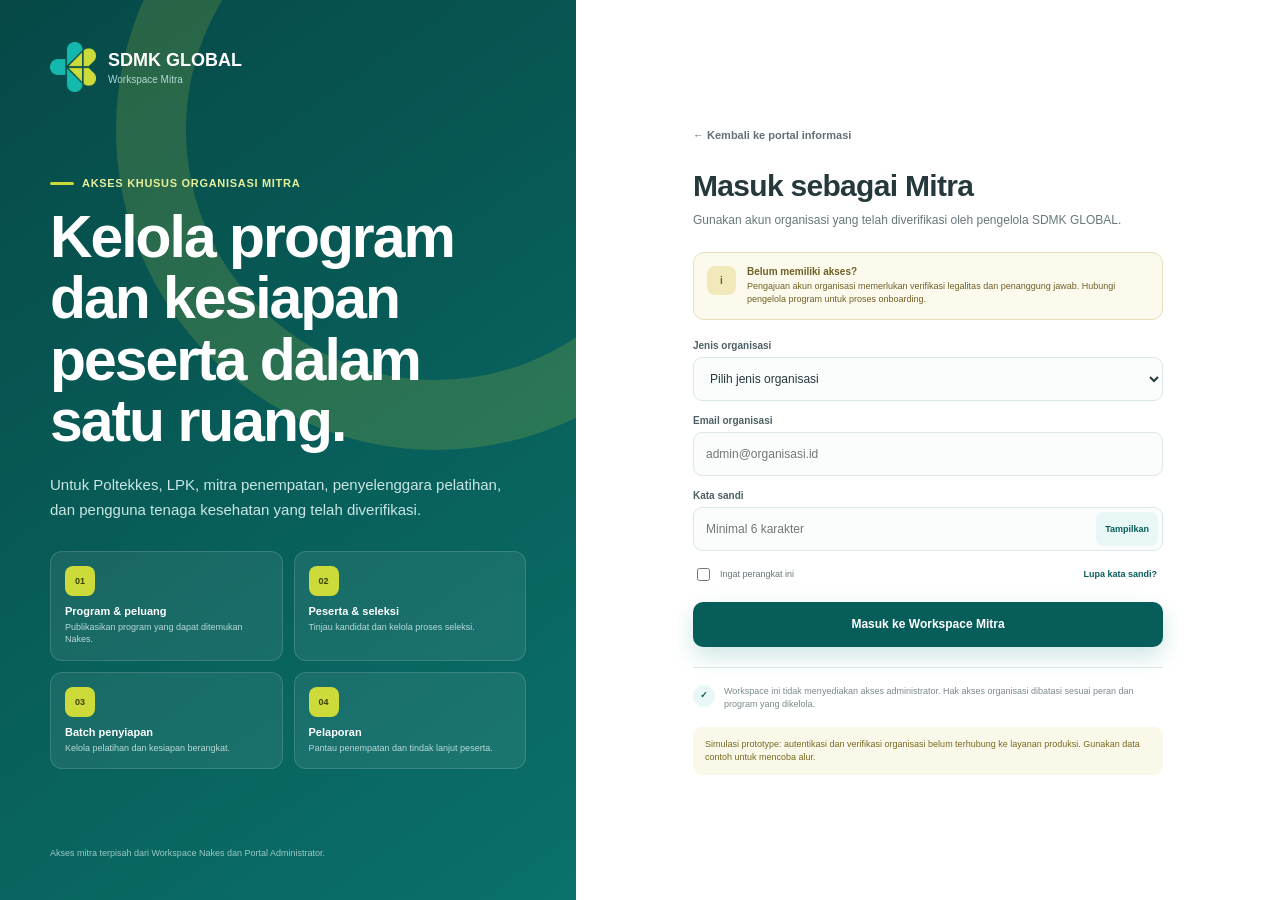
<file: workspace-mitra.html>
<!doctype html>
<html lang="id">
  <head>
    <meta charset="UTF-8" />
    <meta name="viewport" content="width=device-width, initial-scale=1.0" />
    <meta name="description" content="Workspace mitra SDMK GLOBAL untuk mengelola program, peserta, batch penyiapan, dan penempatan." />
    <title>Workspace Mitra — SDMK GLOBAL</title>
    <style>
      :root{--teal:#14b8ad;--dark:#087f78;--deep:#075d5a;--lime:#ccdb39;--ink:#25383c;--muted:#68777a;--line:#dce7e7;--soft:#e9f8f6;--canvas:#f5faf9;--white:#fff;--warning:#a36d16;--danger:#b84c45;--blue:#3e6fc5;--shadow:0 10px 30px rgba(32,74,75,.08)}*{box-sizing:border-box}body{margin:0;color:var(--ink);background:var(--canvas);font-family:"Segoe UI",Arial,sans-serif}button,input,select,textarea{font:inherit}button{cursor:pointer}a{color:inherit;text-decoration:none}.app{display:grid;min-height:100vh;grid-template-columns:252px 1fr}.sidebar{position:sticky;top:0;z-index:30;display:flex;height:100vh;flex-direction:column;padding:23px 17px 17px;color:#fff;background:linear-gradient(180deg,var(--deep),#064947)}.brand{display:flex;align-items:center;gap:11px;padding:0 8px 21px;border-bottom:1px solid rgba(255,255,255,.12)}.brand img{width:39px;height:42px;object-fit:contain}.brand strong{display:block;font-size:16px}.brand span{display:block;margin-top:2px;color:#9fd1cd;font-size:9px}.org{margin:17px 3px 8px;padding:11px;border:1px solid rgba(255,255,255,.12);border-radius:10px;background:rgba(255,255,255,.06)}.org small{display:block;color:#86c2bd;font-size:8px;text-transform:uppercase}.org strong{display:block;overflow:hidden;margin-top:4px;text-overflow:ellipsis;white-space:nowrap;font-size:10px}.verified{display:inline-flex;align-items:center;gap:5px;margin-top:7px;color:#e4ee91;font-size:8px}.nav-label{margin:17px 10px 7px;color:#7eb9b5;font-size:8px;font-weight:800;letter-spacing:.9px;text-transform:uppercase}.nav{display:grid;gap:4px}.nav button{display:flex;width:100%;min-height:40px;align-items:center;gap:10px;padding:0 11px;border:0;border-radius:9px;color:#badbd8;background:transparent;text-align:left;font-size:10px;font-weight:650}.nav button:hover{color:#fff;background:rgba(255,255,255,.07)}.nav button.active{color:#fff;background:rgba(20,184,173,.28)}.icon{display:grid;width:24px;height:24px;flex:0 0 24px;place-items:center;border-radius:7px;color:#eefa9c;background:rgba(255,255,255,.08);font-size:8px;font-weight:800}.nav button.active .icon{color:#394500;background:var(--lime)}.side-foot{margin-top:auto;padding-top:13px;border-top:1px solid rgba(255,255,255,.12)}.user{display:flex;align-items:center;gap:9px;padding:7px}.avatar{display:grid;width:32px;height:32px;place-items:center;border-radius:50%;background:var(--teal);font-size:9px;font-weight:800}.user strong{display:block;font-size:9px}.user span{display:block;margin-top:2px;color:#8ec3bf;font-size:8px}.logout{width:100%;height:32px;margin-top:5px;border:1px solid rgba(255,255,255,.13);border-radius:8px;color:#b6d8d5;background:transparent;font-size:8px;font-weight:700}.content{min-width:0}.topbar{position:sticky;top:0;z-index:20;display:flex;min-height:70px;align-items:center;justify-content:space-between;gap:18px;padding:0 32px;border-bottom:1px solid var(--line);background:rgba(255,255,255,.95);backdrop-filter:blur(12px)}.page-title strong{display:block;font-size:17px}.page-title span{display:block;margin-top:3px;color:var(--muted);font-size:9px}.top-actions{display:flex;align-items:center;gap:8px}.search{display:flex;width:min(290px,30vw);height:37px;align-items:center;gap:8px;padding:0 11px;border:1px solid var(--line);border-radius:9px;background:#fafcfc}.search input{min-width:0;flex:1;border:0;outline:0;background:transparent;font-size:9px}.square{position:relative;display:grid;width:37px;height:37px;place-items:center;border:1px solid var(--line);border-radius:9px;color:#4f6568;background:#fff}.square i{position:absolute;top:6px;right:6px;width:6px;height:6px;border-radius:50%;background:#e05048}.menu{display:none}.main{padding:27px 32px 48px}.view{display:none;animation:fade .16s ease}.view.active{display:block}@keyframes fade{from{opacity:.35;transform:translateY(3px)}}.hero{position:relative;overflow:hidden;display:grid;grid-template-columns:1fr auto;gap:20px;margin-bottom:18px;padding:25px 27px;border-radius:16px;color:#fff;background:linear-gradient(120deg,var(--deep),#0a827a);box-shadow:var(--shadow)}.hero:after{position:absolute;top:-100px;right:-35px;width:240px;height:240px;border:40px solid rgba(204,219,57,.15);border-radius:50%;content:""}.hero-copy,.hero-action{position:relative;z-index:1}.eyebrow{color:#e3ec91;font-size:8px;font-weight:800;letter-spacing:.8px;text-transform:uppercase}.hero h1{margin:7px 0 8px;font-size:25px;letter-spacing:-.5px}.hero p{max-width:650px;margin:0;color:#c4e1df;font-size:10px;line-height:1.5}.hero-action{display:flex;align-items:center}.hero-action button{height:38px;padding:0 13px;border:0;border-radius:9px;color:#384400;background:var(--lime);font-size:9px;font-weight:800}.metrics{display:grid;grid-template-columns:repeat(4,1fr);gap:13px;margin-bottom:18px}.metric{padding:16px 17px;border:1px solid var(--line);border-radius:12px;background:#fff;box-shadow:0 5px 18px rgba(32,73,74,.04)}.metric span{display:block;color:var(--muted);font-size:8px}.metric strong{display:block;margin:7px 0 4px;font-size:22px;letter-spacing:-.6px}.metric small{color:var(--dark);font-size:8px}.grid{display:grid;gap:17px}.grid.two{grid-template-columns:1.12fr .88fr}.grid.three{grid-template-columns:repeat(3,1fr)}.card{border:1px solid var(--line);border-radius:13px;background:#fff;box-shadow:0 5px 20px rgba(32,73,74,.04)}.card-head{display:flex;align-items:flex-start;justify-content:space-between;gap:14px;padding:17px 18px 12px}.card-head h2{margin:0;font-size:13px}.card-head p{margin:4px 0 0;color:var(--muted);font-size:8px;line-height:1.4}.link{border:0;color:var(--dark);background:transparent;font-size:8px;font-weight:750}.list{display:grid;gap:0;padding:0 18px 17px}.row{display:grid;grid-template-columns:36px 1fr auto;gap:11px;align-items:center;padding:12px 0;border-top:1px solid #edf2f2}.row-icon{display:grid;width:35px;height:35px;place-items:center;border-radius:9px;color:var(--dark);background:var(--soft);font-size:8px;font-weight:800}.row strong{display:block;font-size:9px}.row span{display:block;margin-top:3px;color:var(--muted);font-size:8px}.badge{display:inline-flex;min-height:22px;align-items:center;padding:0 8px;border-radius:99px;color:#276963;background:#dcf3f0;font-size:7px;font-weight:750;white-space:nowrap}.badge.warn{color:#835b14;background:#fbf0ce}.badge.muted{color:#667477;background:#e9eeee}.badge.blue{color:#365f9f;background:#e7effd}.pipeline{display:grid;grid-template-columns:repeat(5,1fr);gap:8px;padding:2px 18px 18px}.pipe{padding:13px 11px;border:1px solid var(--line);border-radius:9px;background:#fafcfc}.pipe b{display:block;color:var(--dark);font-size:18px}.pipe strong{display:block;margin-top:4px;font-size:8px}.pipe span{display:block;margin-top:3px;color:var(--muted);font-size:7px}.activity{position:relative;display:grid;gap:12px;padding:0 18px 18px 42px}.activity:before{position:absolute;top:4px;bottom:24px;left:27px;width:2px;background:#deebea;content:""}.activity-item{position:relative;padding:11px 12px;border:1px solid #e8eeee;border-radius:9px}.activity-item:before{position:absolute;top:15px;left:-21px;width:8px;height:8px;border:3px solid #fff;border-radius:50%;background:var(--teal);box-shadow:0 0 0 1px #b4d7d4;content:""}.activity-item strong{display:block;font-size:9px}.activity-item span{display:block;margin-top:3px;color:var(--muted);font-size:8px}.section-intro{display:flex;align-items:flex-end;justify-content:space-between;gap:18px;margin-bottom:17px}.section-intro h1{margin:0;font-size:23px;letter-spacing:-.5px}.section-intro p{max-width:680px;margin:6px 0 0;color:var(--muted);font-size:9px;line-height:1.5}.primary,.secondary{min-height:37px;padding:0 12px;border-radius:8px;font-size:8px;font-weight:750}.primary{border:1px solid var(--dark);color:#fff;background:var(--dark)}.secondary{border:1px solid var(--line);color:#4e6265;background:#fff}.toolbar{display:flex;flex-wrap:wrap;align-items:center;justify-content:space-between;gap:10px;margin-bottom:14px}.filters{display:flex;flex-wrap:wrap;gap:6px}.filter{min-height:29px;padding:0 10px;border:1px solid var(--line);border-radius:99px;color:#607174;background:#fff;font-size:7px;font-weight:700}.filter.active{border-color:var(--dark);color:#fff;background:var(--dark)}.table-wrap{overflow-x:auto}.table{width:100%;border-collapse:collapse;min-width:740px}.table th{padding:11px 14px;border-bottom:1px solid var(--line);color:#708083;background:#f8fbfa;text-align:left;font-size:7px;text-transform:uppercase}.table td{padding:13px 14px;border-bottom:1px solid #edf2f2;font-size:8px}.table td strong{display:block;font-size:9px}.table td span{display:block;margin-top:3px;color:var(--muted);font-size:7px}.table tr:last-child td{border-bottom:0}.table button{border:0;color:var(--dark);background:transparent;font-size:8px;font-weight:750}.program-grid{display:grid;grid-template-columns:repeat(3,1fr);gap:14px}.program{display:flex;min-height:205px;flex-direction:column;padding:16px}.program-top{display:flex;justify-content:space-between;gap:10px}.program-code{display:grid;width:38px;height:31px;place-items:center;border-radius:8px;color:var(--dark);background:var(--soft);font-size:8px;font-weight:800}.program h3{margin:14px 0 6px;font-size:12px}.program p{margin:0;color:var(--muted);font-size:8px;line-height:1.45}.program-meta{display:flex;flex-wrap:wrap;gap:5px;margin:11px 0;color:#617174;font-size:7px}.program-actions{display:flex;gap:7px;margin-top:auto}.program-actions button{flex:1}.batch-grid{display:grid;grid-template-columns:repeat(3,1fr);gap:14px}.batch{padding:16px}.batch h3{margin:12px 0 5px;font-size:12px}.batch p{margin:0;color:var(--muted);font-size:8px}.progress{height:6px;overflow:hidden;margin:13px 0 7px;border-radius:99px;background:#e6eeee}.progress i{display:block;height:100%;border-radius:inherit;background:var(--teal)}.progress-label{display:flex;justify-content:space-between;color:var(--muted);font-size:7px}.batch .secondary{width:100%;margin-top:13px}.form-card{padding:19px}.form-grid{display:grid;grid-template-columns:repeat(2,1fr);gap:14px}.field label{display:block;margin-bottom:6px;color:#4d6064;font-size:8px;font-weight:700}.field input,.field select,.field textarea{width:100%;min-height:40px;padding:9px 10px;border:1px solid var(--line);border-radius:8px;outline:0;color:var(--ink);background:#fbfdfd;font-size:9px}.field textarea{min-height:82px;resize:vertical}.field input:focus,.field select:focus,.field textarea:focus{border-color:var(--teal);box-shadow:0 0 0 3px rgba(20,184,173,.11)}.full{grid-column:1/-1}.form-actions{display:flex;justify-content:flex-end;gap:8px;margin-top:17px;padding-top:15px;border-top:1px solid var(--line)}.sync{display:flex;align-items:center;gap:14px;padding:16px;border:1px dashed #a9d8d5;border-radius:10px;background:#f5fbfa}.sync b{display:grid;width:42px;height:42px;flex:0 0 42px;place-items:center;border-radius:11px;color:var(--dark);background:#dff4f1;font-size:12px}.sync strong{display:block;font-size:10px}.sync span{display:block;margin-top:4px;color:var(--muted);font-size:8px;line-height:1.45}.empty{padding:37px 20px;text-align:center}.empty b{display:grid;width:54px;height:54px;margin:0 auto 12px;place-items:center;border-radius:16px;color:var(--dark);background:var(--soft);font-size:14px}.empty h3{margin:0;font-size:13px}.empty p{max-width:450px;margin:7px auto 14px;color:var(--muted);font-size:8px;line-height:1.5}.prototype{margin-top:22px;color:#819093;font-size:8px;text-align:center}.modal{position:fixed;inset:0;z-index:70;display:none;align-items:center;justify-content:center;padding:20px;background:rgba(18,41,42,.54)}.modal.open{display:flex}.modal-card{width:min(650px,100%);max-height:88vh;overflow:auto;border-radius:14px;background:#fff;box-shadow:0 25px 70px rgba(15,42,42,.25)}.modal-head{display:flex;align-items:flex-start;justify-content:space-between;gap:15px;padding:19px 20px;border-bottom:1px solid var(--line)}.modal-head h2{margin:0;font-size:16px}.modal-head p{margin:4px 0 0;color:var(--muted);font-size:8px}.close{display:grid;width:32px;height:32px;place-items:center;border:0;border-radius:8px;color:#5d6e71;background:#edf2f2}.modal-body{padding:19px 20px}.toast{position:fixed;right:21px;bottom:21px;z-index:80;max-width:350px;padding:13px 15px;border:1px solid #b9e4df;border-radius:10px;color:#1c625d;background:#effaf9;box-shadow:0 16px 40px rgba(31,72,73,.16);font-size:8px;opacity:0;transform:translateY(10px);transition:.18s}.toast.on{opacity:1;transform:none}.overlay{display:none;position:fixed;inset:0;z-index:25;background:rgba(15,35,36,.35)}@media(max-width:1120px){.grid.two{grid-template-columns:1fr}.metrics{grid-template-columns:repeat(2,1fr)}.program-grid,.batch-grid{grid-template-columns:repeat(2,1fr)}.pipeline{grid-template-columns:repeat(3,1fr)}}@media(max-width:820px){.app{grid-template-columns:1fr}.sidebar{position:fixed;left:-260px;width:252px;transition:.2s}.app.menu-open .sidebar{left:0}.app.menu-open .overlay{display:block}.menu{display:grid}.topbar{padding:0 19px}.main{padding:22px 19px 40px}.search{display:none}.hero{grid-template-columns:1fr}.hero-action{justify-content:flex-start}}@media(max-width:560px){.topbar{min-height:62px}.page-title span{display:none}.main{padding:17px 13px 34px}.hero{padding:21px}.hero h1{font-size:21px}.metrics,.program-grid,.batch-grid,.grid.three,.form-grid,.pipeline{grid-template-columns:1fr}.section-intro{align-items:flex-start;flex-direction:column}.row{grid-template-columns:34px 1fr}.row .badge{grid-column:2;justify-self:start}.modal{padding:10px}.full{grid-column:auto}}
    </style>
  </head>
  <body>
    <div class="app" id="app">
      <aside class="sidebar"><a class="brand" href="landing-page.html"><img src="assets/logo-kemenkes.png" alt="Logo Kementerian Kesehatan" /><div><strong>SDMK GLOBAL</strong><span>Workspace Mitra</span></div></a><div class="org"><small>Organisasi aktif</small><strong data-org>Akademi Sakura</strong><span class="verified">● Mitra terverifikasi</span></div><div class="nav-label">Operasional</div><nav class="nav"><button class="active" data-view="home"><span class="icon">⌂</span>Ringkasan</button><button data-view="programs"><span class="icon">PR</span>Program & Peluang</button><button data-view="participants"><span class="icon">NK</span>Peserta & Seleksi</button><button data-view="batches"><span class="icon">BT</span>Batch Penyiapan</button><button data-view="departure"><span class="icon">LN</span>Keberangkatan</button><button data-view="monitoring"><span class="icon">MN</span>Monitoring Peserta</button></nav><div class="nav-label">Tata kelola</div><nav class="nav"><button data-view="reports"><span class="icon">RP</span>Laporan Program</button><button data-view="organization"><span class="icon">OR</span>Profil Organisasi</button></nav><div class="side-foot"><div class="user"><span class="avatar">AM</span><div><strong>Admin Mitra</strong><span>Pengelola program</span></div></div><button class="logout" id="logout">Keluar dari workspace</button></div></aside><div class="overlay" id="overlay"></div>
      <div class="content"><header class="topbar"><div class="page-title"><strong id="title">Ringkasan Mitra</strong><span id="subtitle">Kinerja program dan aktivitas terkini</span></div><div class="top-actions"><label class="search">⌕<input id="search" aria-label="Cari peserta atau program" placeholder="Cari peserta atau program..." /></label><button class="square" id="notification" aria-label="Notifikasi">♢<i></i></button><button class="square menu" id="menu" aria-label="Buka menu">☰</button></div></header>
        <main class="main">
          <section class="view active" data-page="home"><div class="hero"><div class="hero-copy"><span class="eyebrow">Workspace organisasi terverifikasi</span><h1>Selamat datang, <span data-org>Akademi Sakura</span>.</h1><p>Kelola peluang, seleksi peserta, program penyiapan, keberangkatan, dan monitoring dari satu ruang kerja organisasi.</p></div><div class="hero-action"><button data-open="program">+ Tambah program</button></div></div><div class="metrics"><div class="metric"><span>Program aktif</span><strong>6</strong><small>2 pendaftaran dibuka</small></div><div class="metric"><span>Peserta terdaftar</span><strong>148</strong><small>+18 bulan ini</small></div><div class="metric"><span>Dalam penyiapan</span><strong>64</strong><small>3 batch berjalan</small></div><div class="metric"><span>Siap berangkat</span><strong>22</strong><small>Target Oktober 2026</small></div></div><div class="grid two"><article class="card"><div class="card-head"><div><h2>Pipeline Peserta</h2><p>Ringkasan status dari minat hingga penempatan.</p></div><button class="link" data-go="participants">Lihat peserta</button></div><div class="pipeline"><div class="pipe"><b>148</b><strong>Minat</strong><span>Peserta masuk</span></div><div class="pipe"><b>91</b><strong>Verifikasi</strong><span>Dokumen ditinjau</span></div><div class="pipe"><b>64</b><strong>Penyiapan</strong><span>Pelatihan aktif</span></div><div class="pipe"><b>22</b><strong>Siap</strong><span>Checklist lengkap</span></div><div class="pipe"><b>38</b><strong>Ditempatkan</strong><span>Di luar negeri</span></div></div></article><article class="card"><div class="card-head"><div><h2>Perlu Tindakan</h2><p>Prioritas operasional hari ini.</p></div></div><div class="list"><div class="row"><span class="row-icon">12</span><div><strong>Dokumen perlu diverifikasi</strong><span>Peserta batch Jepang Oktober</span></div><span class="badge warn">Tinjau</span></div><div class="row"><span class="row-icon">05</span><div><strong>Jadwal wawancara</strong><span>Belum ditetapkan</span></div><span class="badge blue">Atur</span></div><div class="row"><span class="row-icon">03</span><div><strong>Checklist belum lengkap</strong><span>Target berangkat 28 Oktober</span></div><span class="badge warn">Follow up</span></div></div></article></div><div class="grid two" style="margin-top:17px"><article class="card"><div class="card-head"><div><h2>Program Berjalan</h2><p>Program dengan aktivitas terkini.</p></div><button class="link" data-go="programs">Kelola semua</button></div><div class="list"><div class="row"><span class="row-icon">JP</span><div><strong>Caregiver Jepang 2026</strong><span>82 peserta • Pendaftaran ditutup</span></div><span class="badge">Aktif</span></div><div class="row"><span class="row-icon">N4</span><div><strong>Pelatihan Bahasa Jepang N4</strong><span>41 peserta • 64% progres rata-rata</span></div><span class="badge blue">Berjalan</span></div><div class="row"><span class="row-icon">EN</span><div><strong>English for Healthcare</strong><span>25 peserta • Pendaftaran dibuka</span></div><span class="badge">Dibuka</span></div></div></article><article class="card"><div class="card-head"><div><h2>Aktivitas Terbaru</h2><p>Pembaruan dari tim dan peserta.</p></div></div><div class="activity"><div class="activity-item"><strong>12 dokumen baru dikirim peserta</strong><span>15 menit lalu • Batch Jepang</span></div><div class="activity-item"><strong>Jadwal kelas N4 diperbarui</strong><span>2 jam lalu • oleh Koordinator Pelatihan</span></div><div class="activity-item"><strong>Data keberangkatan tersimpan</strong><span>Kemarin • 8 peserta</span></div></div></article></div></section>

          <section class="view" data-page="programs"><div class="section-intro"><div><h1>Program & Peluang</h1><p>Buat dan publikasikan peluang penempatan, pelatihan bahasa, serta peningkatan kompetensi untuk Workspace Nakes.</p></div><button class="primary" data-open="program">+ Tambah program</button></div><div class="toolbar"><div class="filters"><button class="filter active">Semua</button><button class="filter">Dibuka</button><button class="filter">Berjalan</button><button class="filter">Draft</button></div></div><div class="program-grid" id="programGrid"><article class="card program"><div class="program-top"><span class="program-code">JP</span><span class="badge">Dibuka</span></div><h3>Caregiver Jepang 2027</h3><p>Peluang penempatan caregiver untuk kandidat bidang kesehatan.</p><div class="program-meta"><span>Kuota 80</span><span>•</span><span>32 pendaftar</span></div><div class="program-actions"><button class="secondary" data-toast="Detail program dibuka.">Detail</button><button class="primary" data-toast="Program siap diedit pada prototype.">Edit</button></div></article><article class="card program"><div class="program-top"><span class="program-code">N4</span><span class="badge blue">Berjalan</span></div><h3>Bahasa Jepang Intensif N4</h3><p>Pelatihan bahasa dan budaya kerja untuk batch penempatan Jepang.</p><div class="program-meta"><span>41 peserta</span><span>•</span><span>4 bulan</span></div><div class="program-actions"><button class="secondary" data-go="batches">Batch</button><button class="primary" data-toast="Program siap diedit pada prototype.">Edit</button></div></article><article class="card program"><div class="program-top"><span class="program-code">EN</span><span class="badge muted">Draft</span></div><h3>English for Healthcare</h3><p>Persiapan komunikasi klinis bagi tenaga kesehatan global.</p><div class="program-meta"><span>Target 40</span><span>•</span><span>Daring</span></div><div class="program-actions"><button class="secondary" data-toast="Pratinjau program dibuka.">Pratinjau</button><button class="primary" data-toast="Program siap diedit pada prototype.">Edit</button></div></article></div></section>

          <section class="view" data-page="participants"><div class="section-intro"><div><h1>Peserta & Seleksi</h1><p>Tinjau profil, kelengkapan dokumen, hasil seleksi, dan penempatan peserta ke dalam batch.</p></div><button class="primary" data-toast="Simulasi ekspor daftar peserta dimulai.">Ekspor peserta</button></div><div class="card table-wrap"><table class="table"><thead><tr><th>Peserta</th><th>Program</th><th>Kelengkapan</th><th>Status</th><th>Tindakan</th></tr></thead><tbody id="participantRows"><tr><td><strong>Maya Utami</strong><span>Perawat • Jawa Barat</span></td><td>Caregiver Jepang</td><td>82%</td><td><span class="badge warn">Verifikasi</span></td><td><button data-review="Maya Utami">Tinjau →</button></td></tr><tr><td><strong>Rizky Pratama</strong><span>Perawat • Jawa Tengah</span></td><td>Caregiver Jepang</td><td>100%</td><td><span class="badge">Lolos seleksi</span></td><td><button data-review="Rizky Pratama">Tinjau →</button></td></tr><tr><td><strong>Siti Nuraini</strong><span>Bidan • Sulawesi Selatan</span></td><td>English for Healthcare</td><td>76%</td><td><span class="badge blue">Wawancara</span></td><td><button data-review="Siti Nuraini">Tinjau →</button></td></tr><tr><td><strong>Dimas Saputra</strong><span>Caregiver • DKI Jakarta</span></td><td>Caregiver Jepang</td><td>64%</td><td><span class="badge muted">Perlu dokumen</span></td><td><button data-review="Dimas Saputra">Tinjau →</button></td></tr></tbody></table></div></section>

          <section class="view" data-page="batches"><div class="section-intro"><div><h1>Batch Penyiapan</h1><p>Kelompokkan peserta, tentukan jadwal pelatihan, PIC, target kompetensi, dan kesiapan pra-keberangkatan.</p></div><button class="primary" data-open="batch">+ Buat batch</button></div><div class="batch-grid" id="batchGrid"><article class="card batch"><span class="badge blue">Berjalan</span><h3>Jepang • Oktober 2026</h3><p>41 peserta • PIC: Ayu Lestari</p><div class="progress"><i style="width:68%"></i></div><div class="progress-label"><span>Progres penyiapan</span><b>68%</b></div><button class="secondary" data-toast="Detail batch Jepang dibuka.">Kelola batch</button></article><article class="card batch"><span class="badge warn">Pra-keberangkatan</span><h3>Jepang • November 2026</h3><p>22 peserta • PIC: Budi Santoso</p><div class="progress"><i style="width:84%"></i></div><div class="progress-label"><span>Kesiapan peserta</span><b>84%</b></div><button class="secondary" data-go="departure">Lihat kesiapan</button></article><article class="card batch"><span class="badge muted">Draft</span><h3>Jerman • Januari 2027</h3><p>Target 30 peserta • PIC belum ditetapkan</p><div class="progress"><i style="width:12%"></i></div><div class="progress-label"><span>Persiapan batch</span><b>12%</b></div><button class="secondary" data-toast="Draft batch Jerman dibuka.">Lengkapi batch</button></article></div></section>

          <section class="view" data-page="departure"><div class="section-intro"><div><h1>Keberangkatan & Penempatan</h1><p>Pastikan checklist peserta lengkap, lalu catat jadwal keberangkatan dan detail penempatan di luar negeri.</p></div><button class="primary" data-open="departure">+ Catat keberangkatan</button></div><div class="grid two"><article class="card"><div class="card-head"><div><h2>Kesiapan Batch November 2026</h2><p>Target berangkat 28 Oktober 2026.</p></div><span class="badge warn">22 peserta</span></div><div class="list"><div class="row"><span class="row-icon">19</span><div><strong>Dokumen perjalanan lengkap</strong><span>3 peserta masih perlu visa</span></div><span class="badge">86%</span></div><div class="row"><span class="row-icon">22</span><div><strong>Medical check-up</strong><span>Seluruh hasil diterima</span></div><span class="badge">100%</span></div><div class="row"><span class="row-icon">18</span><div><strong>Orientasi selesai</strong><span>4 peserta perlu sesi susulan</span></div><span class="badge warn">82%</span></div></div></article><article class="card"><div class="card-head"><div><h2>Sinkronisasi Penempatan</h2><p>Rancangan pertukaran data dengan sistem terkait.</p></div></div><div style="padding:0 18px 18px"><div class="sync"><b>↻</b><div><strong>Menunggu integrasi sistem</strong><span>Data keberangkatan dan penempatan nantinya diteruskan sesuai kewenangan ke SATUSEHAT SDMK dan sistem terkait.</span></div></div></div></article></div></section>

          <section class="view" data-page="monitoring"><div class="section-intro"><div><h1>Monitoring Peserta</h1><p>Pantau status kontrak, lokasi fasilitas, kontak darurat, serta kasus pelindungan peserta yang sudah ditempatkan.</p></div><button class="primary" data-toast="Formulir pembaruan monitoring dibuka pada prototype.">Pembarui status</button></div><div class="metrics"><div class="metric"><span>Ditempatkan</span><strong>38</strong><small>Jepang</small></div><div class="metric"><span>Kontrak aktif</span><strong>38</strong><small>100% terdata</small></div><div class="metric"><span>Perlu tindak lanjut</span><strong>2</strong><small>Non-darurat</small></div><div class="metric"><span>Kasus terbuka</span><strong>1</strong><small>Dalam penanganan</small></div></div><div class="card table-wrap"><table class="table"><thead><tr><th>Peserta</th><th>Fasilitas / Negara</th><th>Kontrak</th><th>Status</th><th>Tindakan</th></tr></thead><tbody><tr><td><strong>Anisa Rahma</strong><span>Perawat</span></td><td>Sakura Care • Jepang</td><td>s.d. Mei 2028</td><td><span class="badge">Aman</span></td><td><button data-toast="Profil monitoring Anisa dibuka.">Detail →</button></td></tr><tr><td><strong>Fajar Hidayat</strong><span>Caregiver</span></td><td>Osaka Elderly Care • Jepang</td><td>s.d. Juli 2028</td><td><span class="badge warn">Follow up</span></td><td><button data-toast="Profil monitoring Fajar dibuka.">Detail →</button></td></tr><tr><td><strong>Nadia Putri</strong><span>Perawat</span></td><td>Tokyo Medical Group • Jepang</td><td>s.d. Maret 2028</td><td><span class="badge">Aman</span></td><td><button data-toast="Profil monitoring Nadia dibuka.">Detail →</button></td></tr></tbody></table></div></section>

          <section class="view" data-page="reports"><div class="section-intro"><div><h1>Laporan Program</h1><p>Ringkasan operasional untuk kebutuhan evaluasi program dan pelaporan organisasi.</p></div><button class="primary" data-toast="Laporan PDF sedang disiapkan dalam simulasi.">Unduh laporan</button></div><div class="grid three"><article class="card empty"><b>PR</b><h3>Laporan Program</h3><p>Peserta, seleksi, tingkat kelulusan, dan progres program.</p><button class="secondary" data-toast="Pratinjau laporan program dibuka.">Pratinjau</button></article><article class="card empty"><b>BT</b><h3>Laporan Batch</h3><p>Progres pelatihan dan kesiapan pra-keberangkatan.</p><button class="secondary" data-toast="Pratinjau laporan batch dibuka.">Pratinjau</button></article><article class="card empty"><b>LN</b><h3>Laporan Penempatan</h3><p>Keberangkatan, fasilitas, kontrak, dan monitoring peserta.</p><button class="secondary" data-toast="Pratinjau laporan penempatan dibuka.">Pratinjau</button></article></div></section>

          <section class="view" data-page="organization"><div class="section-intro"><div><h1>Profil Organisasi</h1><p>Data legalitas, penanggung jawab, bidang layanan, dan status verifikasi mitra.</p></div><span class="badge">Terverifikasi</span></div><form class="card form-card" id="orgForm"><div class="form-grid"><div class="field"><label>Nama organisasi</label><input name="org" data-org-input value="Akademi Sakura" required /></div><div class="field"><label>Jenis organisasi</label><select><option>Mitra Penempatan</option><option>LPK / Lembaga Pelatihan</option><option>Poltekkes / Migrant Career Center</option><option>Fasilitas Kesehatan / User</option></select></div><div class="field"><label>Nomor legalitas</label><input value="AHU-2026-•••••" /></div><div class="field"><label>Penanggung jawab</label><input value="Dr. Andi Wijaya" /></div><div class="field"><label>Email organisasi</label><input type="email" value="admin@akademisakura.id" /></div><div class="field"><label>Nomor kontak</label><input value="021 555 0188" /></div><div class="field full"><label>Alamat kantor</label><textarea>Jakarta, Indonesia</textarea></div></div><div class="form-actions"><button class="secondary" type="button" data-toast="Perubahan dibatalkan pada prototype.">Batal</button><button class="primary" type="submit">Simpan perubahan</button></div></form></section>
          <p class="prototype">Prototype SDMK GLOBAL 2026 • Seluruh data adalah simulasi dan belum terhubung ke layanan eksternal.</p>
        </main></div>
    </div>

    <div class="modal" id="modal" role="dialog" aria-modal="true" aria-labelledby="modalTitle"><div class="modal-card"><div class="modal-head"><div><h2 id="modalTitle">Tambah Program</h2><p id="modalSubtitle">Lengkapi informasi dasar.</p></div><button class="close" id="closeModal" aria-label="Tutup">×</button></div><form class="modal-body" id="modalForm"><div class="form-grid" id="modalFields"></div><div class="form-actions"><button class="secondary" id="cancelModal" type="button">Batal</button><button class="primary" type="submit">Simpan</button></div></form></div></div><div class="toast" id="toast" role="status">Informasi tersimpan.</div>
    <script>
      const partner=JSON.parse(sessionStorage.getItem('sigmaPartner')||'null');if(!partner)window.location.replace('login-mitra.html');
      const app=document.getElementById('app'),modal=document.getElementById('modal'),fields=document.getElementById('modalFields'),toast=document.getElementById('toast');let timer,currentModal='';
      const orgName=partner?.name?partner.name.replace(/\b\w/g,c=>c.toUpperCase()):'Mitra SDMK GLOBAL';document.querySelectorAll('[data-org]').forEach(el=>el.textContent=orgName);document.querySelectorAll('[data-org-input]').forEach(el=>el.value=orgName);
      const pages={home:['Ringkasan Mitra','Kinerja program dan aktivitas terkini'],programs:['Program & Peluang','Publikasi program untuk Nakes'],participants:['Peserta & Seleksi','Verifikasi kandidat dan hasil seleksi'],batches:['Batch Penyiapan','Pelatihan dan kesiapan peserta'],departure:['Keberangkatan','Kesiapan dan data penempatan'],monitoring:['Monitoring Peserta','Pemantauan peserta di luar negeri'],reports:['Laporan Program','Evaluasi dan pelaporan organisasi'],organization:['Profil Organisasi','Legalitas dan data penanggung jawab']};
      const modalConfig={program:{title:'Tambah Program',subtitle:'Program akan tampil di Workspace Nakes setelah dipublikasikan.',fields:'<div class="field"><label>Nama program</label><input name="name" required placeholder="Contoh: Caregiver Jepang 2027"></div><div class="field"><label>Jenis program</label><select required><option>Peluang penempatan</option><option>Pelatihan bahasa</option><option>Peningkatan kompetensi</option></select></div><div class="field"><label>Negara tujuan</label><input placeholder="Contoh: Jepang"></div><div class="field"><label>Kuota peserta</label><input type="number" min="1" value="30"></div><div class="field full"><label>Deskripsi singkat</label><textarea required placeholder="Jelaskan tujuan dan sasaran program"></textarea></div>'},batch:{title:'Buat Batch Penyiapan',subtitle:'Kelompokkan peserta dan jadwal penyiapan.',fields:'<div class="field"><label>Nama batch</label><input name="name" required placeholder="Contoh: Jepang Februari 2027"></div><div class="field"><label>Program</label><select><option>Caregiver Jepang 2027</option><option>Bahasa Jepang Intensif N4</option></select></div><div class="field"><label>Tanggal mulai</label><input type="date" required></div><div class="field"><label>Target keberangkatan</label><input type="date"></div><div class="field full"><label>PIC batch</label><input placeholder="Nama koordinator"></div>'},departure:{title:'Catat Keberangkatan',subtitle:'Rekam jadwal dan penempatan peserta yang siap berangkat.',fields:'<div class="field"><label>Batch</label><select><option>Jepang November 2026</option></select></div><div class="field"><label>Tanggal keberangkatan</label><input type="date" required></div><div class="field"><label>Nomor penerbangan</label><input placeholder="Contoh: GA 874"></div><div class="field"><label>Kota tujuan</label><input placeholder="Contoh: Tokyo"></div><div class="field full"><label>Fasilitas / pengguna</label><input required placeholder="Nama fasilitas kesehatan atau user"></div>'}};
      function showToast(message){toast.textContent=message;toast.classList.add('on');clearTimeout(timer);timer=setTimeout(()=>toast.classList.remove('on'),2600)}
      function go(view){document.querySelectorAll('.view').forEach(el=>el.classList.toggle('active',el.dataset.page===view));document.querySelectorAll('[data-view]').forEach(el=>el.classList.toggle('active',el.dataset.view===view));document.getElementById('title').textContent=pages[view][0];document.getElementById('subtitle').textContent=pages[view][1];app.classList.remove('menu-open');window.scrollTo({top:0,behavior:'smooth'})}
      function openModal(type){currentModal=type;const config=modalConfig[type];document.getElementById('modalTitle').textContent=config.title;document.getElementById('modalSubtitle').textContent=config.subtitle;fields.innerHTML=config.fields;modal.classList.add('open');fields.querySelector('input,select,textarea')?.focus()}
      function closeModal(){modal.classList.remove('open');document.getElementById('modalForm').reset()}
      document.querySelectorAll('[data-view]').forEach(el=>el.addEventListener('click',()=>go(el.dataset.view)));document.querySelectorAll('[data-go]').forEach(el=>el.addEventListener('click',()=>go(el.dataset.go)));document.querySelectorAll('[data-open]').forEach(el=>el.addEventListener('click',()=>openModal(el.dataset.open)));document.querySelectorAll('[data-toast]').forEach(el=>el.addEventListener('click',()=>showToast(el.dataset.toast)));document.getElementById('menu').addEventListener('click',()=>app.classList.toggle('menu-open'));document.getElementById('overlay').addEventListener('click',()=>app.classList.remove('menu-open'));document.getElementById('notification').addEventListener('click',()=>showToast('3 pembaruan operasional memerlukan perhatian.'));document.getElementById('logout').addEventListener('click',()=>{sessionStorage.removeItem('sigmaPartner');window.location.href='login-mitra.html'});document.getElementById('closeModal').addEventListener('click',closeModal);document.getElementById('cancelModal').addEventListener('click',closeModal);modal.addEventListener('click',event=>{if(event.target===modal)closeModal()});document.addEventListener('keydown',event=>{if(event.key==='Escape')closeModal()});
      document.getElementById('modalForm').addEventListener('submit',event=>{event.preventDefault();if(!event.currentTarget.reportValidity())return;const label=modalConfig[currentModal].title.replace(/^(Tambah|Buat|Catat)\s/,'');closeModal();showToast(`${label} berhasil disimpan sebagai data prototype.`)});
      document.querySelectorAll('[data-review]').forEach(el=>el.addEventListener('click',()=>showToast(`Profil ${el.dataset.review} dibuka untuk ditinjau.`)));
      document.getElementById('orgForm').addEventListener('submit',event=>{event.preventDefault();if(!event.currentTarget.reportValidity())return;const name=event.currentTarget.elements.org.value.trim();const next={...partner,name};sessionStorage.setItem('sigmaPartner',JSON.stringify(next));document.querySelectorAll('[data-org]').forEach(el=>el.textContent=name);showToast('Profil organisasi berhasil diperbarui.')});
      document.querySelectorAll('.filter').forEach(el=>el.addEventListener('click',()=>{el.parentElement.querySelectorAll('.filter').forEach(item=>item.classList.toggle('active',item===el));showToast(`Filter ${el.textContent} diterapkan.`)}));document.getElementById('search').addEventListener('keydown',event=>{if(event.key==='Enter'){event.preventDefault();go('participants');showToast(`Menampilkan hasil untuk “${event.currentTarget.value||'semua peserta'}”.`)}});
    </script>
  </body>
</html>
</file>
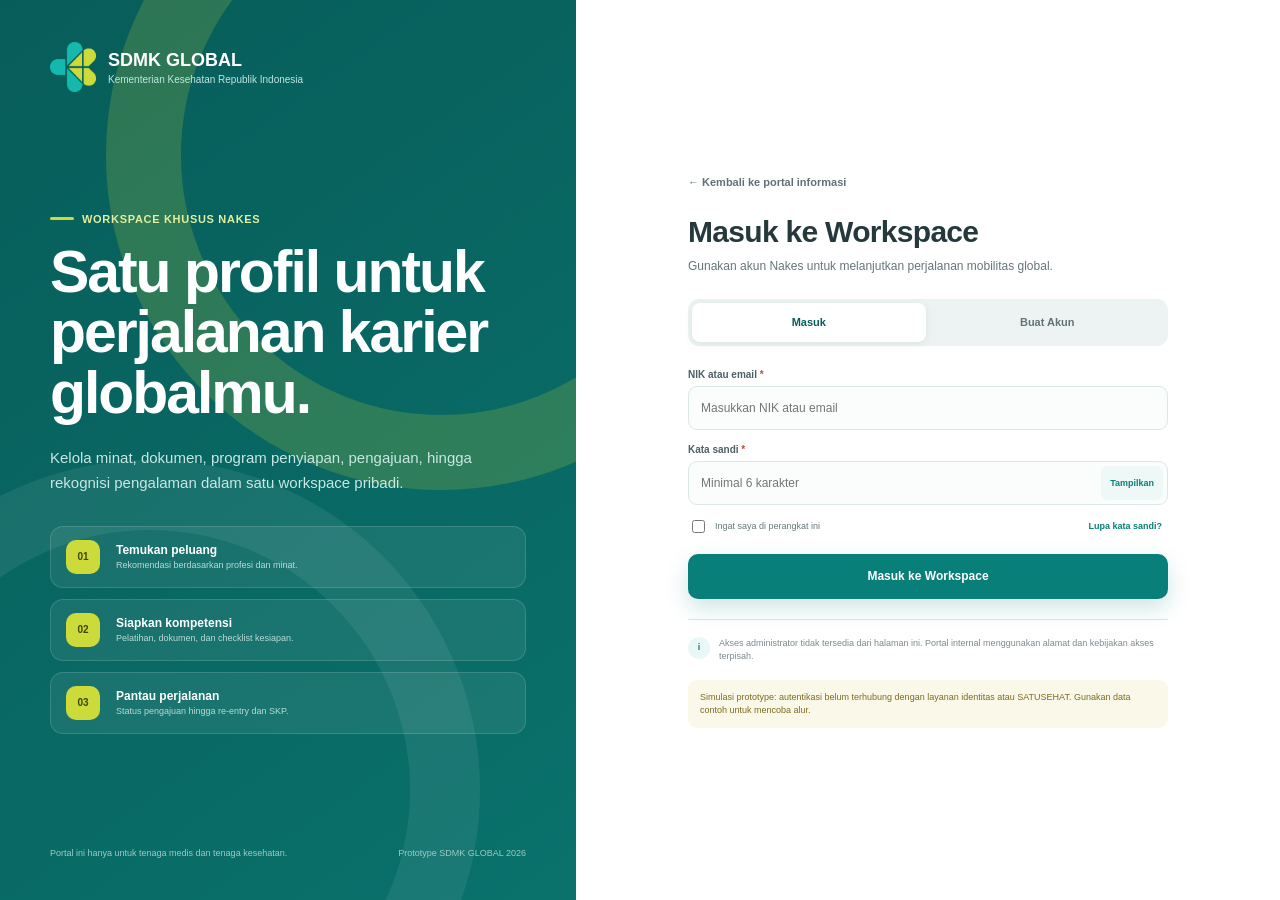
<file: workspace-nakes.html>
<!doctype html>
<html lang="id">
  <head>
    <meta charset="UTF-8" />
    <meta name="viewport" content="width=device-width, initial-scale=1.0" />
    <meta name="description" content="Workspace pribadi tenaga kesehatan untuk mengelola perjalanan mobilitas global." />
    <title>Workspace Nakes — SDMK GLOBAL</title>
    <style>
      :root { --teal:#14b8ad; --teal-dark:#087f78; --teal-deep:#075d5a; --lime:#ccdb39; --ink:#25383c; --muted:#66767a; --line:#dce7e7; --soft:#e9f8f6; --canvas:#f5faf9; --white:#fff; --warning:#ad7417; --danger:#b84c45; --blue:#3569c8; --shadow:0 12px 35px rgba(33,77,77,.09); }
      * { box-sizing:border-box; }
      html { scroll-behavior:smooth; }
      body { margin:0; color:var(--ink); background:var(--canvas); font-family:"Segoe UI",Arial,sans-serif; }
      button,input,select,textarea { font:inherit; }
      button { cursor:pointer; }
      a { color:inherit; text-decoration:none; }
      .app { display:grid; min-height:100vh; grid-template-columns:250px 1fr; }
      .sidebar { position:sticky; top:0; z-index:20; display:flex; height:100vh; flex-direction:column; padding:24px 17px 18px; color:#e9ffff; background:linear-gradient(180deg,var(--teal-deep),#064a48); }
      .brand { display:flex; align-items:center; gap:11px; padding:0 8px 23px; border-bottom:1px solid rgba(255,255,255,.12); }
      .brand img { width:38px; height:42px; object-fit:contain; }
      .brand strong { display:block; font-size:16px; letter-spacing:.1px; }
      .brand span { display:block; margin-top:2px; color:#9fd4d0; font-size:9px; }
      .nav-label { margin:23px 10px 8px; color:#7fb9b5; font-size:9px; font-weight:800; letter-spacing:.9px; text-transform:uppercase; }
      .nav { display:grid; gap:4px; }
      .nav button { display:flex; width:100%; min-height:41px; align-items:center; gap:10px; padding:0 11px; border:0; border-radius:9px; color:#bddedb; background:transparent; text-align:left; font-size:10px; font-weight:650; }
      .nav button:hover { color:#fff; background:rgba(255,255,255,.07); }
      .nav button.active { color:#fff; background:rgba(20,184,173,.28); }
      .nav-icon { display:grid; width:24px; height:24px; flex:0 0 24px; place-items:center; border-radius:7px; color:#efffb0; background:rgba(255,255,255,.08); font-size:10px; }
      .nav button.active .nav-icon { color:#334300; background:var(--lime); }
      .sidebar-foot { margin-top:auto; padding-top:15px; border-top:1px solid rgba(255,255,255,.12); }
      .mini-user { display:flex; align-items:center; gap:10px; padding:8px; }
      .avatar { display:grid; width:34px; height:34px; flex:0 0 34px; place-items:center; border-radius:50%; color:#fff; background:var(--teal); font-size:10px; font-weight:800; }
      .mini-user strong { display:block; overflow:hidden; max-width:135px; text-overflow:ellipsis; white-space:nowrap; font-size:10px; }
      .mini-user span { display:block; margin-top:2px; color:#8fc3bf; font-size:8px; }
      .logout { width:100%; height:34px; margin-top:6px; border:1px solid rgba(255,255,255,.13); border-radius:8px; color:#b8d8d5; background:transparent; font-size:9px; font-weight:700; }
      .logout:hover { color:#fff; background:rgba(255,255,255,.07); }

      .content { min-width:0; }
      .topbar { position:sticky; top:0; z-index:15; display:flex; min-height:70px; align-items:center; justify-content:space-between; gap:20px; padding:0 34px; border-bottom:1px solid var(--line); background:rgba(255,255,255,.95); backdrop-filter:blur(12px); }
      .page-title strong { display:block; font-size:17px; letter-spacing:-.2px; }
      .page-title span { display:block; margin-top:3px; color:var(--muted); font-size:9px; }
      .top-actions { display:flex; align-items:center; gap:9px; }
      .search { display:flex; width:min(300px,31vw); height:37px; align-items:center; gap:8px; padding:0 11px; border:1px solid var(--line); border-radius:9px; background:#f9fbfb; }
      .search input { min-width:0; flex:1; border:0; outline:0; color:var(--ink); background:transparent; font-size:10px; }
      .icon-btn { position:relative; display:grid; width:37px; height:37px; place-items:center; border:1px solid var(--line); border-radius:9px; color:#476064; background:#fff; }
      .icon-btn i { position:absolute; top:6px; right:6px; width:6px; height:6px; border:1px solid #fff; border-radius:50%; background:#e45349; }
      .menu-btn { display:none; }
      .main { padding:28px 34px 50px; }
      .view { display:none; animation:fade .16s ease; }
      .view.active { display:block; }
      @keyframes fade { from { opacity:.3; transform:translateY(3px); } }
      .notice { display:none; align-items:center; justify-content:space-between; gap:18px; margin-bottom:18px; padding:15px 17px; border:1px solid #bfe5e2; border-radius:12px; background:#edf9f8; }
      .notice.show { display:flex; }
      .notice strong { display:block; color:var(--teal-deep); font-size:11px; }
      .notice span { display:block; margin-top:3px; color:#608083; font-size:9px; }
      .notice button { height:33px; flex:0 0 auto; padding:0 12px; border:0; border-radius:8px; color:#fff; background:var(--teal-dark); font-size:9px; font-weight:750; }
      .welcome { position:relative; overflow:hidden; display:grid; grid-template-columns:1.4fr .8fr; gap:22px; margin-bottom:19px; padding:26px 28px; border-radius:17px; color:#fff; background:linear-gradient(120deg,var(--teal-deep),#0a8179); box-shadow:var(--shadow); }
      .welcome::after { position:absolute; top:-110px; right:-45px; width:260px; height:260px; border:42px solid rgba(204,219,57,.15); border-radius:50%; content:""; }
      .welcome-copy,.profile-ring { position:relative; z-index:1; }
      .welcome .eyebrow { color:#dce98a; font-size:9px; font-weight:800; letter-spacing:.7px; text-transform:uppercase; }
      .welcome h1 { margin:7px 0 9px; font-size:27px; letter-spacing:-.6px; }
      .welcome p { max-width:620px; margin:0; color:#c3e2df; font-size:10px; line-height:1.55; }
      .profile-ring { display:flex; align-items:center; justify-content:flex-end; gap:13px; }
      .ring { display:grid; width:70px; height:70px; place-items:center; border-radius:50%; background:conic-gradient(var(--lime) 0 68%,rgba(255,255,255,.16) 68%); }
      .ring::before { display:grid; width:55px; height:55px; place-items:center; border-radius:50%; content:"68%"; color:#fff; background:#08726c; font-size:14px; font-weight:800; }
      .profile-ring strong { display:block; font-size:10px; }
      .profile-ring span { display:block; margin:4px 0 8px; color:#b9dcd9; font-size:8px; }
      .profile-ring button { padding:0; border:0; color:#f1f7b5; background:transparent; font-size:9px; font-weight:750; }
      .grid { display:grid; gap:18px; }
      .grid.two { grid-template-columns:1.1fr .9fr; }
      .grid.three { grid-template-columns:repeat(3,1fr); }
      .card { border:1px solid var(--line); border-radius:14px; background:#fff; box-shadow:0 6px 20px rgba(32,73,74,.045); }
      .card-head { display:flex; align-items:flex-start; justify-content:space-between; gap:16px; padding:18px 19px 13px; }
      .card-head h2 { margin:0; font-size:14px; letter-spacing:-.2px; }
      .card-head p { margin:4px 0 0; color:var(--muted); font-size:9px; line-height:1.45; }
      .card-head button,.link-btn { border:0; color:var(--teal-dark); background:transparent; font-size:9px; font-weight:750; }
      .journey { display:grid; grid-template-columns:repeat(3,1fr); padding:4px 19px 19px; }
      .stage { position:relative; padding:15px 14px; border:1px solid var(--line); background:#fbfdfd; }
      .stage:first-child { border-radius:11px 0 0 11px; }
      .stage:last-child { border-radius:0 11px 11px 0; }
      .stage + .stage { border-left:0; }
      .stage.active { border-color:#a7ddd9; background:var(--soft); }
      .stage-num { display:grid; width:25px; height:25px; margin-bottom:10px; place-items:center; border-radius:8px; color:#6d7a7c; background:#e9eeee; font-size:9px; font-weight:800; }
      .stage.active .stage-num { color:#fff; background:var(--teal-dark); }
      .stage strong { display:block; font-size:10px; }
      .stage span { display:block; margin-top:4px; color:var(--muted); font-size:8px; line-height:1.4; }
      .task-list { padding:0 19px 18px; }
      .task { display:grid; grid-template-columns:31px 1fr auto; gap:11px; align-items:center; padding:12px 0; border-top:1px solid #edf2f2; }
      .task-icon { display:grid; width:31px; height:31px; place-items:center; border-radius:9px; color:var(--teal-dark); background:var(--soft); font-size:11px; font-weight:800; }
      .task strong { display:block; font-size:10px; }
      .task span { display:block; margin-top:3px; color:var(--muted); font-size:8px; }
      .task button { height:30px; padding:0 10px; border:1px solid #b8ddda; border-radius:7px; color:var(--teal-dark); background:#fff; font-size:8px; font-weight:750; }
      .status-list { display:grid; gap:11px; padding:0 19px 19px; }
      .status-row { display:flex; align-items:center; justify-content:space-between; gap:14px; padding:12px 13px; border-radius:10px; background:#f7faf9; }
      .status-row strong { display:block; font-size:10px; }
      .status-row span { color:var(--muted); font-size:8px; }
      .badge { display:inline-flex; min-height:23px; align-items:center; padding:0 8px; border-radius:99px; color:#276963; background:#daf3ef; font-size:8px; font-weight:750; white-space:nowrap; }
      .badge.warning { color:#835b14; background:#fbf0ce; }
      .badge.muted { color:#677477; background:#e9eeee; }
      .program-grid { display:grid; grid-template-columns:repeat(3,1fr); gap:14px; padding:0 19px 19px; }
      .program { overflow:hidden; border:1px solid var(--line); border-radius:11px; }
      .program-art { display:flex; height:67px; align-items:flex-end; padding:9px 11px; color:#fff; background:linear-gradient(120deg,#0b7f78,#18aaa1); font-size:8px; font-weight:750; }
      .program:nth-child(2) .program-art { background:linear-gradient(120deg,#4e729e,#7697ba); }
      .program:nth-child(3) .program-art { color:#3f4800; background:linear-gradient(120deg,#c4d534,#e4eb82); }
      .program-body { padding:12px; }
      .program-body strong { display:block; min-height:29px; font-size:10px; line-height:1.4; }
      .program-body span { display:block; margin:5px 0 10px; color:var(--muted); font-size:8px; }
      .program-body button { width:100%; height:29px; border:1px solid #badfdb; border-radius:7px; color:var(--teal-dark); background:#fff; font-size:8px; font-weight:750; }

      .section-intro { display:flex; align-items:flex-end; justify-content:space-between; gap:20px; margin-bottom:18px; }
      .section-intro h1 { margin:0; font-size:23px; letter-spacing:-.5px; }
      .section-intro p { max-width:660px; margin:6px 0 0; color:var(--muted); font-size:10px; line-height:1.5; }
      .primary,.secondary { min-height:38px; padding:0 13px; border-radius:8px; font-size:9px; font-weight:750; }
      .primary { border:1px solid var(--teal-dark); color:#fff; background:var(--teal-dark); }
      .secondary { border:1px solid var(--line); color:#4e6265; background:#fff; }
      .form-card { padding:20px; }
      .form-grid { display:grid; grid-template-columns:repeat(2,1fr); gap:15px; }
      .field label { display:block; margin-bottom:6px; color:#4d6064; font-size:9px; font-weight:700; }
      .field input,.field select,.field textarea { width:100%; min-height:40px; padding:9px 11px; border:1px solid var(--line); border-radius:8px; outline:0; color:var(--ink); background:#fbfdfd; font-size:10px; }
      .field textarea { min-height:84px; resize:vertical; }
      .field input:focus,.field select:focus,.field textarea:focus { border-color:var(--teal); box-shadow:0 0 0 3px rgba(20,184,173,.11); }
      .full { grid-column:1/-1; }
      .form-actions { display:flex; justify-content:flex-end; gap:9px; margin-top:18px; padding-top:16px; border-top:1px solid var(--line); }
      .document-list,.application-list,.checklist { display:grid; gap:10px; padding:0 19px 19px; }
      .document,.application { display:grid; grid-template-columns:38px 1fr auto; gap:12px; align-items:center; padding:13px; border:1px solid #e7eeee; border-radius:10px; }
      .doc-icon { display:grid; width:38px; height:38px; place-items:center; border-radius:9px; color:var(--teal-dark); background:var(--soft); font-size:9px; font-weight:800; }
      .document strong,.application strong { display:block; font-size:10px; }
      .document span,.application span { display:block; margin-top:3px; color:var(--muted); font-size:8px; }
      .document button { height:28px; padding:0 9px; border:1px solid var(--line); border-radius:7px; color:#53686b; background:#fff; font-size:8px; font-weight:700; }
      .filter-row { display:flex; flex-wrap:wrap; gap:7px; margin-bottom:17px; }
      .filter { min-height:31px; padding:0 11px; border:1px solid var(--line); border-radius:99px; color:#607174; background:#fff; font-size:8px; font-weight:700; }
      .filter.active { border-color:var(--teal-dark); color:#fff; background:var(--teal-dark); }
      .opportunity-grid { display:grid; grid-template-columns:repeat(3,1fr); gap:15px; }
      .opportunity { display:flex; min-height:210px; flex-direction:column; padding:17px; }
      .opportunity-top { display:flex; align-items:flex-start; justify-content:space-between; gap:10px; }
      .flag { display:grid; width:37px; height:28px; place-items:center; border-radius:6px; color:var(--teal-deep); background:var(--soft); font-size:8px; font-weight:800; }
      .opportunity h3 { margin:15px 0 6px; font-size:13px; line-height:1.35; }
      .opportunity p { margin:0; color:var(--muted); font-size:9px; line-height:1.45; }
      .opportunity-meta { display:flex; flex-wrap:wrap; gap:7px; margin:12px 0; color:#607174; font-size:8px; }
      .opportunity .primary { width:100%; margin-top:auto; }
      .timeline { position:relative; display:grid; gap:14px; padding:0 19px 19px 46px; }
      .timeline::before { position:absolute; top:5px; bottom:25px; left:29px; width:2px; background:#dcebea; content:""; }
      .timeline-item { position:relative; padding:13px 14px; border:1px solid var(--line); border-radius:10px; }
      .timeline-item::before { position:absolute; top:17px; left:-25px; width:10px; height:10px; border:3px solid #fff; border-radius:50%; background:var(--teal); box-shadow:0 0 0 1px #b8dad8; content:""; }
      .timeline-item strong { display:block; font-size:10px; }
      .timeline-item span { display:block; margin-top:4px; color:var(--muted); font-size:8px; line-height:1.4; }
      .progress { height:7px; overflow:hidden; border-radius:99px; background:#e6eeee; }
      .progress i { display:block; height:100%; border-radius:inherit; background:var(--teal); }
      .course { padding:15px 19px; border-top:1px solid #edf2f2; }
      .course-head { display:flex; justify-content:space-between; gap:15px; margin-bottom:9px; }
      .course strong { font-size:10px; }
      .course span { color:var(--muted); font-size:8px; }
      .check { display:flex; align-items:flex-start; gap:11px; padding:13px; border:1px solid #e7eeee; border-radius:10px; }
      .check input { width:17px; height:17px; margin:1px 0 0; accent-color:var(--teal-dark); }
      .check strong { display:block; font-size:10px; }
      .check span { display:block; margin-top:3px; color:var(--muted); font-size:8px; }
      .sync-box { display:flex; align-items:center; gap:15px; padding:18px; border:1px dashed #a9d8d5; border-radius:11px; background:#f5fbfa; }
      .sync-box b { display:grid; width:45px; height:45px; place-items:center; border-radius:12px; color:var(--teal-dark); background:#dff4f1; font-size:14px; }
      .sync-box strong { display:block; font-size:11px; }
      .sync-box span { display:block; margin-top:4px; color:var(--muted); font-size:8px; line-height:1.45; }
      .empty { padding:40px 24px; text-align:center; }
      .empty-icon { display:grid; width:56px; height:56px; margin:0 auto 13px; place-items:center; border-radius:17px; color:var(--teal-dark); background:var(--soft); font-size:19px; font-weight:800; }
      .empty h3 { margin:0; font-size:14px; }
      .empty p { max-width:430px; margin:7px auto 16px; color:var(--muted); font-size:9px; line-height:1.5; }
      .danger-card { border-color:#f0d9d6; background:#fffafa; }
      .danger-card .primary { border-color:var(--danger); background:var(--danger); }
      .toast { position:fixed; right:22px; bottom:22px; z-index:60; max-width:350px; padding:13px 15px; border:1px solid #b9e4df; border-radius:11px; color:#1c625d; background:#effaf9; box-shadow:0 16px 40px rgba(31,72,73,.16); font-size:9px; opacity:0; pointer-events:none; transform:translateY(10px); transition:.18s ease; }
      .toast.show { opacity:1; transform:translateY(0); }
      .prototype { margin-top:22px; color:#829093; font-size:8px; text-align:center; }
      .overlay { display:none; position:fixed; inset:0; z-index:18; background:rgba(15,35,36,.35); }
      @media(max-width:1100px){.grid.two{grid-template-columns:1fr}.opportunity-grid,.program-grid{grid-template-columns:repeat(2,1fr)}.welcome{grid-template-columns:1fr auto}.profile-ring div:last-child{display:none}}
      @media(max-width:820px){.app{grid-template-columns:1fr}.sidebar{position:fixed; left:-260px; width:250px; transition:.2s ease}.app.menu-open .sidebar{left:0}.app.menu-open .overlay{display:block}.menu-btn{display:grid}.topbar{padding:0 20px}.main{padding:23px 20px 40px}.search{display:none}.welcome{grid-template-columns:1fr}.profile-ring{justify-content:flex-start}.profile-ring div:last-child{display:block}.opportunity-grid,.grid.three{grid-template-columns:1fr 1fr}}
      @media(max-width:560px){.topbar{min-height:62px}.page-title span{display:none}.main{padding:18px 14px 35px}.welcome{padding:21px}.welcome h1{font-size:22px}.profile-ring{display:none}.journey{grid-template-columns:1fr;gap:8px}.stage,.stage:first-child,.stage:last-child{border:1px solid var(--line);border-radius:9px}.program-grid,.opportunity-grid,.grid.three,.form-grid{grid-template-columns:1fr}.task{grid-template-columns:31px 1fr}.task button{grid-column:2}.notice{align-items:flex-start;flex-direction:column}.section-intro{align-items:flex-start;flex-direction:column}.document,.application{grid-template-columns:35px 1fr}.document .badge,.application .badge,.document button{grid-column:2;justify-self:start}}
    </style>
  </head>
  <body>
    <div class="app" id="app">
      <aside class="sidebar">
        <a class="brand" href="landing-page.html"><img src="assets/logo-kemenkes.png" alt="Logo Kementerian Kesehatan" /><div><strong>SDMK GLOBAL</strong><span>Workspace Nakes Global</span></div></a>
        <div class="nav-label">Workspace</div>
        <nav class="nav" aria-label="Navigasi workspace">
          <button class="active" data-view="home"><span class="nav-icon">⌂</span>Ringkasan</button>
          <button data-view="profile"><span class="nav-icon">ID</span>Profil Global</button>
          <button data-view="documents"><span class="nav-icon">▤</span>Dokumen & Kompetensi</button>
          <button data-view="opportunities"><span class="nav-icon">◎</span>Peluang & Program</button>
          <button data-view="applications"><span class="nav-icon">↗</span>Pengajuan Saya</button>
          <button data-view="training"><span class="nav-icon">▶</span>Program Penyiapan</button>
          <button data-view="checklist"><span class="nav-icon">✓</span>Pra-Keberangkatan</button>
        </nav>
        <div class="nav-label">Perjalanan</div>
        <nav class="nav" aria-label="Navigasi perjalanan">
          <button data-view="placement"><span class="nav-icon">LN</span>Penempatan di LN</button>
          <button data-view="support"><span class="nav-icon">+</span>Bantuan & Pelindungan</button>
          <button data-view="reentry"><span class="nav-icon">SKP</span>Reintegrasi & SKP</button>
        </nav>
        <div class="sidebar-foot"><div class="mini-user"><span class="avatar" data-initial>MU</span><div><strong data-user-name>Maya Utami</strong><span>Akun Nakes • Prototype</span></div></div><button class="logout" id="logout" type="button">Keluar dari workspace</button></div>
      </aside>
      <div class="overlay" id="overlay"></div>

      <div class="content">
        <header class="topbar">
          <div class="page-title"><strong id="pageTitle">Ringkasan Workspace</strong><span id="pageSubtitle">Kelola langkah perjalanan karier globalmu</span></div>
          <div class="top-actions"><label class="search"><span>⌕</span><input id="globalSearch" aria-label="Cari di workspace" placeholder="Cari program atau dokumen..." /></label><button class="icon-btn" id="notification" type="button" aria-label="Notifikasi">♢<i></i></button><button class="icon-btn menu-btn" id="menuButton" type="button" aria-label="Buka menu">☰</button></div>
        </header>

        <main class="main">
          <section class="view active" data-page="home">
            <div class="notice" id="interestNotice"><div><strong>Minat pendaftaranmu sudah dibawa ke workspace</strong><span id="interestText">Lanjutkan dengan melengkapi profil agar rekomendasi lebih akurat.</span></div><button type="button" data-go="opportunities">Lihat rekomendasi</button></div>
            <div class="welcome"><div class="welcome-copy"><span class="eyebrow">Tahap aktif • Penyiapan sebelum penempatan</span><h1>Selamat datang, <span data-first-name>Maya</span>.</h1><p>Mulai dari profil global yang lengkap, pilih peluang yang sesuai, lalu ikuti program penyiapan sampai siap berangkat.</p></div><div class="profile-ring"><span class="ring" aria-label="Kelengkapan profil 68 persen"></span><div><strong>Kelengkapan profil</strong><span>3 data masih perlu dilengkapi</span><button type="button" data-go="profile">Lengkapi sekarang →</button></div></div></div>
            <div class="grid two">
              <article class="card"><div class="card-head"><div><h2>Perjalanan Mobilitas Global</h2><p>Tiga rumah besar layanan SDMK GLOBAL.</p></div></div><div class="journey"><div class="stage active"><span class="stage-num">01</span><strong>Penyiapan</strong><span>Profil, peluang, pelatihan, dan kesiapan.</span></div><div class="stage"><span class="stage-num">02</span><strong>Penempatan di LN</strong><span>Data penempatan dan pelindungan terintegrasi.</span></div><div class="stage"><span class="stage-num">03</span><strong>Reintegrasi</strong><span>Pengalaman, kepulangan, dan pengajuan SKP.</span></div></div></article>
              <article class="card"><div class="card-head"><div><h2>Status Pengajuan</h2><p>Pembaruan terakhir dari proses yang kamu ikuti.</p></div><button data-go="applications">Lihat semua</button></div><div class="status-list"><div class="status-row"><div><strong>Program Caregiver Jepang</strong><span>Dokumen sedang ditinjau</span></div><span class="badge warning">Verifikasi</span></div><div class="status-row"><div><strong>Pelatihan Bahasa Jepang N4</strong><span>Batch Oktober 2026</span></div><span class="badge">Terdaftar</span></div></div></article>
            </div>
            <div class="grid two" style="margin-top:18px">
              <article class="card"><div class="card-head"><div><h2>Langkah Berikutnya</h2><p>Selesaikan prioritas berikut untuk meningkatkan kesiapan.</p></div></div><div class="task-list"><div class="task"><span class="task-icon">01</span><div><strong>Lengkapi data STR dan SIP</strong><span>Diperlukan untuk verifikasi profesi.</span></div><button data-go="documents">Lengkapi</button></div><div class="task"><span class="task-icon">02</span><div><strong>Unggah sertifikat kompetensi</strong><span>PDF atau JPG, maksimal 5 MB.</span></div><button data-go="documents">Unggah</button></div><div class="task"><span class="task-icon">03</span><div><strong>Pilih program bahasa</strong><span>Disesuaikan dengan negara tujuan.</span></div><button data-go="training">Pilih</button></div></div></article>
              <article class="card"><div class="card-head"><div><h2>Rekomendasi untukmu</h2><p>Berdasarkan profesi, negara, dan minat.</p></div><button data-go="opportunities">Jelajahi semua</button></div><div class="program-grid"><div class="program"><div class="program-art">Jepang</div><div class="program-body"><strong>Caregiver – Mitra Penempatan</strong><span>Pendaftaran sampai 30 Sep</span><button data-action="interest">Lihat program</button></div></div><div class="program"><div class="program-art">Jerman</div><div class="program-body"><strong>Persiapan Perawat Jerman</strong><span>Pelatihan bahasa B1</span><button data-action="interest">Lihat program</button></div></div><div class="program"><div class="program-art">Global</div><div class="program-body"><strong>English for Healthcare</strong><span>Daring • Bersertifikat</span><button data-go="training">Lihat program</button></div></div></div></article>
            </div>
          </section>

          <section class="view" data-page="profile">
            <div class="section-intro"><div><h1>Profil Nakes Global</h1><p>Satu profil dipakai untuk pencocokan peluang, program penyiapan, dan proses verifikasi. Data profesional akan disinkronkan setelah integrasi tersedia.</p></div><span class="badge warning">68% lengkap</span></div>
            <form class="card form-card" id="profileForm"><div class="form-grid"><div class="field"><label>Nama lengkap</label><input name="name" data-name-input value="Maya Utami" required /></div><div class="field"><label>NIK</label><input value="3273••••••••4021" disabled /></div><div class="field"><label>Profesi</label><select><option>Perawat</option><option>Bidan</option><option>Dokter</option><option>Tenaga kesehatan lainnya</option></select></div><div class="field"><label>Nomor STR</label><input placeholder="Masukkan nomor STR" /></div><div class="field"><label>Nomor SIP</label><input placeholder="Masukkan nomor SIP" /></div><div class="field"><label>Pengalaman kerja</label><select><option>1–3 tahun</option><option>4–6 tahun</option><option>Lebih dari 6 tahun</option></select></div><div class="field"><label>Kemampuan bahasa</label><select><option>Bahasa Inggris – Menengah</option><option>Bahasa Jepang – Dasar</option><option>Bahasa Jerman – Dasar</option></select></div><div class="field"><label>Negara tujuan diminati</label><select><option>Jepang</option><option>Jerman</option><option>Arab Saudi</option><option>Negara lainnya</option></select></div><div class="field full"><label>Ringkasan pengalaman profesional</label><textarea placeholder="Ceritakan pengalaman klinis atau layanan kesehatan yang relevan."></textarea></div></div><div class="form-actions"><button class="secondary" type="button" data-toast="Perubahan dibatalkan pada prototype.">Batal</button><button class="primary" type="submit">Simpan profil</button></div></form>
          </section>

          <section class="view" data-page="documents">
            <div class="section-intro"><div><h1>Dokumen & Kompetensi</h1><p>Kelola dokumen identitas, legalitas profesi, sertifikat kompetensi, riwayat kerja, dan kemampuan bahasa.</p></div><button class="primary" type="button" data-upload>+ Unggah dokumen</button></div>
            <div class="grid two"><article class="card"><div class="card-head"><div><h2>Dokumen Wajib</h2><p>Dokumen untuk pemeriksaan kesiapan awal.</p></div><span class="badge warning">3/5 lengkap</span></div><div class="document-list"><div class="document"><span class="doc-icon">ID</span><div><strong>KTP / Identitas</strong><span>Diperbarui 12 Agustus 2026</span></div><span class="badge">Terverifikasi</span></div><div class="document"><span class="doc-icon">STR</span><div><strong>Surat Tanda Registrasi</strong><span>Belum diunggah</span></div><button data-upload>Unggah</button></div><div class="document"><span class="doc-icon">SIP</span><div><strong>Surat Izin Praktik</strong><span>Belum diunggah</span></div><button data-upload>Unggah</button></div><div class="document"><span class="doc-icon">CV</span><div><strong>Riwayat Hidup</strong><span>Diperbarui 20 Agustus 2026</span></div><span class="badge">Lengkap</span></div><div class="document"><span class="doc-icon">PS</span><div><strong>Paspor</strong><span>Berlaku sampai Mei 2030</span></div><span class="badge">Lengkap</span></div></div></article><article class="card"><div class="card-head"><div><h2>Kompetensi & Bahasa</h2><p>Bukti pendukung pencocokan program.</p></div></div><div class="document-list"><div class="document"><span class="doc-icon">CPD</span><div><strong>Sertifikat Kompetensi</strong><span>2 dokumen tersimpan</span></div><span class="badge">Lengkap</span></div><div class="document"><span class="doc-icon">EN</span><div><strong>OET / TOEFL / IELTS</strong><span>Belum ada bukti kemampuan</span></div><button data-upload>Unggah</button></div><div class="document"><span class="doc-icon">JP</span><div><strong>JLPT / JFT Basic</strong><span>Target: JLPT N4</span></div><span class="badge warning">Diproses</span></div></div></article></div>
            <input id="fileInput" type="file" hidden accept=".pdf,.jpg,.jpeg,.png" />
          </section>

          <section class="view" data-page="opportunities">
            <div class="section-intro"><div><h1>Peluang & Program</h1><p>Temukan peluang penempatan dan program penyiapan dari KP2MI, Poltekkes, mitra, dan pengguna tenaga kesehatan.</p></div></div>
            <div class="filter-row"><button class="filter active" data-filter="all">Semua</button><button class="filter" data-filter="placement">Peluang penempatan</button><button class="filter" data-filter="training">Pelatihan bahasa</button><button class="filter" data-filter="competency">Peningkatan kompetensi</button></div>
            <div class="opportunity-grid" id="opportunityGrid"><article class="card opportunity" data-type="placement"><div class="opportunity-top"><span class="flag">JP</span><span class="badge">Cocok 92%</span></div><h3>Caregiver – Jepang</h3><p>Program penempatan tenaga kesehatan melalui mitra terverifikasi.</p><div class="opportunity-meta"><span>Tokyo & Osaka</span><span>•</span><span>Perawat/Caregiver</span></div><button class="primary" data-apply="Caregiver – Jepang">Daftar minat</button></article><article class="card opportunity" data-type="training"><div class="opportunity-top"><span class="flag">DE</span><span class="badge">Cocok 85%</span></div><h3>Bahasa Jerman untuk Perawat</h3><p>Program persiapan bahasa sampai level B1 bersama mitra pelatihan.</p><div class="opportunity-meta"><span>Daring & luring</span><span>•</span><span>6 bulan</span></div><button class="primary" data-apply="Bahasa Jerman untuk Perawat">Daftar program</button></article><article class="card opportunity" data-type="competency"><div class="opportunity-top"><span class="flag">GL</span><span class="badge">SKP</span></div><h3>English for Healthcare</h3><p>Penguatan komunikasi klinis untuk persiapan kerja di luar negeri.</p><div class="opportunity-meta"><span>Daring</span><span>•</span><span>40 JP</span></div><button class="primary" data-apply="English for Healthcare">Daftar program</button></article><article class="card opportunity" data-type="placement"><div class="opportunity-top"><span class="flag">SA</span><span class="badge muted">Baru</span></div><h3>Perawat Rumah Sakit – Arab Saudi</h3><p>Kesempatan penempatan untuk perawat dengan pengalaman minimal dua tahun.</p><div class="opportunity-meta"><span>Riyadh</span><span>•</span><span>Perawat</span></div><button class="primary" data-apply="Perawat Rumah Sakit – Arab Saudi">Daftar minat</button></article><article class="card opportunity" data-type="training"><div class="opportunity-top"><span class="flag">JP</span><span class="badge warning">Terbatas</span></div><h3>Bahasa Jepang Intensif N4</h3><p>Program pembekalan bahasa dan budaya kerja Jepang.</p><div class="opportunity-meta"><span>Poltekkes</span><span>•</span><span>4 bulan</span></div><button class="primary" data-apply="Bahasa Jepang Intensif N4">Daftar program</button></article><article class="card opportunity" data-type="competency"><div class="opportunity-top"><span class="flag">AU</span><span class="badge muted">Persiapan</span></div><h3>Bridging Program Keperawatan</h3><p>Orientasi standar praktik dan komunikasi klinis internasional.</p><div class="opportunity-meta"><span>Blended</span><span>•</span><span>Perawat</span></div><button class="primary" data-apply="Bridging Program Keperawatan">Simpan minat</button></article></div>
          </section>

          <section class="view" data-page="applications"><div class="section-intro"><div><h1>Pengajuan Saya</h1><p>Pantau status minat, seleksi, verifikasi, serta program penyiapan yang sedang diikuti.</p></div><button class="primary" data-go="opportunities">Cari program</button></div><article class="card"><div class="card-head"><div><h2>Pengajuan Aktif</h2><p>Status ditampilkan berdasarkan pembaruan penyelenggara.</p></div></div><div class="application-list" id="applicationList"><div class="application"><span class="doc-icon">JP</span><div><strong>Caregiver – Jepang</strong><span>Diajukan 24 Agustus 2026 • Mitra Penempatan Sakura</span></div><span class="badge warning">Verifikasi dokumen</span></div><div class="application"><span class="doc-icon">N4</span><div><strong>Pelatihan Bahasa Jepang N4</strong><span>Batch Oktober 2026 • Poltekkes</span></div><span class="badge">Terdaftar</span></div></div></article></section>

          <section class="view" data-page="training"><div class="section-intro"><div><h1>Program Penyiapan</h1><p>Pelatihan bahasa, budaya negara tujuan, etika praktik, sistem kesehatan, dan uji kompetensi.</p></div><button class="primary" data-go="opportunities">Cari pelatihan</button></div><div class="grid two"><article class="card"><div class="card-head"><div><h2>Pelatihan Aktif</h2><p>Progres belajarmu dari mitra pembelajaran.</p></div></div><div class="course"><div class="course-head"><strong>Bahasa Jepang untuk Nakes – N4</strong><span>64%</span></div><div class="progress"><i style="width:64%"></i></div></div><div class="course"><div class="course-head"><strong>Budaya Kerja dan Etik Praktik Jepang</strong><span>30%</span></div><div class="progress"><i style="width:30%"></i></div></div><div class="course"><div class="course-head"><strong>Try Out Uji Kompetensi</strong><span>Belum dimulai</span></div><div class="progress"><i style="width:4%"></i></div></div></article><article class="card"><div class="card-head"><div><h2>Jadwal Terdekat</h2><p>Kegiatan yang memerlukan perhatianmu.</p></div></div><div class="timeline"><div class="timeline-item"><strong>Kelas percakapan klinis</strong><span>8 September 2026 • 19.00 WIB • Daring</span></div><div class="timeline-item"><strong>Simulasi wawancara</strong><span>12 September 2026 • 10.00 WIB • Poltekkes</span></div><div class="timeline-item"><strong>Try out kompetensi</strong><span>20 September 2026 • Daring</span></div></div></article></div></section>

          <section class="view" data-page="checklist"><div class="section-intro"><div><h1>Checklist Pra-Keberangkatan</h1><p>Checklist aktif setelah peserta lolos seleksi dan masuk batch persiapan keberangkatan.</p></div><span class="badge warning" id="checkCount">3/6 selesai</span></div><article class="card"><div class="card-head"><div><h2>Batch Jepang • Oktober 2026</h2><p>Target keberangkatan: 28 Oktober 2026</p></div></div><div class="checklist" id="checklist"><label class="check"><input type="checkbox" checked /><div><strong>Dokumen perjalanan terverifikasi</strong><span>Paspor, visa, dan kontrak penempatan.</span></div></label><label class="check"><input type="checkbox" checked /><div><strong>Pemeriksaan kesehatan</strong><span>Hasil medical check-up telah diterima.</span></div></label><label class="check"><input type="checkbox" checked /><div><strong>Orientasi pra-pemberangkatan</strong><span>Modul perlindungan dan kontak darurat.</span></div></label><label class="check"><input type="checkbox" /><div><strong>Konfirmasi tiket dan akomodasi</strong><span>Menunggu pembaruan dari mitra.</span></div></label><label class="check"><input type="checkbox" /><div><strong>Kontak darurat di negara tujuan</strong><span>Simpan perwakilan RI dan PIC fasilitas.</span></div></label><label class="check"><input type="checkbox" /><div><strong>Pernyataan kesiapan berangkat</strong><span>Dapat dikirim setelah seluruh tahap lengkap.</span></div></label></div></article></section>

          <section class="view" data-page="placement"><div class="section-intro"><div><h1>Penempatan di Luar Negeri</h1><p>Data penempatan, kontrak, fasilitas kerja, serta kontak darurat akan ditampilkan dari integrasi SATUSEHAT SDMK, KP2MI, dan Kemenlu.</p></div><span class="badge muted">Belum aktif</span></div><article class="card form-card"><div class="sync-box"><b>↻</b><div><strong>Data penempatan belum tersedia</strong><span>Fitur ini akan aktif setelah keberangkatan tercatat dan data penempatan diterima dari sistem sumber.</span></div></div><div class="empty"><div class="empty-icon">LN</div><h3>Kamu masih berada pada tahap penyiapan</h3><p>Selesaikan proses seleksi dan pra-keberangkatan. Setelah berangkat, negara, fasilitas kerja, skema penempatan, status kontrak, dan kontak darurat akan tampil di sini.</p><button class="secondary" data-go="checklist">Lihat kesiapan keberangkatan</button></div></article></section>

          <section class="view" data-page="support"><div class="section-intro"><div><h1>Bantuan & Pelindungan</h1><p>Akses bantuan selama persiapan dan penempatan. Kasus darurat akan diarahkan ke kanal resmi terkait.</p></div></div><div class="grid two"><article class="card form-card"><div class="sync-box"><b>24</b><div><strong>Butuh bantuan segera?</strong><span>Gunakan kontak darurat resmi jika keselamatan atau kesehatanmu terancam. Fitur pelaporan ini masih berupa simulasi.</span></div></div><div class="form-actions"><button class="primary" data-toast="Simulasi: formulir kasus pelindungan akan dibuka dan diteruskan ke petugas berwenang.">Buat laporan kasus</button></div></article><article class="card danger-card"><div class="card-head"><div><h2>Kontak Penting</h2><p>Akan disesuaikan otomatis berdasarkan negara penempatan.</p></div></div><div class="status-list"><div class="status-row"><div><strong>Perwakilan RI / Kemenlu</strong><span>Kontak tersedia saat negara tujuan terkonfirmasi.</span></div><span class="badge muted">Menunggu</span></div><div class="status-row"><div><strong>PIC Mitra Penempatan</strong><span>Kontak tersedia setelah kontrak diverifikasi.</span></div><span class="badge muted">Menunggu</span></div></div></article></div></section>

          <section class="view" data-page="reentry"><div class="section-intro"><div><h1>Reintegrasi & Rekognisi SKP</h1><p>Setelah kembali, lengkapi pengalaman kerja di luar negeri, unggah portofolio, dan ajukan penilaian SKP.</p></div><span class="badge muted">Tahap mendatang</span></div><div class="grid two"><article class="card"><div class="empty"><div class="empty-icon">↩</div><h3>Re-entry belum dapat dimulai</h3><p>Status kepulangan akan dibaca dari integrasi terkait. Setelah aktif, kamu dapat mencatat jabatan, durasi, pengalaman, serta bukti kerja di luar negeri.</p></div></article><article class="card"><div class="empty"><div class="empty-icon">SKP</div><h3>Pengajuan SKP</h3><p>Kumpulkan portofolio dan usulan penilaian. Hasil penetapan akan diproses oleh KKI atau kolegium sesuai ketentuan.</p><button class="secondary" data-toast="Pengajuan SKP tersedia setelah status re-entry terverifikasi.">Pelajari persyaratan</button></div></article></div></section>

          <p class="prototype">Prototype SDMK GLOBAL 2026 • Seluruh data pada workspace ini adalah data simulasi dan belum terhubung ke sistem eksternal.</p>
        </main>
      </div>
    </div>
    <div class="toast" id="toast" role="status">Informasi tersimpan.</div>
    <script>
      const storedUser = JSON.parse(sessionStorage.getItem('sigmaUser') || 'null');
      if (!storedUser) window.location.replace('login.html?next=workspace-nakes.html');

      const app = document.getElementById('app');
      const toast = document.getElementById('toast');
      const titles = {
        home:['Ringkasan Workspace','Kelola langkah perjalanan karier globalmu'], profile:['Profil Global','Data pribadi dan profesi'], documents:['Dokumen & Kompetensi','Legalitas, sertifikat, dan kemampuan bahasa'], opportunities:['Peluang & Program','Rekomendasi mobilitas dan program penyiapan'], applications:['Pengajuan Saya','Pantau seluruh status pengajuan'], training:['Program Penyiapan','Pelatihan bahasa dan peningkatan kompetensi'], checklist:['Pra-Keberangkatan','Checklist kesiapan peserta'], placement:['Penempatan di LN','Data penempatan dan pelindungan'], support:['Bantuan & Pelindungan','Kanal bantuan selama perjalanan'], reentry:['Reintegrasi & SKP','Kepulangan, pengalaman, dan rekognisi']
      };
      let toastTimer;
      function showToast(message){ toast.textContent=message; toast.classList.add('show'); clearTimeout(toastTimer); toastTimer=setTimeout(()=>toast.classList.remove('show'),2700); }
      function go(view){ document.querySelectorAll('.view').forEach((page)=>page.classList.toggle('active',page.dataset.page===view)); document.querySelectorAll('.nav button').forEach((button)=>button.classList.toggle('active',button.dataset.view===view)); document.getElementById('pageTitle').textContent=titles[view][0]; document.getElementById('pageSubtitle').textContent=titles[view][1]; app.classList.remove('menu-open'); window.scrollTo({top:0,behavior:'smooth'}); }

      const user = storedUser || {name:'Maya Utami'};
      const fullName = user.name || 'Tenaga Kesehatan';
      const initials = fullName.split(/\s+/).slice(0,2).map((part)=>part[0]).join('').toUpperCase();
      document.querySelectorAll('[data-user-name]').forEach((el)=>el.textContent=fullName);
      document.querySelectorAll('[data-first-name]').forEach((el)=>el.textContent=fullName.split(/\s+/)[0]);
      document.querySelectorAll('[data-initial]').forEach((el)=>el.textContent=initials);
      document.querySelectorAll('[data-name-input]').forEach((el)=>el.value=fullName);

      const draft = JSON.parse(sessionStorage.getItem('sigmaInterestDraft') || 'null');
      if (draft){ const notice=document.getElementById('interestNotice'); notice.classList.add('show'); document.getElementById('interestText').textContent=draft.program ? `${draft.program} siap dilanjutkan. Lengkapi profil sebelum mengirim pengajuan.` : `Minat ${draft.path || 'mobilitas global'} tersimpan. Lengkapi profil untuk melihat rekomendasi.`; }

      document.querySelectorAll('[data-view]').forEach((button)=>button.addEventListener('click',()=>go(button.dataset.view)));
      document.querySelectorAll('[data-go]').forEach((button)=>button.addEventListener('click',()=>go(button.dataset.go)));
      document.querySelectorAll('[data-toast]').forEach((button)=>button.addEventListener('click',()=>showToast(button.dataset.toast)));
      document.getElementById('menuButton').addEventListener('click',()=>app.classList.toggle('menu-open'));
      document.getElementById('overlay').addEventListener('click',()=>app.classList.remove('menu-open'));
      document.getElementById('notification').addEventListener('click',()=>showToast('2 pembaruan: verifikasi dokumen dan jadwal kelas baru.'));
      document.getElementById('logout').addEventListener('click',()=>{ sessionStorage.removeItem('sigmaUser'); window.location.href='landing-page.html'; });
      document.getElementById('profileForm').addEventListener('submit',(event)=>{ event.preventDefault(); if(!event.currentTarget.reportValidity())return; const name=event.currentTarget.elements.name.value.trim(); const nextUser={...user,name}; sessionStorage.setItem('sigmaUser',JSON.stringify(nextUser)); document.querySelectorAll('[data-user-name]').forEach((el)=>el.textContent=name); document.querySelectorAll('[data-first-name]').forEach((el)=>el.textContent=name.split(/\s+/)[0]); showToast('Profil berhasil disimpan pada sesi prototype.'); });

      const fileInput=document.getElementById('fileInput');
      document.querySelectorAll('[data-upload]').forEach((button)=>button.addEventListener('click',()=>fileInput.click()));
      fileInput.addEventListener('change',()=>{ if(fileInput.files[0])showToast(`${fileInput.files[0].name} dipilih untuk diunggah.`); fileInput.value=''; });
      document.querySelectorAll('[data-apply]').forEach((button)=>button.addEventListener('click',()=>{ const title=button.dataset.apply; button.textContent='Minat tersimpan'; button.disabled=true; const list=document.getElementById('applicationList'); const item=document.createElement('div'); item.className='application'; item.innerHTML=`<span class="doc-icon">NEW</span><div><strong>${title}</strong><span>Baru saja diajukan • Menunggu kelengkapan profil</span></div><span class="badge warning">Draft</span>`; list.appendChild(item); showToast(`${title} ditambahkan ke Pengajuan Saya.`); }));
      document.querySelectorAll('[data-action="interest"]').forEach((button)=>button.addEventListener('click',()=>go('opportunities')));
      document.querySelectorAll('[data-filter]').forEach((button)=>button.addEventListener('click',()=>{ document.querySelectorAll('[data-filter]').forEach((item)=>item.classList.toggle('active',item===button)); document.querySelectorAll('#opportunityGrid [data-type]').forEach((item)=>item.hidden=button.dataset.filter!=='all'&&item.dataset.type!==button.dataset.filter); }));
      const checkboxes=[...document.querySelectorAll('#checklist input')];
      function updateChecks(){ const completed=checkboxes.filter((box)=>box.checked).length; document.getElementById('checkCount').textContent=`${completed}/${checkboxes.length} selesai`; sessionStorage.setItem('sigmaChecklist',JSON.stringify(checkboxes.map((box)=>box.checked))); }
      const savedChecks=JSON.parse(sessionStorage.getItem('sigmaChecklist')||'null');
      if(savedChecks) checkboxes.forEach((box,index)=>box.checked=Boolean(savedChecks[index]));
      checkboxes.forEach((box)=>box.addEventListener('change',updateChecks)); updateChecks();
      document.getElementById('globalSearch').addEventListener('keydown',(event)=>{ if(event.key==='Enter'){ event.preventDefault(); go('opportunities'); showToast(`Menampilkan hasil untuk “${event.currentTarget.value || 'semua program'}”.`); } });
    </script>
  </body>
</html>
</file>
<file: assets/hero-slider.css>
[hidden] { display: none !important; }
.hero h1 .hero-title-before { color: #183b3d; }
.destination-section { background: #f8fcfb; }
.destination-grid { display: grid; grid-template-columns: repeat(6, 1fr); gap: 12px; }
.destination-card { display: grid; min-height: 126px; place-items: center; gap: 5px; padding: 13px 8px; border: 1px solid #dce8e8; border-radius: 15px; background: #fff; color: #25383c; cursor: pointer; transition: transform 160ms ease, border 160ms ease, box-shadow 160ms ease; }
.destination-card:hover, .destination-card.selected { transform: translateY(-3px); border-color: #14b8ad; box-shadow: 0 10px 25px rgba(31,75,76,.12); }
.destination-flag { font-size: 37px; line-height: 1; }
.destination-card strong { font-size: 12px; }
.destination-card small { color: #627277; font-size: 9px; }
.destination-detail { display: grid; gap: 18px; margin-top: 25px; padding: 25px; border: 1px solid #dce8e8; border-radius: 18px; background: #fff; }
.destination-detail h3 { margin: 0 0 5px; font-size: 25px; }
.destination-detail p { margin: 0; color: #627277; font-size: 13px; }
.module-grid { display: grid; grid-template-columns: repeat(5, 1fr); gap: 10px; }
.module-card { min-height: 110px; padding: 15px; border-radius: 12px; background: #e7f8f6; }
.module-card:nth-child(even) { background: #f6f9d7; }
.module-card span { display: block; margin-bottom: 18px; color: #087f78; font-size: 11px; font-weight: 800; }
.module-card strong { font-size: 12px; line-height: 1.4; }
.hero-visual .hero-photo { inset: 0; border-radius: 36px; }
.hero-photo::after { display: none; }
.hero-slide { position: absolute; inset: 0; }
.hero-slide::after { content: ''; position: absolute; inset: 0; background: linear-gradient(180deg, transparent 35%, rgba(4,61,59,.88)); }
.hero-slide .photo-caption { left: 26px; right: 26px; bottom: 85px; }
.slider-controls { position: absolute; z-index: 3; bottom: 26px; left: 30px; right: 30px; display: flex; align-items: center; gap: 10px; }
.slider-controls button { min-width: 36px; min-height: 36px; padding: 6px 10px; border: 1px solid #ffffff70; border-radius: 99px; background: #074c49b8; color: white; cursor: pointer; }
.slider-controls button:focus-visible { outline: 3px solid #ccdb39; outline-offset: 3px; }
.slider-dots { display: flex; flex: 1; flex-wrap: wrap; justify-content: center; gap: 2px; }
.slider-dots button { min-width: 20px; width: 20px; padding: 0; border: none; background: transparent; }
.slider-dots button::after { content: ''; display: block; margin: auto; width: 7px; height: 7px; border-radius: 99px; background: #ffffff70; }
.slider-dots button[aria-current="true"]::after { background: #ccdb39; width: 16px; }
.cms-toolbar { display: flex; flex-wrap: wrap; gap: 12px; align-items: center; margin-bottom: 16px; }
.cms-toolbar a { color: #087f78; }
.cms-note { color: #627277; font-size: 13px; line-height: 1.6; }
.cms-list { display: grid; gap: 18px; margin: 20px 0; }
.cms-card { display: grid; grid-template-columns: minmax(180px, 260px) minmax(0, 1fr); gap: 24px; padding: 22px; border: 1px solid #dce8e8; border-radius: 16px; background: white; }
.cms-preview { width: 100%; height: 240px; object-fit: cover; border-radius: 12px; background: #e7f8f6; }
.cms-fields { display: grid; gap: 12px; min-width: 0; }
.cms-fields label { display: grid; gap: 6px; font-size: 12px; font-weight: 600; }
.cms-fields input:not([type="checkbox"]), .cms-fields textarea { width: 100%; padding: 10px; border: 1px solid #ccdedd; border-radius: 7px; font: inherit; }
.cms-fields .cms-active { display: flex; align-items: center; }
.cms-actions { display: flex; flex-wrap: wrap; gap: 8px; }
.cms-actions button, .cms-toolbar button { padding: 9px 14px; border: 1px solid #cfe0df; border-radius: 8px; background: white; color: #075d5a; cursor: pointer; }
.cms-toolbar .cms-save { background: #087f78; color: white; }
.cms-hero-settings { margin: 20px 0 26px; padding: 22px; border: 1px solid #dce8e8; border-radius: 16px; background: #f8fcfb; }
.cms-hero-settings h3 { margin: 0 0 6px; color: #214447; }
.cms-settings-grid { display: grid; grid-template-columns: 1fr 1fr; gap: 12px; margin: 16px 0; }
.cms-settings-grid label { display: grid; gap: 6px; color: #35494d; font-size: 12px; font-weight: 650; }
.cms-settings-grid input, .cms-settings-grid textarea { width: 100%; padding: 10px; border: 1px solid #ccdedd; border-radius: 7px; font: inherit; }
.cms-settings-grid textarea { min-height: 82px; resize: vertical; }
.cms-save-settings { padding: 9px 14px; border: 0; border-radius: 8px; background: #087f78; color: white; cursor: pointer; }
.cms-destination-editor { display: grid; gap: 8px; margin: 16px 0; }
.cms-destination-row { display: grid; grid-template-columns: 1.1fr 60px 2fr auto; gap: 8px; align-items: center; }
.cms-destination-row input:not([type="checkbox"]) { width: 100%; padding: 9px; border: 1px solid #ccdedd; border-radius: 7px; font: inherit; }
.cms-destination-row label { color: #627277; font-size: 11px; white-space: nowrap; }
.cms-actions button:disabled { opacity: .4; cursor: default; }
.cms-status { min-height: 22px; color: #075d5a; font-size: 13px; }
.cms-status[data-error="true"] { color: #b42e25; }
@media (max-width: 900px) { .destination-grid { grid-template-columns: repeat(4, 1fr); } .module-grid { grid-template-columns: repeat(2, 1fr); } }
@media (max-width: 600px) { .destination-grid { grid-template-columns: repeat(2, 1fr); } .cms-card { grid-template-columns: 1fr; padding: 16px; } .cms-preview { height: 210px; } .cms-settings-grid { grid-template-columns: 1fr; } .cms-destination-row { grid-template-columns: 1fr 52px; } .cms-destination-row input[data-destination="modules"] { grid-column: 1 / -1; } .cms-destination-row label { grid-column: 1 / -1; } .hero-visual .hero-photo { border-radius: 25px; } .hero-slide .photo-caption { left: 18px; right: 18px; bottom: 82px; } .slider-controls { left: 22px; right: 22px; gap: 5px; } }
</file>
